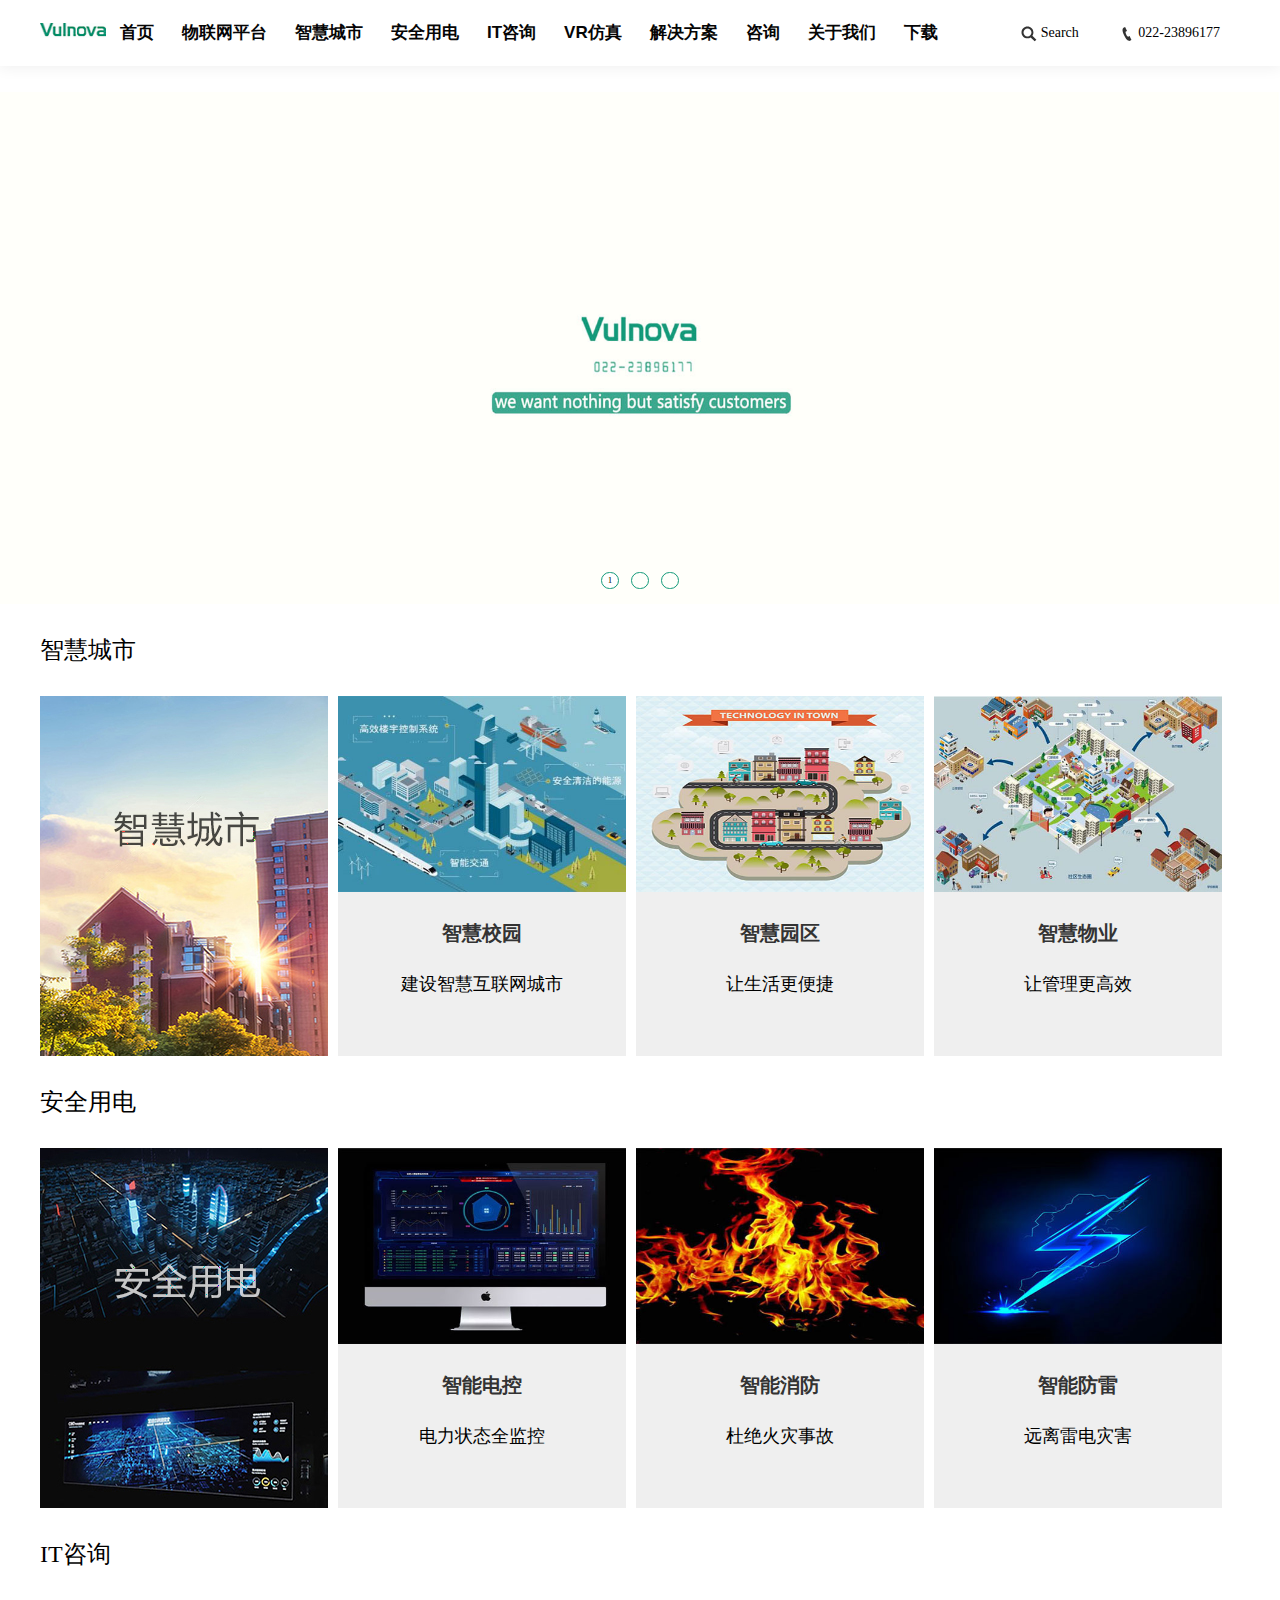
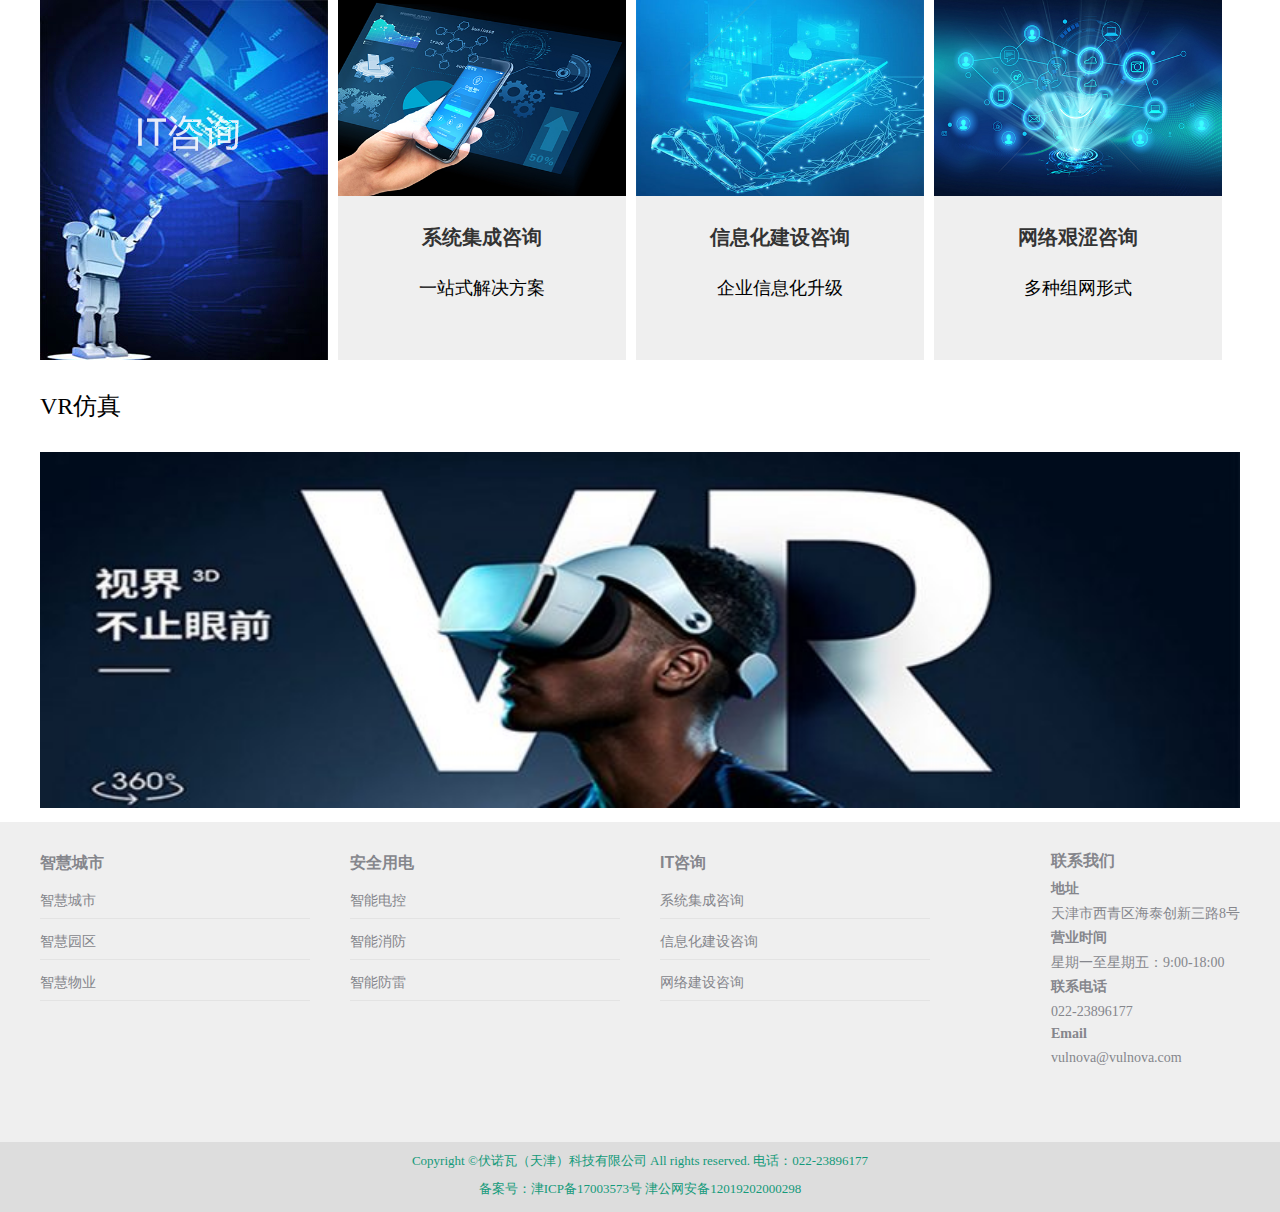
<file: index.html>
<!--
 * @Author: your name
 * @Date: 2020-04-24 15:02:17
 * @LastEditTime: 2020-04-27 15:13:42
 * @LastEditors: Please set LastEditors
 * @Description: In User Settings Edit
 * @FilePath: \vueCodee:\vulnova\index.html
 -->
<!DOCTYPE html>
<html lang="en">
<head>
    <meta charset="UTF-8">
    <meta name="viewport" content="width=device-width, initial-scale=1.0">
    <title>vulnova</title>
    <link rel="stylesheet" href="css/common.css">
    <link rel="stylesheet" href="css/index.css">
    <link rel="stylesheet" href="css/banner.css">
    <script src="js/jquery-1.12.2.js"></script>
    <script src="js/banner.js"></script>
    <script src="js/index.js"></script>
    <script>
        $(function () {
            //滚动条事件
            $(window).scroll(function () {
                console.log($(document).scrollTop());
               //判断向上卷曲出去的距离是否大于等于 应用类样式top的div的高度
                if($(document).scrollTop()>=66){
                    //获取导航栏的元素 .nav 脱离文档流
                    $(".nav").css("position","fixed").css("top",0);
                    $(".main").css("marginTop",$(".nav").height());
 
                }else{
                    $(".nav").css("position","static");
                    $(".main").css("marginTop",0);
                }
            });
        });
     </script>
</head>
<body>
    <!-- 头部 -->
    <div class="nav">
        <nav>
            <div class="header_logo">
                <a href="index.html">
                    <img src="img/logo.jpg" alt="" width="66px" height="15px" sizes="65px">
                </a>
            </div>
            <div class="head_list">
                <ul class="header_nav">
                    <li class="header_list">
                        <a href="index.html">首页</a>
                    </li>
                    <li class="header_list">
                        <a href="login.html">物联网平台</a>
                    </li>
                    <li class="header_list">
                        <a>智慧城市</a>
                        <ul class="city_list">
                            <li><a href="city.html">智慧城市</a></li>
                            <li><a href="school.html">智慧校区</a></li>
                            <li><a href="property.html">智慧物业</a></li>
                        </ul>
                    </li>
                    <li class="header_list">
                        <a>安全用电</a>
                        <ul class="city_list">
                            <li><a href="electronic_control.html">智能电控</a></li>
                            <li><a href="fire_control.html">智能消防</a></li>
                            <li><a href="lightning_protection.html">智能防雷</a></li>
                        </ul>
                    </li>
                    <li class="header_list">
                        <a>IT咨询</a>
                        <ul class="city_list">
                            <li><a href="it_consultation.html">系统集成咨询</a></li>
                            <li><a href="it_consultation.html">信息化建设咨询</a></li>
                            <li><a href="it_consultation.html">网络艰涩咨询</a></li>
                        </ul>
                    </li>
                    <li class="header_list">
                        <a href="index.html">VR仿真</a>
                    </li>
                    <li class="header_list">
                        <a>解决方案</a>
                        <ul class="city_list">
                            <li><a href="information_technology.html">信息化基础建设</a></li>
                            <li><a href="data_construction.html">数据中心建设</a></li>
                        </ul>
                    </li>
                    <li class="header_list">
                        <a href="index.html">咨询</a>
                    </li>
                    <li class="header_list">
                        <a>关于我们</a>
                        <ul class="city_list">
                            <li><a href="introduction.html">公司简介</a></li>
                            <li><a href="com_address.html">联系我们</a></li>
                            <li><a href="recruit.html">招贤纳士</a></li>
                        </ul>
                    </li>
                    <li class="header_list">
                        <a href="index.html">下载</a>
                    </li>
                </ul>
            </div>
            <div class="phone">
                <img src="img/phone.svg" alt="">
                        <span>022-23896177</span>
            </div>
            <div class="search">
                <img src="img/search.svg" alt="">
                <span>Search</span>
            </div>
            
            
        </nav>
    </div>
   
    <div class="main">
         <!-- 轮播图 -->
        <div class="frame">
            <div class="banners">
    
                <!--受保护块，不建议修改》》》-->
                <div class="click_left"><img class="get_height" onclick="banner_left_right('left')" src="img/banner_left.png"></div>
                <div class="click_right"><img onclick="banner_left_right('right')" src="img/banner_right.png"></div>
                <div class="number">
                    <div class="numbers"></div>
                    <div style="clear: both;"></div>
                </div>
                <!--《《《受保护块，不建议修改-->
    
                <!--onlick事件调用函数link(参数1，参数2)>>>参数1:跳转链接; 参数2:跳转方式（true:在新的窗口打开链接,false:在当前窗口打开链接）-->
                <div class="banner_img">
    
                    <!--在此位置内添加img标签即可>>>-->
                    <img class="banner_img1" src="img/1-1.jpg">
                    <img class="banner_img2" src="img/2-1.jpg">
                    <img class="banner_img3" src="img/3-2.jpg">
                    <!--<<<在此位置内添加img标签即可-->
                    
                </div>
    
                <!--此段代码不可移动位置-->
                <script type="text/javascript">
                    loads();
                </script>
                <!--此段代码不可移动位置-->
    
            </div>
        </div>
        <!-- 智慧城市 -->
        <div class="products">
            <div class="recom-hd">
				<h4>智慧城市</h4>
            </div>
            <div class="recom-bd">
                <div class="recom-list">
                    <img src="img/city.jpg" alt="" >
                </div>
                <div class="recom-list">
                    <img src="img/cs.jpg" alt="" width="288" height="196">
                    <h3><a href="#">智慧校园</a></h3>
                    <span>建设智慧互联网城市</span>
                </div>
                <div class="recom-list">
                    <img src="img/yq.jpg" alt="" width="288" height="196">
                    <h3><a href="#">智慧园区</a></h3>
                    <span>让生活更便捷</span>
                </div>
                <div class="recom-list">
                    <img src="img/wy.jpg" alt="" width="288" height="196">
                    <h3><a href="#">智慧物业</a></h3>
                    <span>让管理更高效</span>
                </div>
            </div>
            
        </div>
        <!-- 安全用电 -->
        <div class="products">
            <div class="recom-hd">
				<h4>安全用电</h4>
            </div>
            <div class="recom-bd">
                <div class="recom-list">
                    <img src="img/aq.jpg" alt="" >
                </div>
                <div class="recom-list">
                    <img src="img/dk.jpg" alt="" width="288" height="196">
                    <h3><a href="#">智能电控</a></h3>
                    <span>电力状态全监控</span>
                </div>
                <div class="recom-list">
                    <img src="img/xf.jpg" alt="" width="288" height="196">
                    <h3><a href="#">智能消防</a></h3>
                    <span>杜绝火灾事故</span>
                </div>
                <div class="recom-list">
                    <img src="img/fl.jpg" alt="" width="288" height="196">
                    <h3><a href="#">智能防雷</a></h3>
                    <span>远离雷电灾害</span>
                </div>
            </div>
            
        </div>
        <!-- IT咨询 -->
        <div class="products">
            <div class="recom-hd">
				<h4>IT咨询</h4>
            </div>
            <div class="recom-bd">
                <div class="recom-list">
                    <img src="img/it.jpg" alt="" >
                </div>
                <div class="recom-list">
                    <img src="img/jc.jpg" alt="" width="288" height="196">
                    <h3><a href="#">系统集成咨询</a></h3>
                    <span>一站式解决方案</span>
                </div>
                <div class="recom-list">
                    <img src="img/101.jpg" alt="" width="288" height="196">
                    <h3><a href="#">信息化建设咨询</a></h3>
                    <span>企业信息化升级</span>
                </div>
                <div class="recom-list">
                    <img src="img/102.jpg" alt="" width="288" height="196">
                    <h3><a href="#">网络艰涩咨询</a></h3>
                    <span>多种组网形式</span>
                </div>
            </div>
            
        </div>
        <!-- VR仿真 -->
        <div class="products">
            <div class="recom-hd">
				<h4>VR仿真</h4>
            </div>
            <div class="recom-bd">
                <img src="img/VR1-768x228.jpg" alt="" width="1200" >
            </div>
            
        </div>
        <footer>
            <div class="footer-in">
				<div class="footer-l">
					<dl>
						<dt>智慧城市</dt>
						<dd><a href="#">智慧城市</a></dd>
						<dd><a href="#">智慧园区</a></dd>
						<dd><a href="#">智慧物业</a></dd>
					</dl>
					<dl>
						<dt>安全用电</dt>
						<dd><a href="#">智能电控</a></dd>
						<dd><a href="#">智能消防</a></dd>
						<dd><a href="#">智能防雷</a></dd>
					</dl>
					<dl>
						<dt>IT咨询</dt>
						<dd><a href="#">系统集成咨询</a></dd>
						<dd><a href="#">信息化建设咨询</a></dd>
						<dd><a href="#">网络建设咨询</a></dd>
                    </dl>
                </div>
                <div class="footer-r">
                    <h4>联系我们</h4>
                    <p>地址</p>
                    <span>天津市西青区海泰创新三路8号</span>
                    <p>营业时间</p>
                    <span>星期一至星期五：9:00-18:00</span>
                    <p>联系电话</p>
                    <span>022-23896177</span>
                    <p>Email</p>
                    <span>vulnova@vulnova.com</span>
                </div>
            </div>
            <div class="footer-on">
                <p>Copyright ©伏诺瓦（天津）科技有限公司 All rights reserved. 电话：022-23896177</p>
                <p>备案号：津ICP备17003573号 津公网安备12019202000298</p>
            </div>
		</footer>
        </footer>
    </div>
    
    
</body>
</html>
</file>
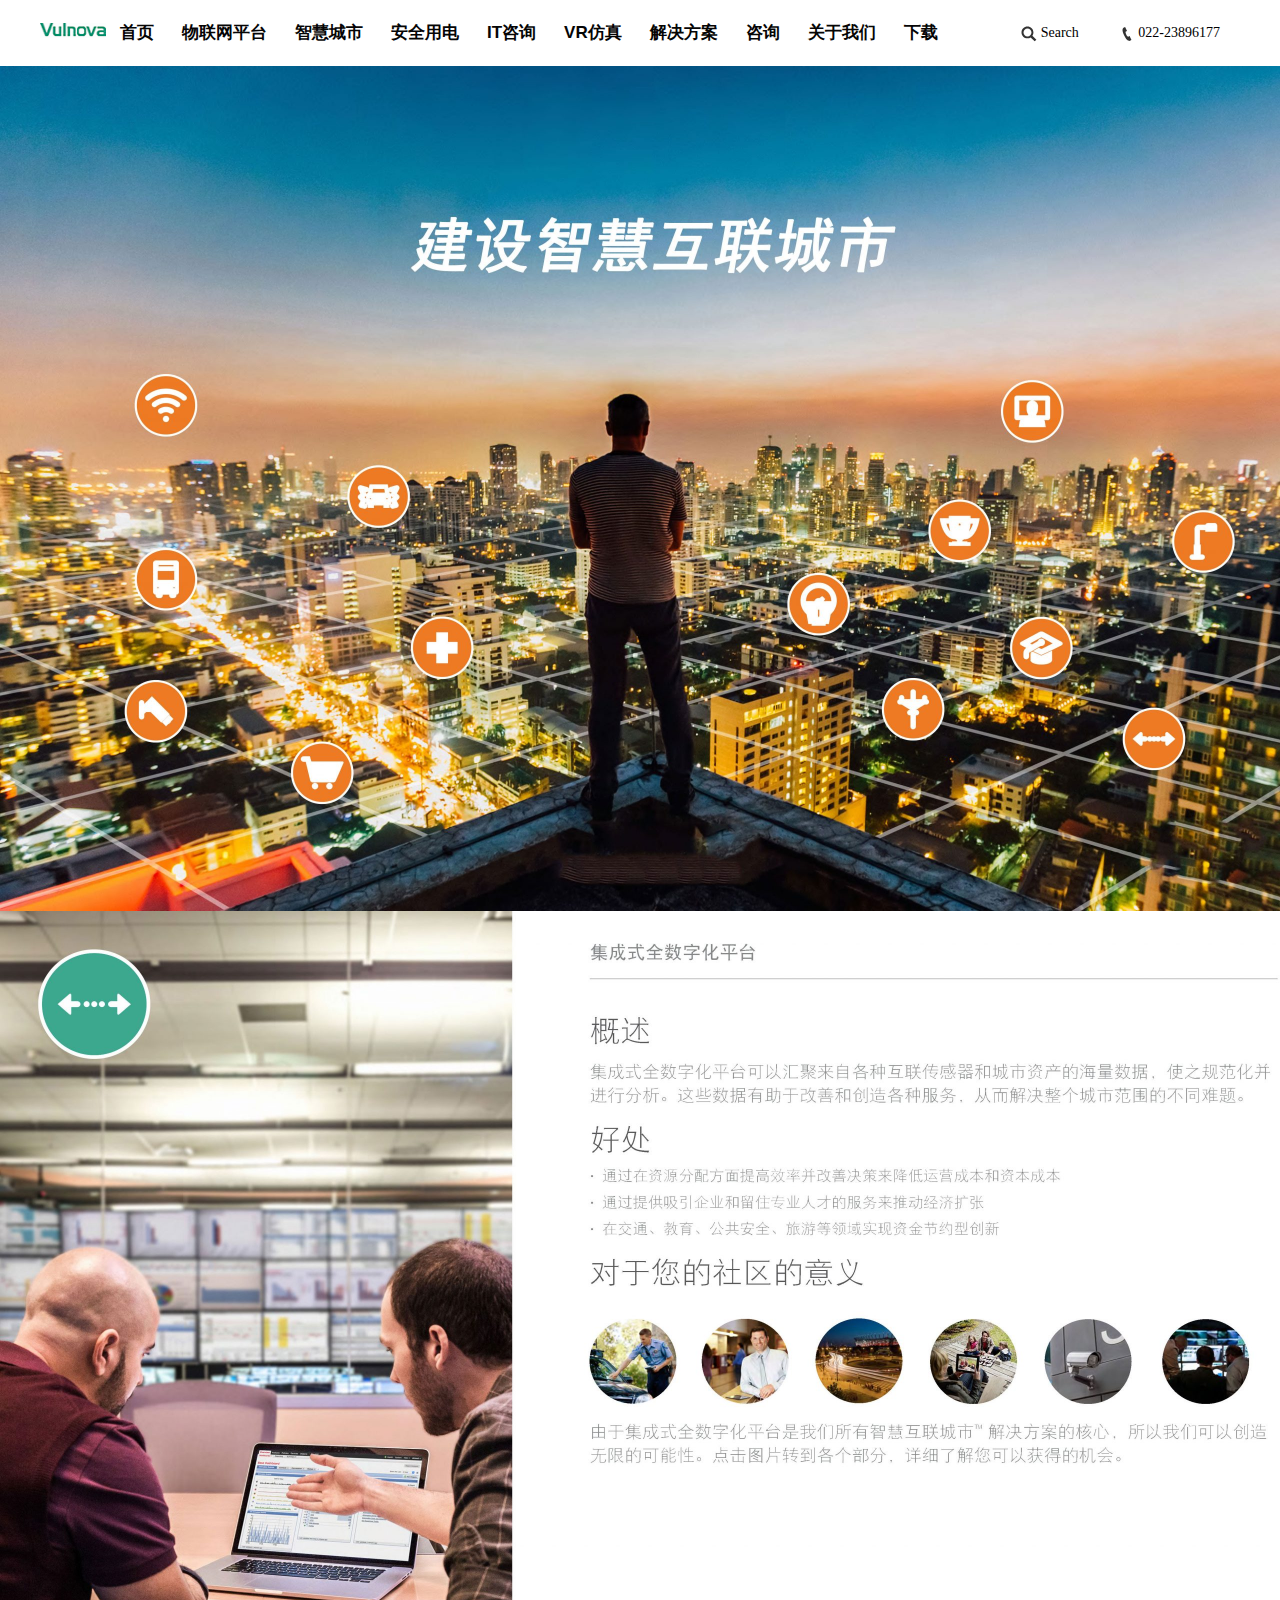
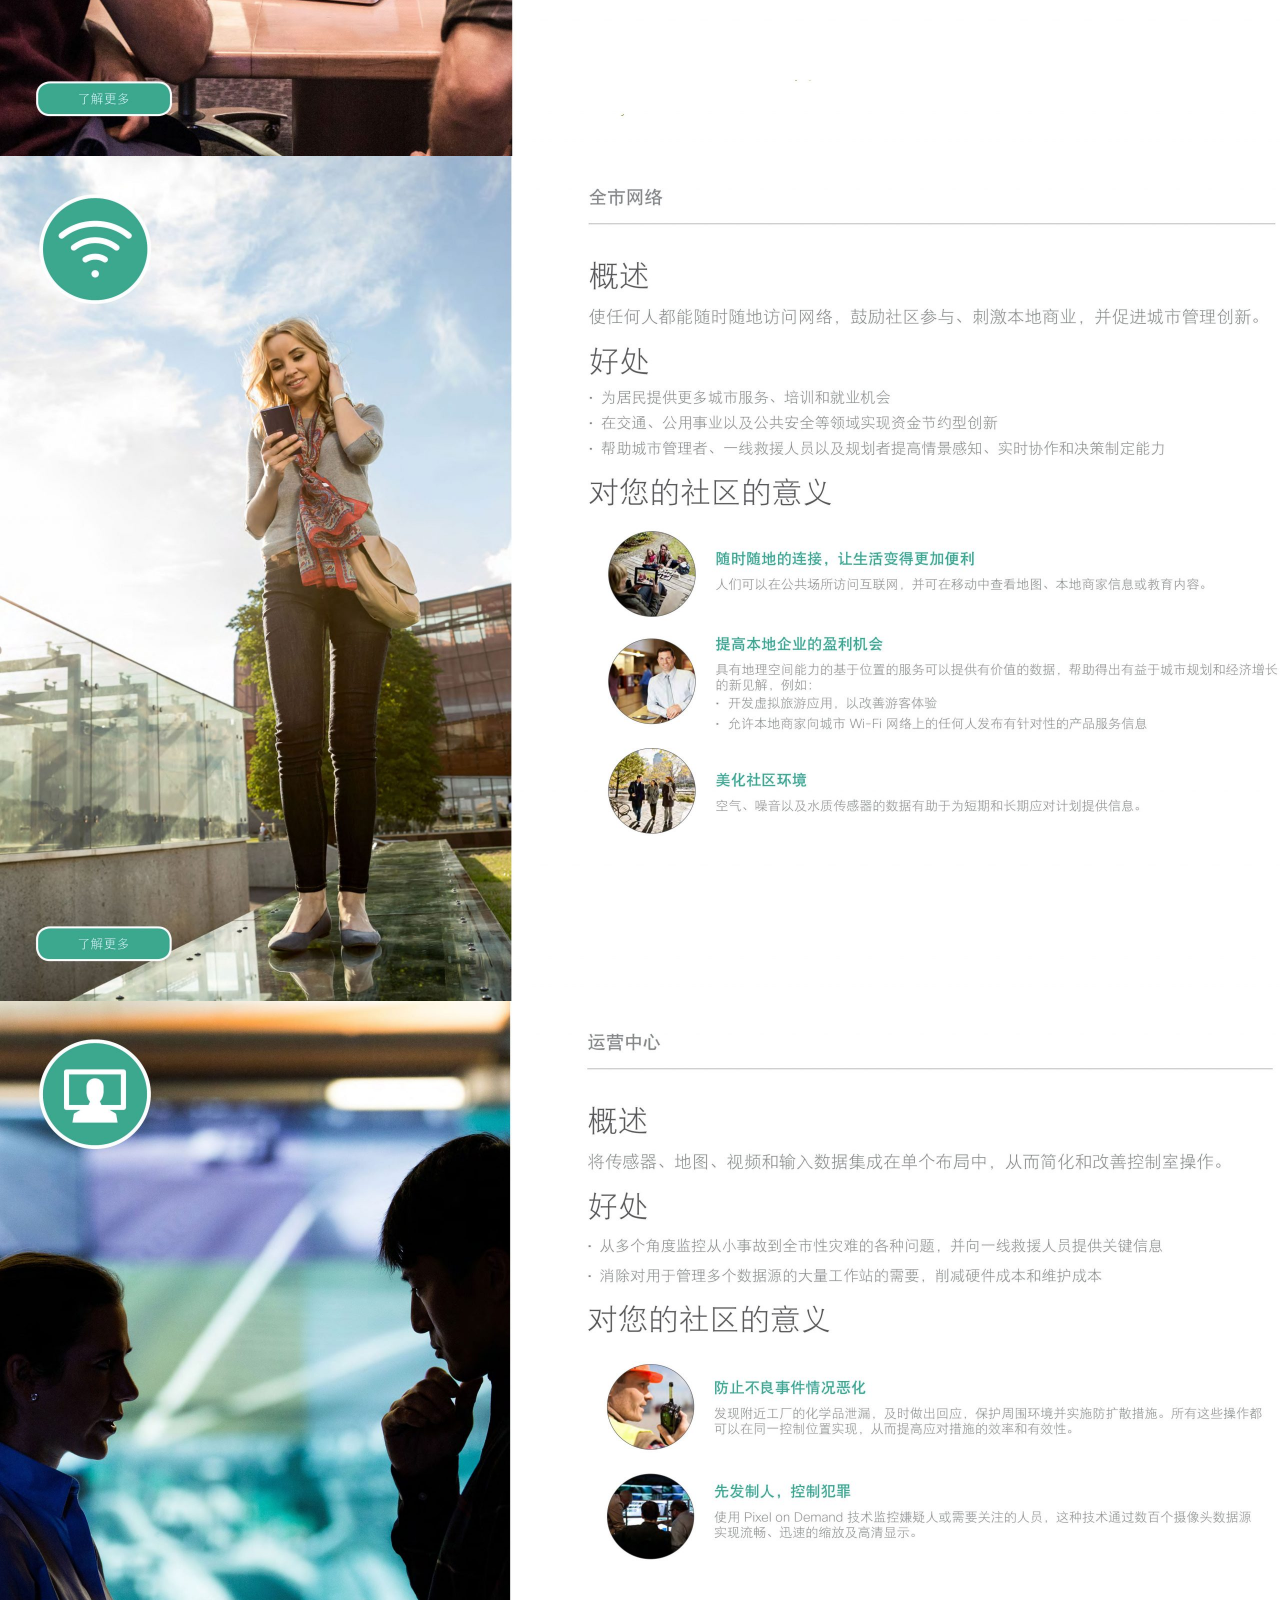
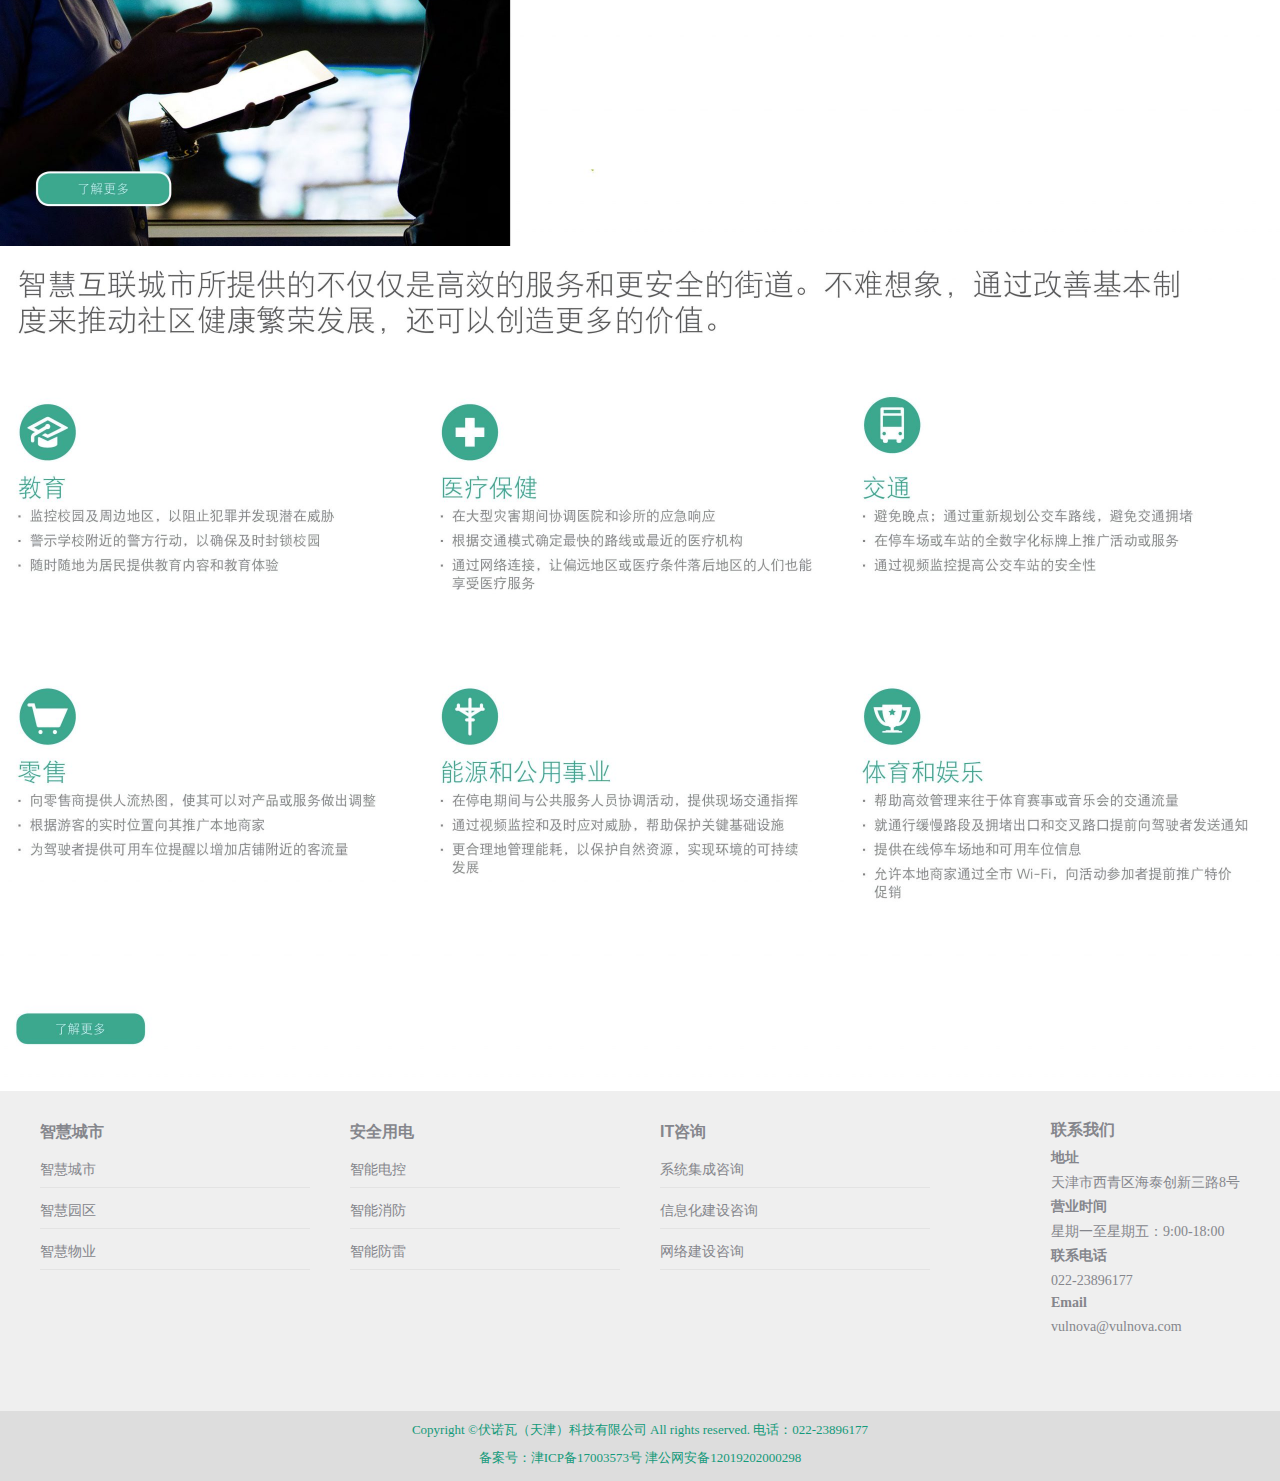
<file: city.html>
<!--
 * @Author: your name
 * @Date: 2020-04-27 10:21:10
 * @LastEditTime: 2020-04-27 15:15:49
 * @LastEditors: Please set LastEditors
 * @Description: In User Settings Edit
 * @FilePath: \vueCodee:\vulnova\city.html
 -->
 <!DOCTYPE html>
<html lang="en">
<head>
    <meta charset="UTF-8">
    <meta name="viewport" content="width=device-width, initial-scale=1.0">
    <title>vulnova</title>
    <link rel="stylesheet" href="css/common.css">
    <link rel="stylesheet" href="css/index.css">
    <link rel="stylesheet" href="css/banner.css">
    <script src="js/jquery-1.12.2.js"></script>
    <script src="js/banner.js"></script>
    <script src="js/index.js"></script>
    <script>
        $(function () {
            //滚动条事件
            $(window).scroll(function () {
                console.log($(document).scrollTop());
               //判断向上卷曲出去的距离是否大于等于 应用类样式top的div的高度
                if($(document).scrollTop()>=66){
                    //获取导航栏的元素 .nav 脱离文档流
                    $(".nav").css("position","fixed").css("top",0);
                    $(".main").css("marginTop",$(".nav").height());
 
                }else{
                    $(".nav").css("position","static");
                    $(".main").css("marginTop",0);
                }
            });
        });
     </script>
</head>
<body>
    <!-- 头部 -->
    <div class="nav">
        <nav>
            <div class="header_logo">
                <a href="index.html">
                    <img src="img/logo.jpg" alt="" width="66px" height="15px" sizes="65px">
                </a>
            </div>
            <div class="head_list">
                <ul class="header_nav">
                    <li class="header_list">
                        <a href="index.html">首页</a>
                    </li>
                    <li class="header_list">
                        <a href="login.html">物联网平台</a>
                    </li>
                    <li class="header_list">
                        <a>智慧城市</a>
                        <ul class="city_list">
                            <li><a href="city.html">智慧城市</a></li>
                            <li><a href="school.html">智慧校区</a></li>
                            <li><a href="property.html">智慧物业</a></li>
                        </ul>
                    </li>
                    <li class="header_list">
                        <a>安全用电</a>
                        <ul class="city_list">
                            <li><a href="electronic_control.html">智能电控</a></li>
                            <li><a href="fire_control.html">智能消防</a></li>
                            <li><a href="lightning_protection.html">智能防雷</a></li>
                        </ul>
                    </li>
                    <li class="header_list">
                        <a>IT咨询</a>
                        <ul class="city_list">
                            <li><a href="it_consultation.html">系统集成咨询</a></li>
                            <li><a href="it_consultation.html">信息化建设咨询</a></li>
                            <li><a href="it_consultation.html">网络艰涩咨询</a></li>
                        </ul>
                    </li>
                    <li class="header_list">
                        <a href="index.html">VR仿真</a>
                    </li>
                    <li class="header_list">
                        <a>解决方案</a>
                        <ul class="city_list">
                            <li><a href="information_technology.html">信息化基础建设</a></li>
                            <li><a href="data_construction.html">数据中心建设</a></li>
                        </ul>
                    </li>
                    <li class="header_list">
                        <a href="index.html">咨询</a>
                    </li>
                    <li class="header_list">
                        <a>关于我们</a>
                        <ul class="city_list">
                            <li><a href="introduction.html">公司简介</a></li>
                            <li><a href="com_address.html">联系我们</a></li>
                            <li><a href="recruit.html">招贤纳士</a></li>
                        </ul>
                    </li>
                    <li class="header_list">
                        <a href="index.html">下载</a>
                    </li>
                </ul>
            </div>
            <div class="phone">
                <img src="img/phone.svg" alt="">
                        <span>022-23896177</span>
            </div>
            <div class="search">
                <img src="img/search.svg" alt="">
                <span>Search</span>
            </div>
            
            
        </nav>
    </div>
   
    <div class="main">
        <div  style="font-size:0;">
            <img src="img/1-scaled.jpg" alt="" width="100%">
        </div>
        <div  style="font-size:0;">
            <img src="img/2-scaled.jpg" alt="" width="100%">
        </div>
        <div  style="font-size:0;">
            <img src="img/3-scaled.jpg" alt="" width="100%">
        </div>
        <div  style="font-size:0;">
            <img src="img/4-scaled.jpg" alt="" width="100%">
        </div>
        <div  style="font-size:0;">
            <img src="img/5-scaled.jpg" alt="" width="100%">
        </div>
        <footer>
            <div class="footer-in">
				<div class="footer-l">
					<dl>
						<dt>智慧城市</dt>
						<dd><a href="#">智慧城市</a></dd>
						<dd><a href="#">智慧园区</a></dd>
						<dd><a href="#">智慧物业</a></dd>
					</dl>
					<dl>
						<dt>安全用电</dt>
						<dd><a href="#">智能电控</a></dd>
						<dd><a href="#">智能消防</a></dd>
						<dd><a href="#">智能防雷</a></dd>
					</dl>
					<dl>
						<dt>IT咨询</dt>
						<dd><a href="#">系统集成咨询</a></dd>
						<dd><a href="#">信息化建设咨询</a></dd>
						<dd><a href="#">网络建设咨询</a></dd>
                    </dl>
                </div>
                <div class="footer-r">
                    <h4>联系我们</h4>
                    <p>地址</p>
                    <span>天津市西青区海泰创新三路8号</span>
                    <p>营业时间</p>
                    <span>星期一至星期五：9:00-18:00</span>
                    <p>联系电话</p>
                    <span>022-23896177</span>
                    <p>Email</p>
                    <span>vulnova@vulnova.com</span>
                </div>
            </div>
            <div class="footer-on">
                <p>Copyright ©伏诺瓦（天津）科技有限公司 All rights reserved. 电话：022-23896177</p>
                <p>备案号：津ICP备17003573号 津公网安备12019202000298</p>
            </div>
		</footer>
        </footer>
    </div>
    
    
</body>
</html>
</file>
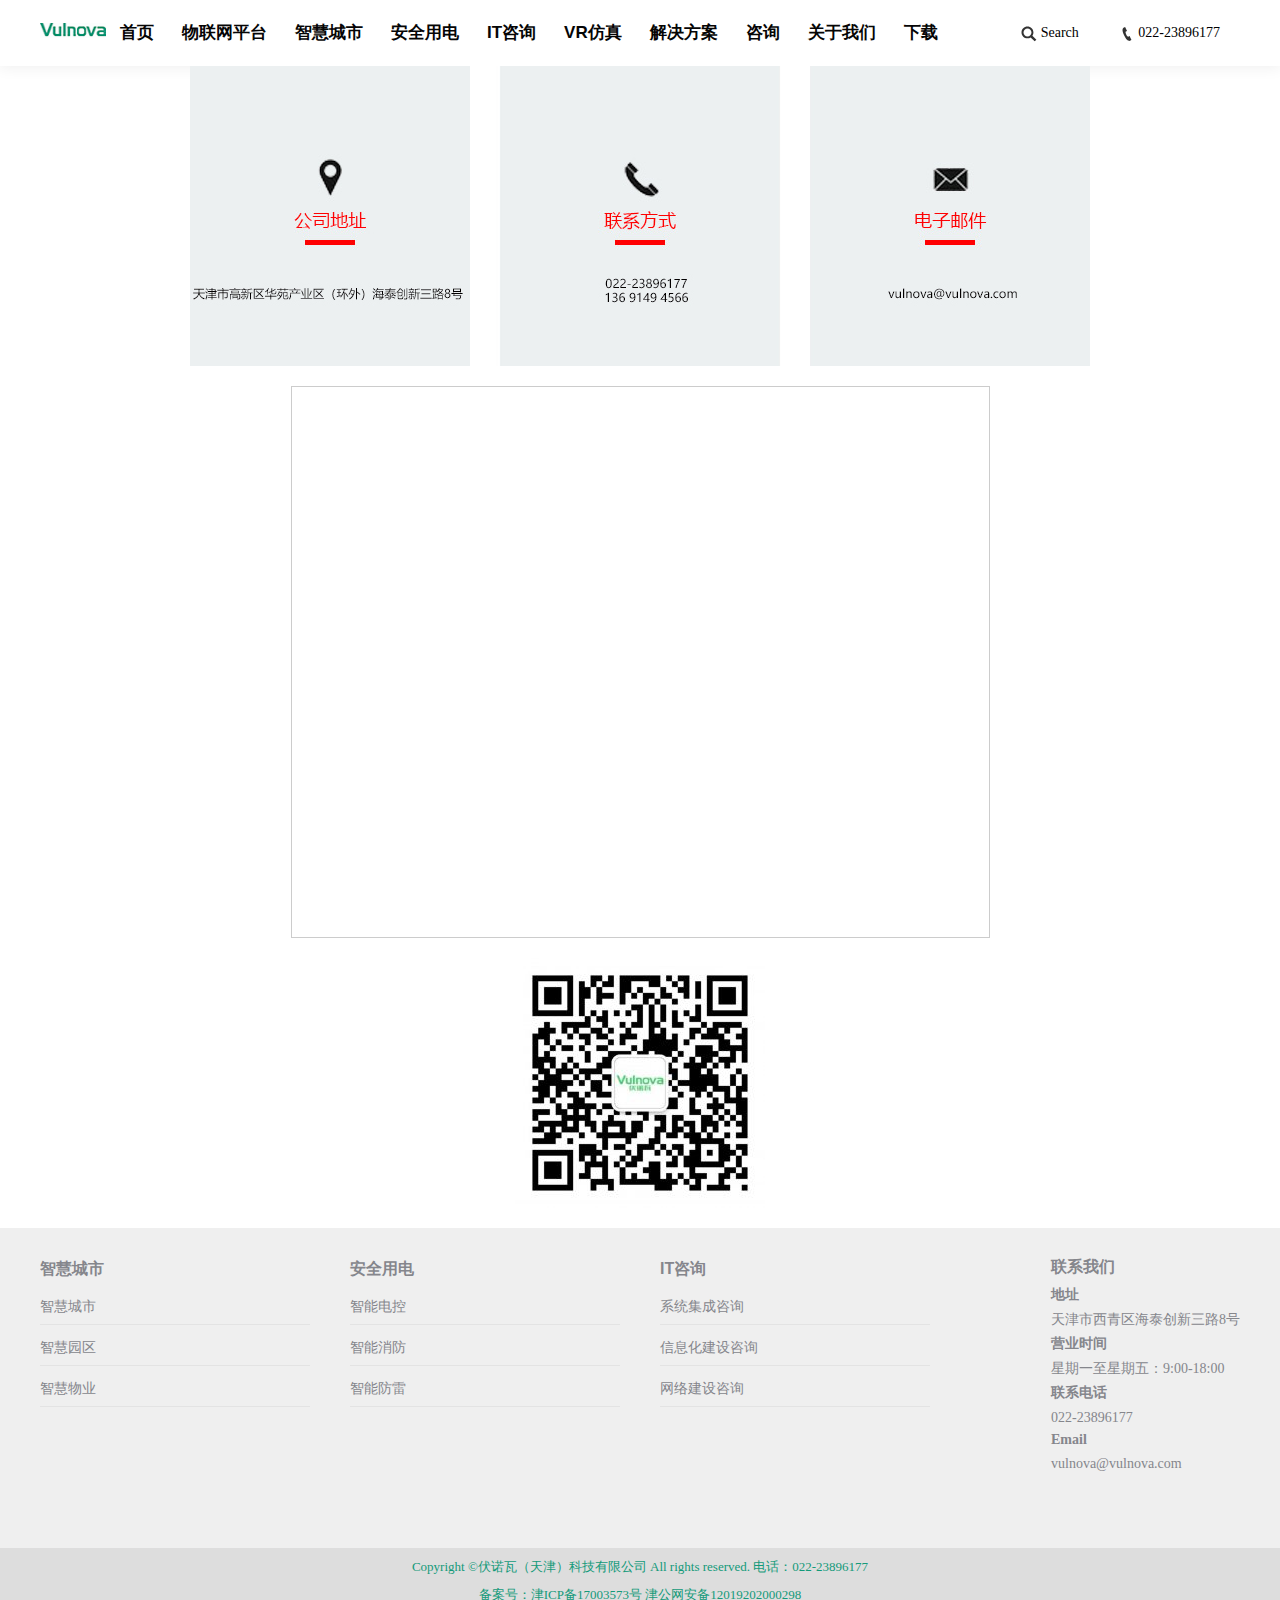
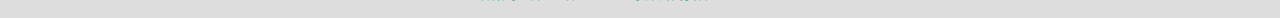
<file: com_address.html>
<!--
 * @Author: your name
 * @Date: 2020-04-27 14:41:29
 * @LastEditTime: 2020-04-27 15:15:57
 * @LastEditors: Please set LastEditors
 * @Description: In User Settings Edit
 * @FilePath: \vueCodee:\vulnova\com_address.html
 -->
 <!DOCTYPE html>
<html lang="en">
<head>
    <meta charset="UTF-8">
    <meta name="viewport" content="width=device-width, initial-scale=1.0">
    <title>vulnova</title>
    <link rel="stylesheet" href="css/common.css">
    <link rel="stylesheet" href="css/index.css">
    <link rel="stylesheet" href="css/banner.css">
    <style type="text/css">
        html,body{margin:0;padding:0;}
        .iw_poi_title {color:#CC5522;font-size:14px;font-weight:bold;overflow:hidden;padding-right:13px;white-space:nowrap}
        .iw_poi_content {font:12px arial,sans-serif;overflow:visible;padding-top:4px;white-space:-moz-pre-wrap;word-wrap:break-word}
    </style>
    <script type="text/javascript" src="http://api.map.baidu.com/api?key=&v=1.1&services=true"></script>
    <script src="js/jquery-1.12.2.js"></script>
    <script src="js/banner.js"></script>
    <script src="js/index.js"></script>
    <script>
        $(function () {
            //滚动条事件
            $(window).scroll(function () {
                console.log($(document).scrollTop());
               //判断向上卷曲出去的距离是否大于等于 应用类样式top的div的高度
                if($(document).scrollTop()>=66){
                    //获取导航栏的元素 .nav 脱离文档流
                    $(".nav").css("position","fixed").css("top",0);
                    $(".main").css("marginTop",$(".nav").height());
 
                }else{
                    $(".nav").css("position","static");
                    $(".main").css("marginTop",0);
                }
            });
        });
     </script>
</head>
<body>
    <!-- 头部 -->
    <div class="nav">
        <nav>
            <div class="header_logo">
                <a href="index.html">
                    <img src="img/logo.jpg" alt="" width="66px" height="15px" sizes="65px">
                </a>
            </div>
            <div class="head_list">
                <ul class="header_nav">
                    <li class="header_list">
                        <a href="index.html">首页</a>
                    </li>
                    <li class="header_list">
                        <a href="login.html">物联网平台</a>
                    </li>
                    <li class="header_list">
                        <a>智慧城市</a>
                        <ul class="city_list">
                            <li><a href="city.html">智慧城市</a></li>
                            <li><a href="school.html">智慧校区</a></li>
                            <li><a href="property.html">智慧物业</a></li>
                        </ul>
                    </li>
                    <li class="header_list">
                        <a>安全用电</a>
                        <ul class="city_list">
                            <li><a href="electronic_control.html">智能电控</a></li>
                            <li><a href="fire_control.html">智能消防</a></li>
                            <li><a href="lightning_protection.html">智能防雷</a></li>
                        </ul>
                    </li>
                    <li class="header_list">
                        <a>IT咨询</a>
                        <ul class="city_list">
                            <li><a href="it_consultation.html">系统集成咨询</a></li>
                            <li><a href="it_consultation.html">信息化建设咨询</a></li>
                            <li><a href="it_consultation.html">网络艰涩咨询</a></li>
                        </ul>
                    </li>
                    <li class="header_list">
                        <a href="index.html">VR仿真</a>
                    </li>
                    <li class="header_list">
                        <a>解决方案</a>
                        <ul class="city_list">
                            <li><a href="information_technology.html">信息化基础建设</a></li>
                            <li><a href="data_construction.html">数据中心建设</a></li>
                        </ul>
                    </li>
                    <li class="header_list">
                        <a href="index.html">咨询</a>
                    </li>
                    <li class="header_list">
                        <a>关于我们</a>
                        <ul class="city_list">
                            <li><a href="introduction.html">公司简介</a></li>
                            <li><a href="com_address.html">联系我们</a></li>
                            <li><a href="recruit.html">招贤纳士</a></li>
                        </ul>
                    </li>
                    <li class="header_list">
                        <a href="index.html">下载</a>
                    </li>
                </ul>
            </div>
            <div class="phone">
                <img src="img/phone.svg" alt="">
                        <span>022-23896177</span>
            </div>
            <div class="search">
                <img src="img/search.svg" alt="">
                <span>Search</span>
            </div>
            
            
        </nav>
    </div>
   
    <div class="main">
        <div  style="font-size:0;margin: 0 auto;width: 900px;">
            <img src="img/222.jpg" alt="" width="100%">
        </div>
        <div style="width:697px;height:550px;border:#ccc solid 1px;margin: 20px auto;" id="dituContent"></div>
        <div  style="font-size:0;margin: 20px auto;width: 250px;">
            <img src="img/ewm.jpg" alt="" >
        </div>
        <footer>
            <div class="footer-in">
				<div class="footer-l">
					<dl>
						<dt>智慧城市</dt>
						<dd><a href="#">智慧城市</a></dd>
						<dd><a href="#">智慧园区</a></dd>
						<dd><a href="#">智慧物业</a></dd>
					</dl>
					<dl>
						<dt>安全用电</dt>
						<dd><a href="#">智能电控</a></dd>
						<dd><a href="#">智能消防</a></dd>
						<dd><a href="#">智能防雷</a></dd>
					</dl>
					<dl>
						<dt>IT咨询</dt>
						<dd><a href="#">系统集成咨询</a></dd>
						<dd><a href="#">信息化建设咨询</a></dd>
						<dd><a href="#">网络建设咨询</a></dd>
                    </dl>
                </div>
                <div class="footer-r">
                    <h4>联系我们</h4>
                    <p>地址</p>
                    <span>天津市西青区海泰创新三路8号</span>
                    <p>营业时间</p>
                    <span>星期一至星期五：9:00-18:00</span>
                    <p>联系电话</p>
                    <span>022-23896177</span>
                    <p>Email</p>
                    <span>vulnova@vulnova.com</span>
                </div>
            </div>
            <div class="footer-on">
                <p>Copyright ©伏诺瓦（天津）科技有限公司 All rights reserved. 电话：022-23896177</p>
                <p>备案号：津ICP备17003573号 津公网安备12019202000298</p>
            </div>
		</footer>
        </footer>
    </div>
    <script type="text/javascript">
        //创建和初始化地图函数：
        function initMap(){
            createMap();//创建地图
            setMapEvent();//设置地图事件
            addMapControl();//向地图添加控件
        }
        
        //创建地图函数：
        function createMap(){
            var map = new BMap.Map("dituContent");//在百度地图容器中创建一个地图
            var point = new BMap.Point(117.080574,39.082845);//定义一个中心点坐标
            map.centerAndZoom(point,18);//设定地图的中心点和坐标并将地图显示在地图容器中
            window.map = map;//将map变量存储在全局
        }
        
        //地图事件设置函数：
        function setMapEvent(){
            map.enableDragging();//启用地图拖拽事件，默认启用(可不写)
            map.enableScrollWheelZoom();//启用地图滚轮放大缩小
            map.enableDoubleClickZoom();//启用鼠标双击放大，默认启用(可不写)
            map.enableKeyboard();//启用键盘上下左右键移动地图
        }
        
        //地图控件添加函数：
        function addMapControl(){
            //向地图中添加缩放控件
        var ctrl_nav = new BMap.NavigationControl({anchor:BMAP_ANCHOR_TOP_LEFT,type:BMAP_NAVIGATION_CONTROL_LARGE});
        map.addControl(ctrl_nav);
            //向地图中添加缩略图控件
        var ctrl_ove = new BMap.OverviewMapControl({anchor:BMAP_ANCHOR_BOTTOM_RIGHT,isOpen:1});
        map.addControl(ctrl_ove);
            //向地图中添加比例尺控件
        var ctrl_sca = new BMap.ScaleControl({anchor:BMAP_ANCHOR_BOTTOM_LEFT});
        map.addControl(ctrl_sca);
        }
        
        
        initMap();//创建和初始化地图
    </script>
    
</body>
</html>
</file>
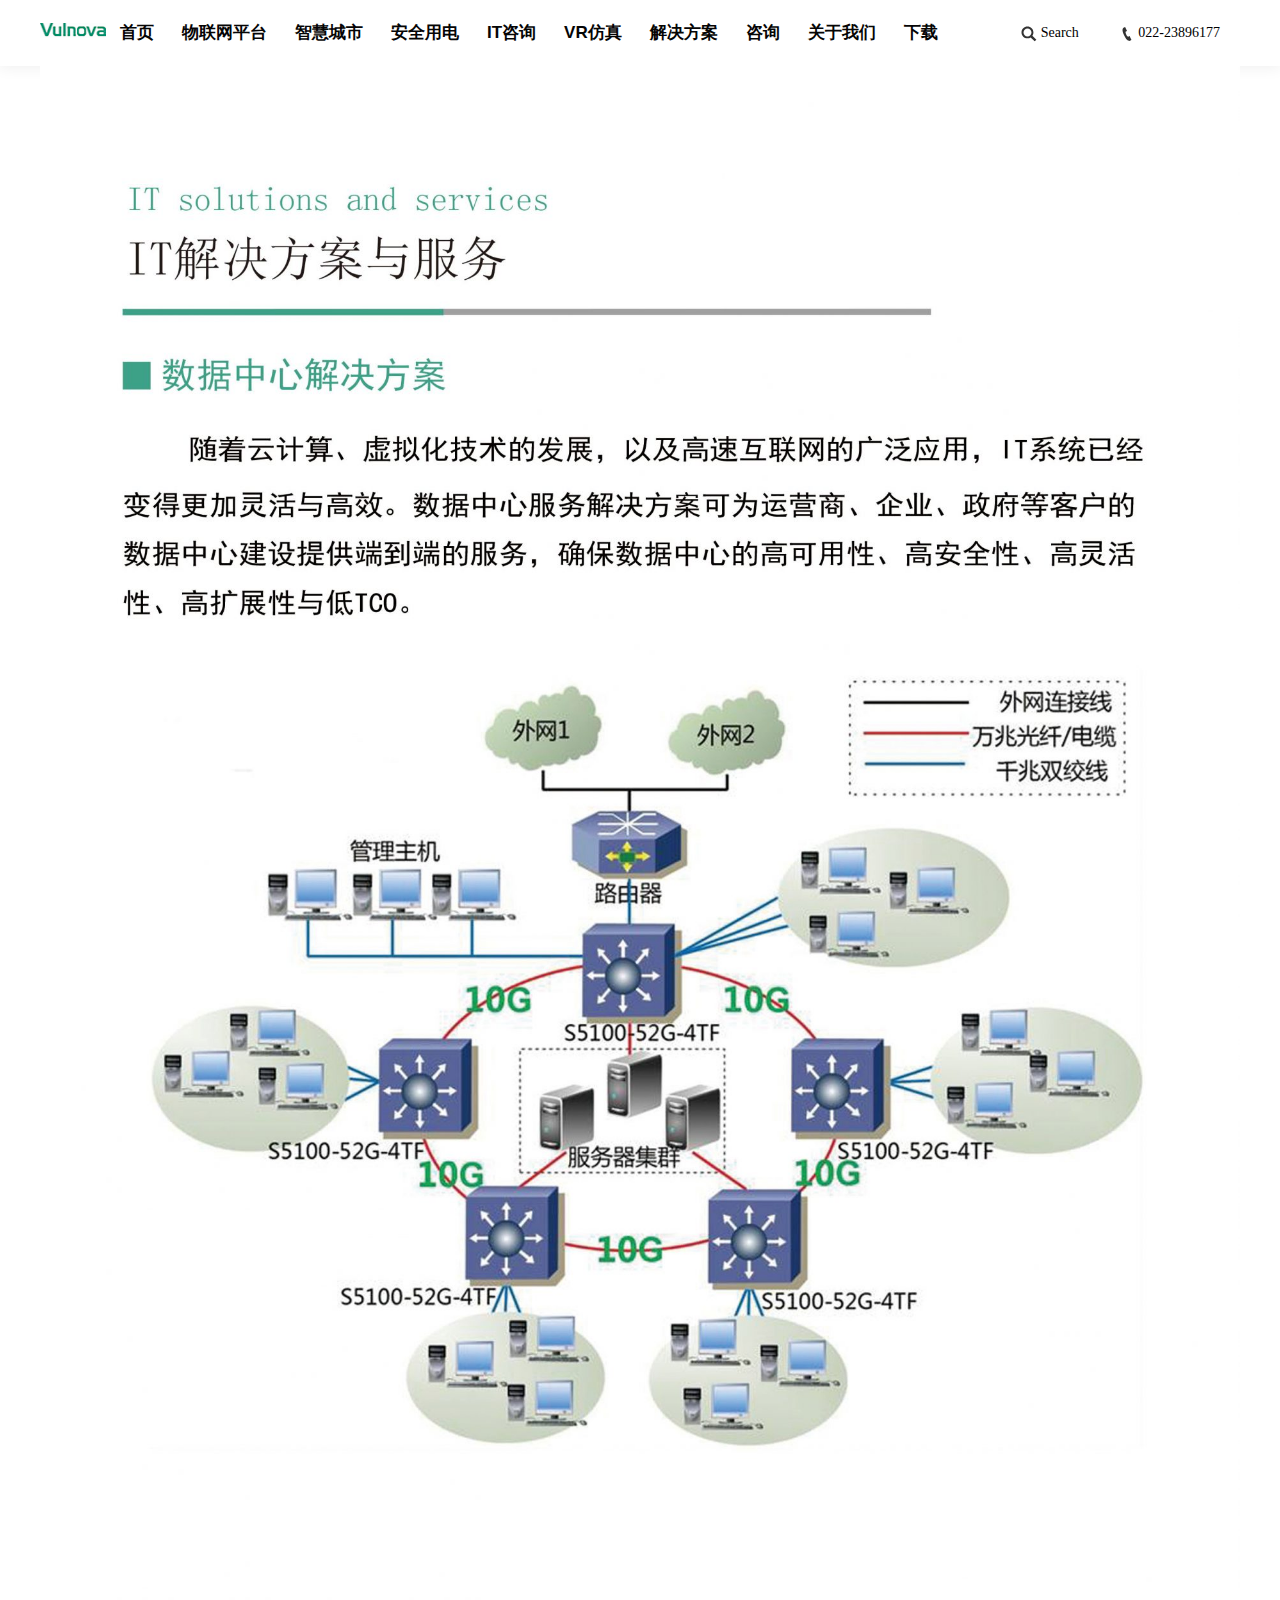
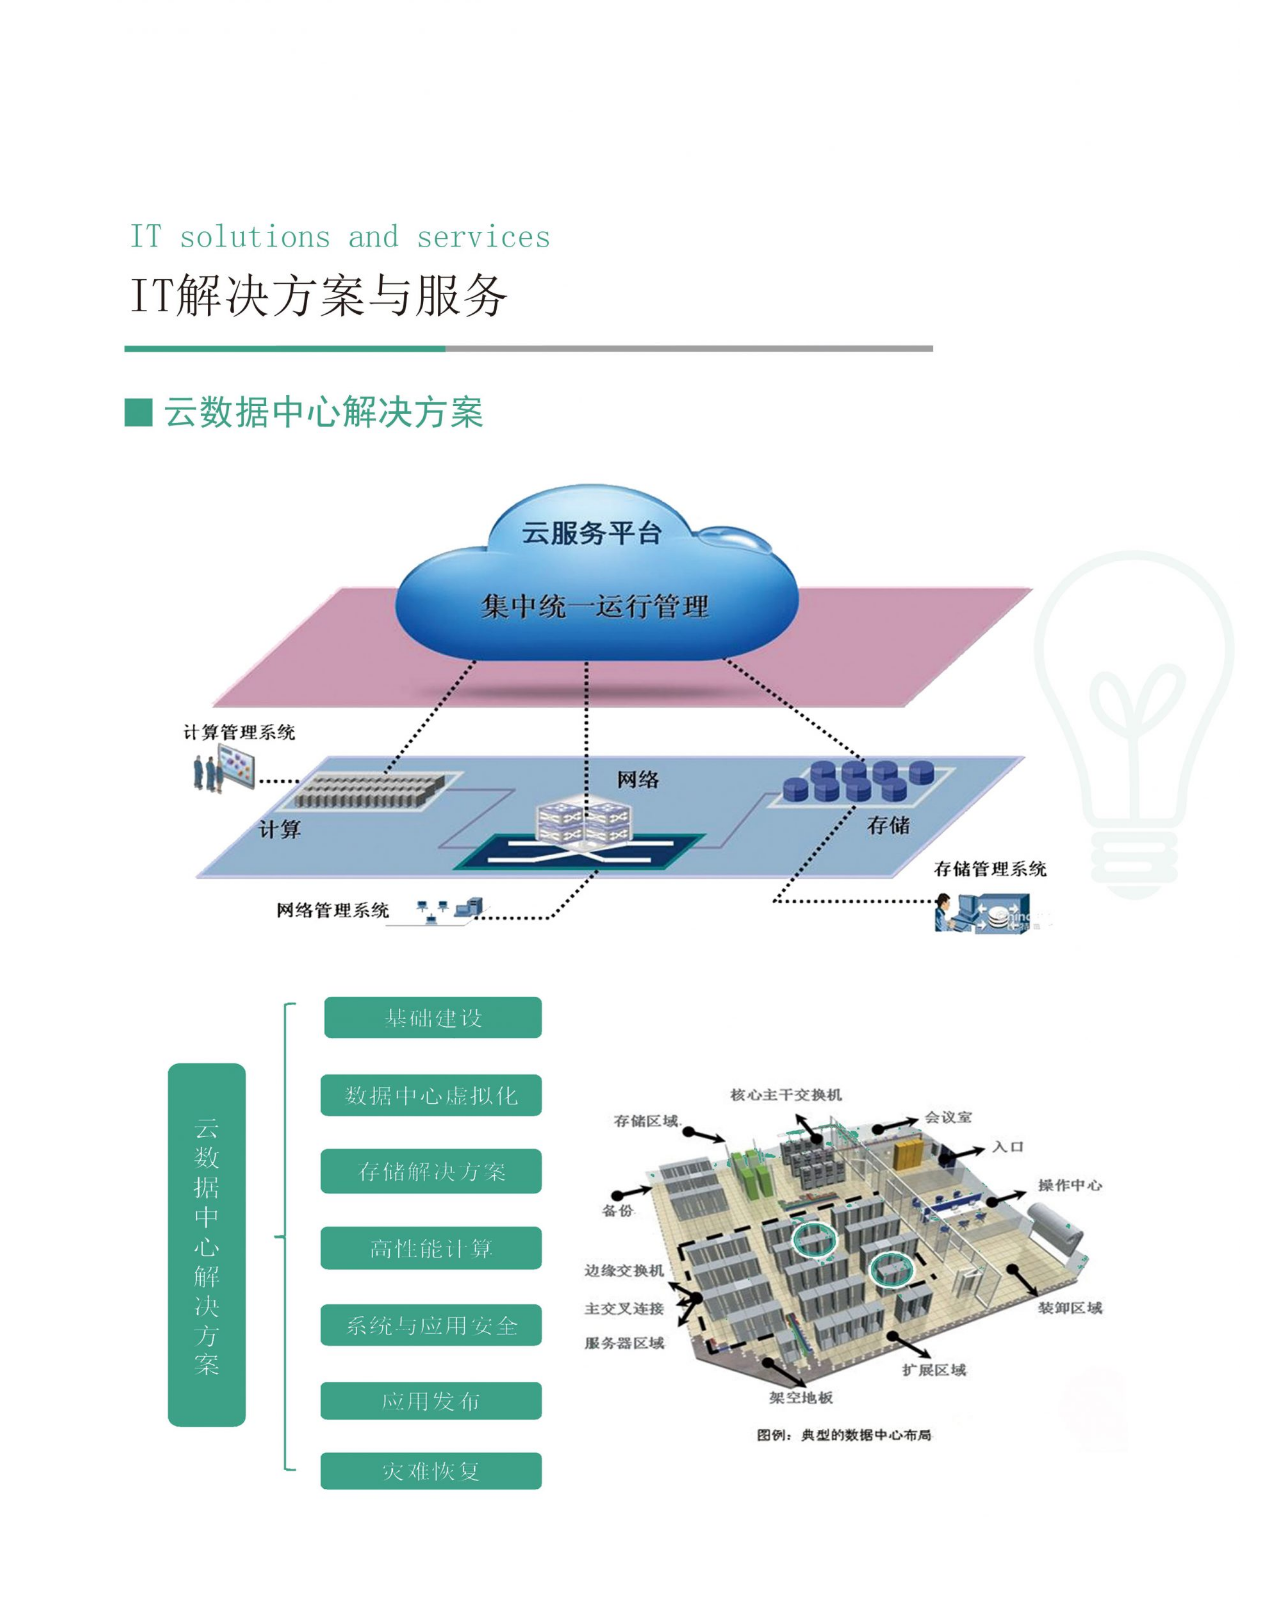
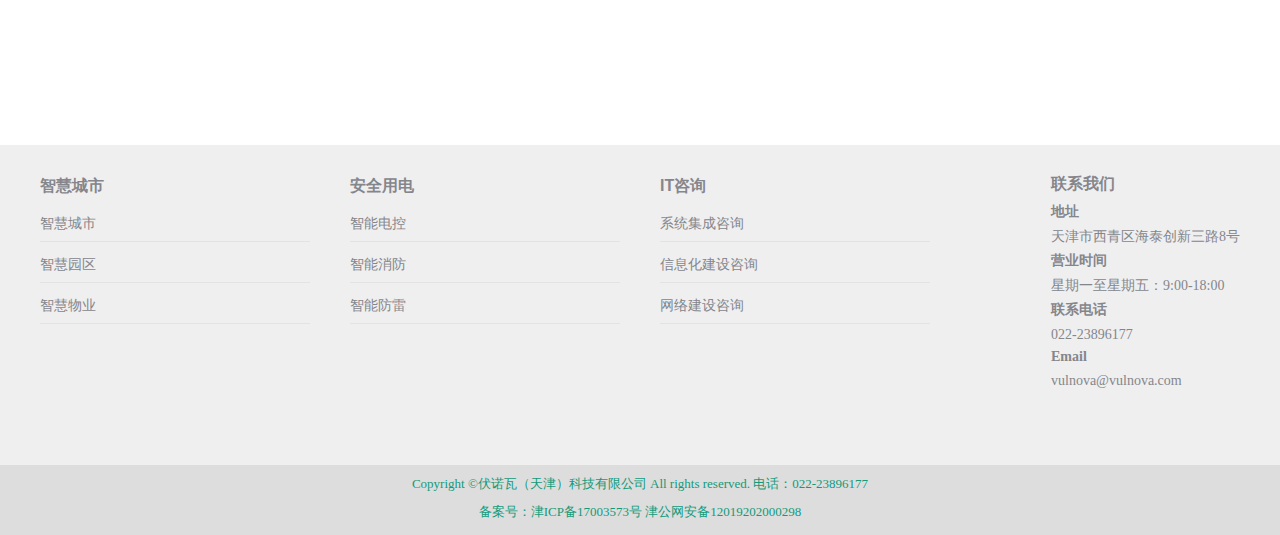
<file: data_construction.html>
<!--
 * @Author: your name
 * @Date: 2020-04-27 14:27:33
 * @LastEditTime: 2020-04-27 15:10:19
 * @LastEditors: Please set LastEditors
 * @Description: In User Settings Edit
 * @FilePath: \vueCodee:\vulnova\data_construction.html
 -->
 <!DOCTYPE html>
<html lang="en">
<head>
    <meta charset="UTF-8">
    <meta name="viewport" content="width=device-width, initial-scale=1.0">
    <title>vulnova</title>
    <link rel="stylesheet" href="css/common.css">
    <link rel="stylesheet" href="css/index.css">
    <link rel="stylesheet" href="css/banner.css">
    <script src="js/jquery-1.12.2.js"></script>
    <script src="js/banner.js"></script>
    <script src="js/index.js"></script>
    <script>
        $(function () {
            //滚动条事件
            $(window).scroll(function () {
                console.log($(document).scrollTop());
               //判断向上卷曲出去的距离是否大于等于 应用类样式top的div的高度
                if($(document).scrollTop()>=66){
                    //获取导航栏的元素 .nav 脱离文档流
                    $(".nav").css("position","fixed").css("top",0);
                    $(".main").css("marginTop",$(".nav").height());
 
                }else{
                    $(".nav").css("position","static");
                    $(".main").css("marginTop",0);
                }
            });
        });
     </script>
</head>
<body>
    <!-- 头部 -->
    <div class="nav">
        <nav>
            <div class="header_logo">
                <a href="index.html">
                    <img src="img/logo.jpg" alt="" width="66px" height="15px" sizes="65px">
                </a>
            </div>
            <div class="head_list">
                <ul class="header_nav">
                    <li class="header_list">
                        <a href="index.html">首页</a>
                    </li>
                    <li class="header_list">
                        <a href="login.html">物联网平台</a>
                    </li>
                    <li class="header_list">
                        <a>智慧城市</a>
                        <ul class="city_list">
                            <li><a href="city.html">智慧城市</a></li>
                            <li><a href="school.html">智慧校区</a></li>
                            <li><a href="property.html">智慧物业</a></li>
                        </ul>
                    </li>
                    <li class="header_list">
                        <a>安全用电</a>
                        <ul class="city_list">
                            <li><a href="electronic_control.html">智能电控</a></li>
                            <li><a href="fire_control.html">智能消防</a></li>
                            <li><a href="lightning_protection.html">智能防雷</a></li>
                        </ul>
                    </li>
                    <li class="header_list">
                        <a>IT咨询</a>
                        <ul class="city_list">
                            <li><a href="it_consultation.html">系统集成咨询</a></li>
                            <li><a href="it_consultation.html">信息化建设咨询</a></li>
                            <li><a href="it_consultation.html">网络艰涩咨询</a></li>
                        </ul>
                    </li>
                    <li class="header_list">
                        <a href="index.html">VR仿真</a>
                    </li>
                    <li class="header_list">
                        <a>解决方案</a>
                        <ul class="city_list">
                            <li><a href="information_technology.html">信息化基础建设</a></li>
                            <li><a href="data_construction.html">数据中心建设</a></li>
                        </ul>
                    </li>
                    <li class="header_list">
                        <a href="index.html">咨询</a>
                    </li>
                    <li class="header_list">
                        <a>关于我们</a>
                        <ul class="city_list">
                            <li><a href="introduction.html">公司简介</a></li>
                            <li><a href="com_address.html">联系我们</a></li>
                            <li><a href="recruit.html">招贤纳士</a></li>
                        </ul>
                    </li>
                    <li class="header_list">
                        <a href="index.html">下载</a>
                    </li>
                </ul>
            </div>
            <div class="phone">
                <img src="img/phone.svg" alt="">
                        <span>022-23896177</span>
            </div>
            <div class="search">
                <img src="img/search.svg" alt="">
                <span>Search</span>
            </div>
            
            
        </nav>
    </div>
    <div class="main">
        <div  style="font-size:0;margin: 0 auto;width: 1200px;">
            <img src="img/05-1-scaled.jpg" alt="" width="100%">
        </div>
        <div  style="font-size:0;margin: 0 auto;width: 1200px;">
            <img src="img/06-1-scaled.jpg" alt="" width="100%">
        </div>

        <footer>
            <div class="footer-in">
				<div class="footer-l">
					<dl>
						<dt>智慧城市</dt>
						<dd><a href="#">智慧城市</a></dd>
						<dd><a href="#">智慧园区</a></dd>
						<dd><a href="#">智慧物业</a></dd>
					</dl>
					<dl>
						<dt>安全用电</dt>
						<dd><a href="#">智能电控</a></dd>
						<dd><a href="#">智能消防</a></dd>
						<dd><a href="#">智能防雷</a></dd>
					</dl>
					<dl>
						<dt>IT咨询</dt>
						<dd><a href="#">系统集成咨询</a></dd>
						<dd><a href="#">信息化建设咨询</a></dd>
						<dd><a href="#">网络建设咨询</a></dd>
                    </dl>
                </div>
                <div class="footer-r">
                    <h4>联系我们</h4>
                    <p>地址</p>
                    <span>天津市西青区海泰创新三路8号</span>
                    <p>营业时间</p>
                    <span>星期一至星期五：9:00-18:00</span>
                    <p>联系电话</p>
                    <span>022-23896177</span>
                    <p>Email</p>
                    <span>vulnova@vulnova.com</span>
                </div>
            </div>
            <div class="footer-on">
                <p>Copyright ©伏诺瓦（天津）科技有限公司 All rights reserved. 电话：022-23896177</p>
                <p>备案号：津ICP备17003573号 津公网安备12019202000298</p>
            </div>
		</footer>
        </footer>
    </div>
    
    
</body>
</html>
</file>
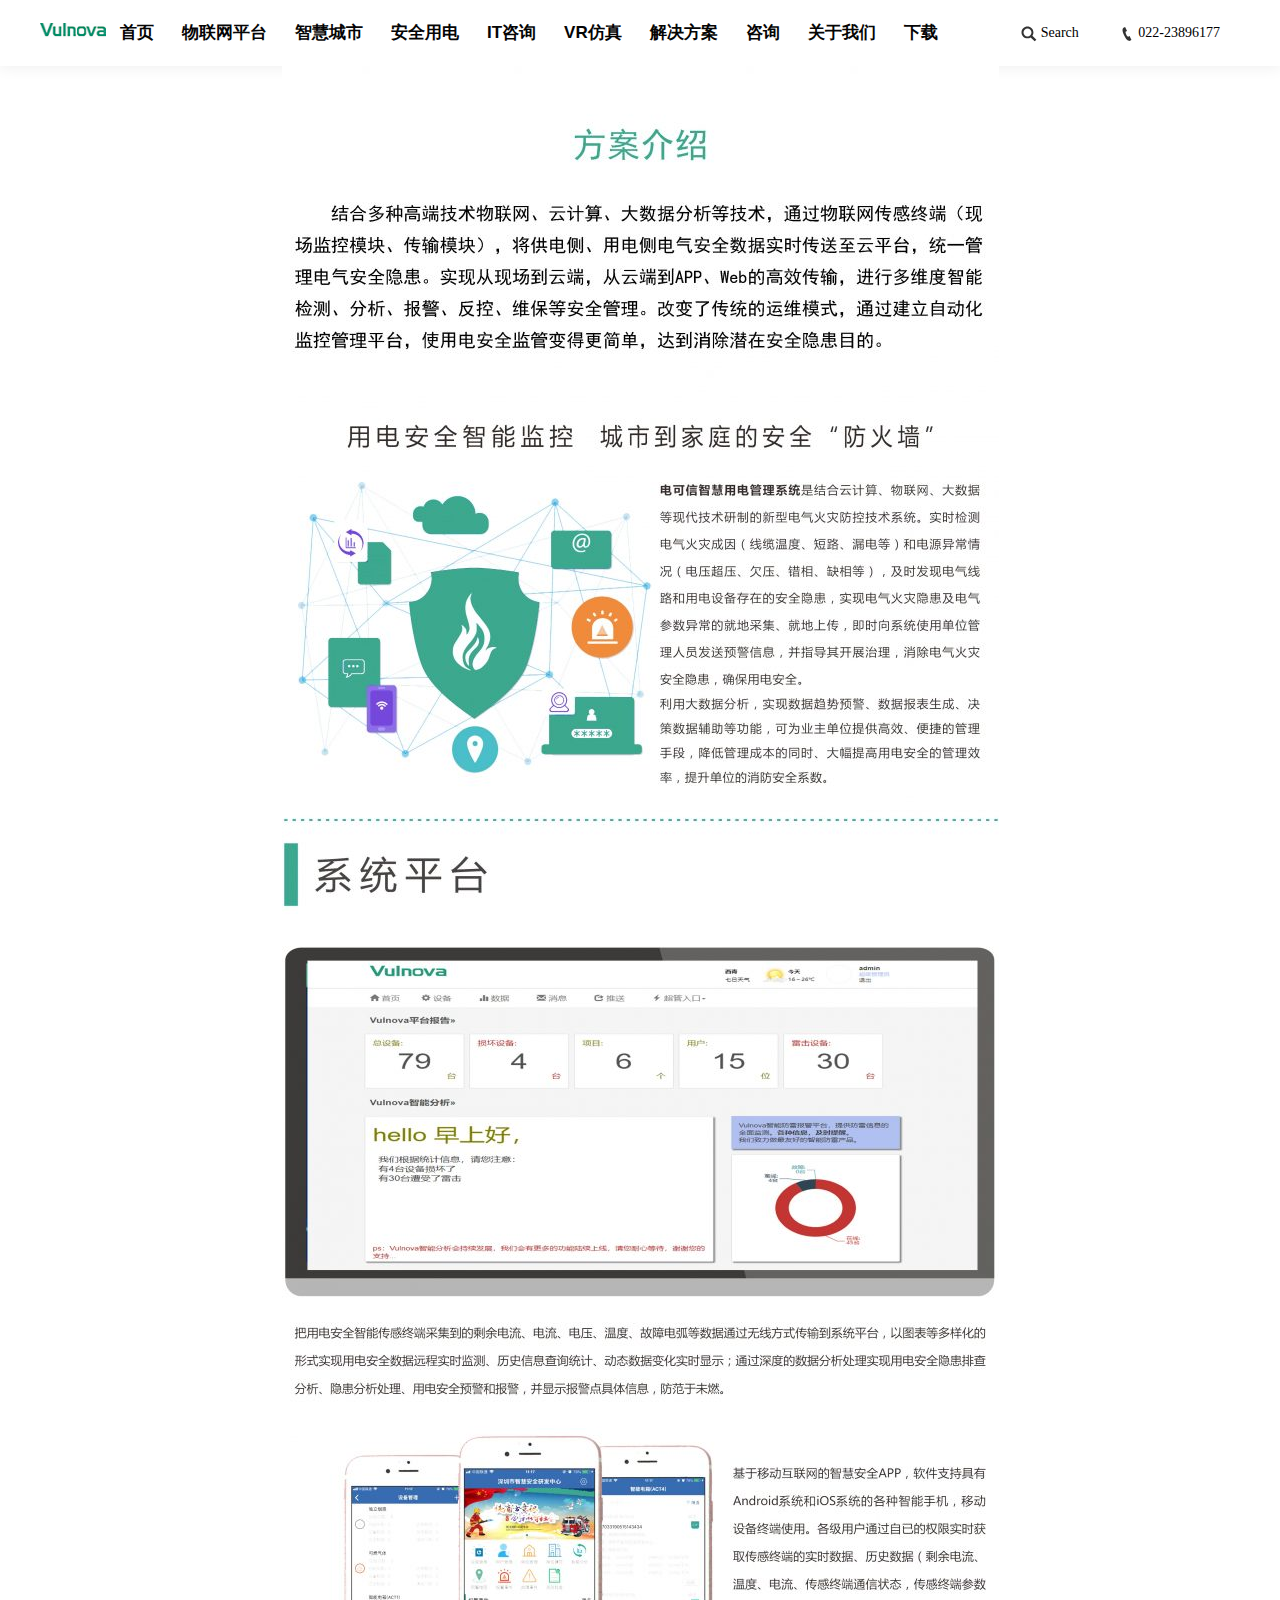
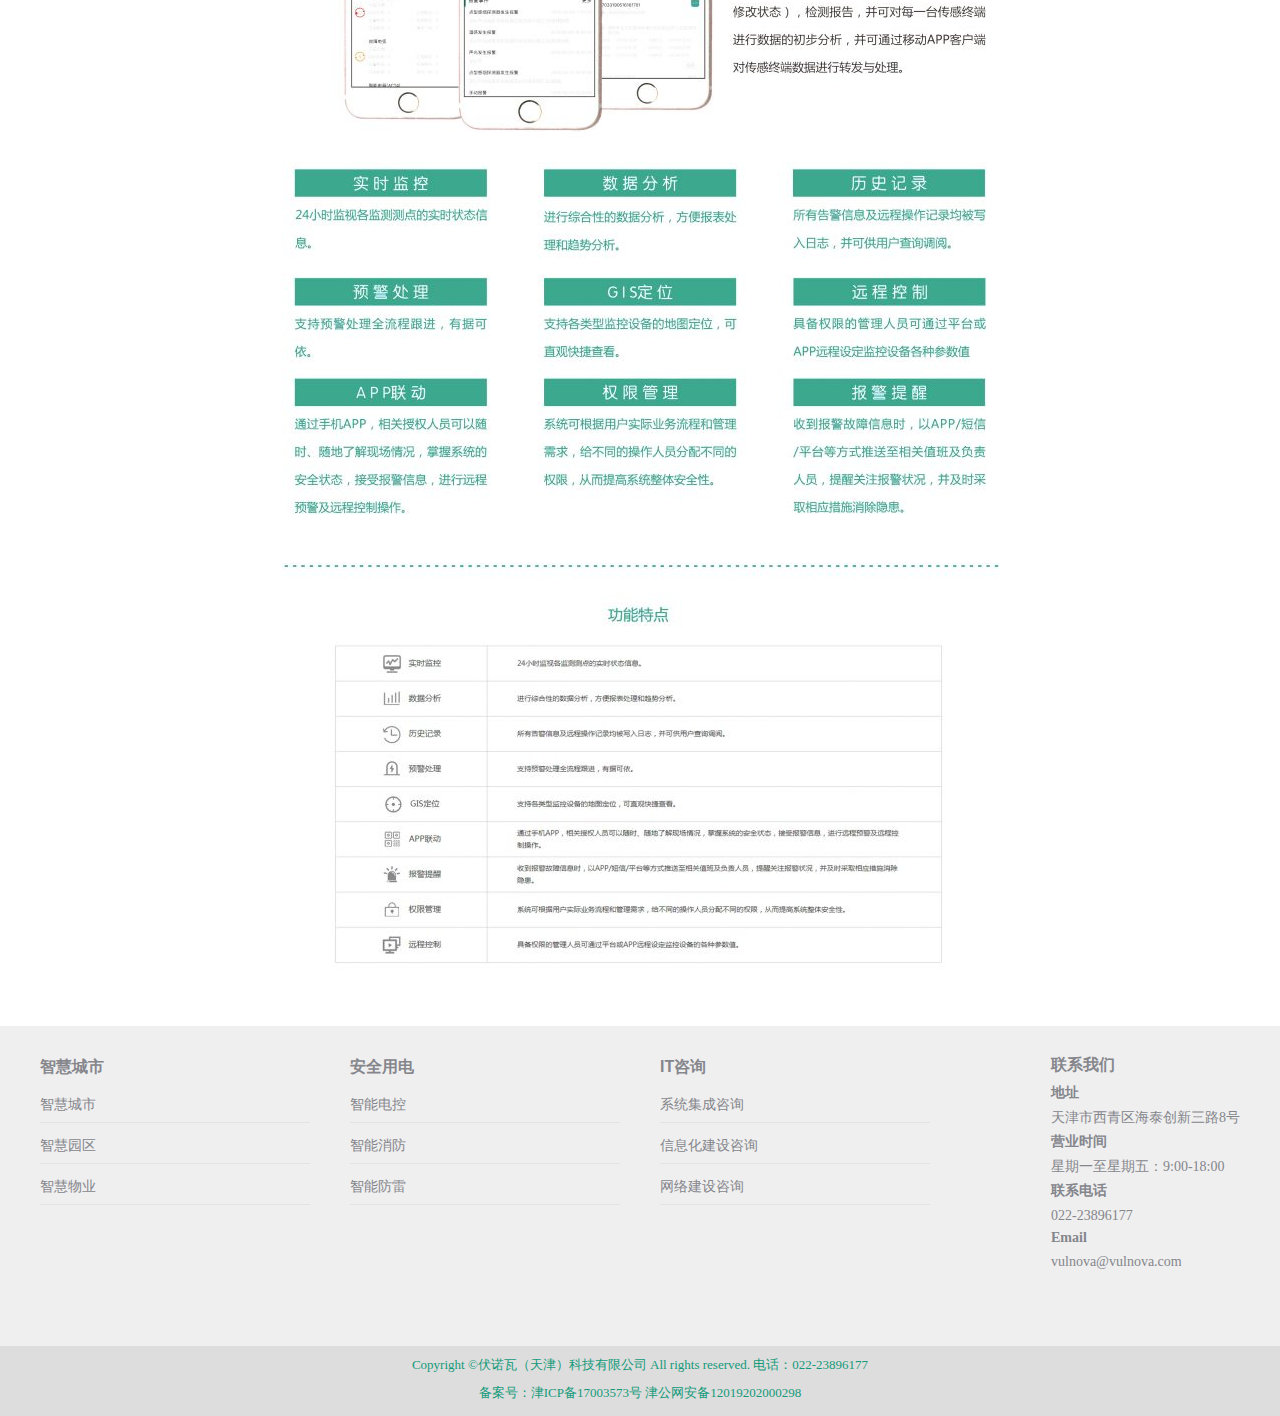
<file: electronic_control.html>
<!--
 * @Author: your name
 * @Date: 2020-04-27 11:55:56
 * @LastEditTime: 2020-04-27 15:16:11
 * @LastEditors: Please set LastEditors
 * @Description: In User Settings Edit
 * @FilePath: \vueCodee:\vulnova\electronic_control.html
 -->
 <!DOCTYPE html>
<html lang="en">
<head>
    <meta charset="UTF-8">
    <meta name="viewport" content="width=device-width, initial-scale=1.0">
    <title>vulnova</title>
    <link rel="stylesheet" href="css/common.css">
    <link rel="stylesheet" href="css/index.css">
    <link rel="stylesheet" href="css/banner.css">
    <script src="js/jquery-1.12.2.js"></script>
    <script src="js/banner.js"></script>
    <script src="js/index.js"></script>
    <script>
        $(function () {
            //滚动条事件
            $(window).scroll(function () {
                console.log($(document).scrollTop());
               //判断向上卷曲出去的距离是否大于等于 应用类样式top的div的高度
                if($(document).scrollTop()>=66){
                    //获取导航栏的元素 .nav 脱离文档流
                    $(".nav").css("position","fixed").css("top",0);
                    $(".main").css("marginTop",$(".nav").height());
 
                }else{
                    $(".nav").css("position","static");
                    $(".main").css("marginTop",0);
                }
            });
        });
     </script>
</head>
<body>
    <!-- 头部 -->
    <div class="nav">
        <nav>
            <div class="header_logo">
                <a href="index.html">
                    <img src="img/logo.jpg" alt="" width="66px" height="15px" sizes="65px">
                </a>
            </div>
            <div class="head_list">
                <ul class="header_nav">
                    <li class="header_list">
                        <a href="index.html">首页</a>
                    </li>
                    <li class="header_list">
                        <a href="login.html">物联网平台</a>
                    </li>
                    <li class="header_list">
                        <a>智慧城市</a>
                        <ul class="city_list">
                            <li><a href="city.html">智慧城市</a></li>
                            <li><a href="school.html">智慧校区</a></li>
                            <li><a href="property.html">智慧物业</a></li>
                        </ul>
                    </li>
                    <li class="header_list">
                        <a>安全用电</a>
                        <ul class="city_list">
                            <li><a href="electronic_control.html">智能电控</a></li>
                            <li><a href="fire_control.html">智能消防</a></li>
                            <li><a href="lightning_protection.html">智能防雷</a></li>
                        </ul>
                    </li>
                    <li class="header_list">
                        <a>IT咨询</a>
                        <ul class="city_list">
                            <li><a href="it_consultation.html">系统集成咨询</a></li>
                            <li><a href="it_consultation.html">信息化建设咨询</a></li>
                            <li><a href="it_consultation.html">网络艰涩咨询</a></li>
                        </ul>
                    </li>
                    <li class="header_list">
                        <a href="index.html">VR仿真</a>
                    </li>
                    <li class="header_list">
                        <a>解决方案</a>
                        <ul class="city_list">
                            <li><a href="information_technology.html">信息化基础建设</a></li>
                            <li><a href="data_construction.html">数据中心建设</a></li>
                        </ul>
                    </li>
                    <li class="header_list">
                        <a href="index.html">咨询</a>
                    </li>
                    <li class="header_list">
                        <a>关于我们</a>
                        <ul class="city_list">
                            <li><a href="introduction.html">公司简介</a></li>
                            <li><a href="com_address.html">联系我们</a></li>
                            <li><a href="recruit.html">招贤纳士</a></li>
                        </ul>
                    </li>
                    <li class="header_list">
                        <a href="index.html">下载</a>
                    </li>
                </ul>
            </div>
            <div class="phone">
                <img src="img/phone.svg" alt="">
                        <span>022-23896177</span>
            </div>
            <div class="search">
                <img src="img/search.svg" alt="">
                <span>Search</span>
            </div>
            
            
        </nav>
    </div>
   
    <div class="main">
        <div  style="font-size:0;margin: 0 auto;width: 717px;">
            <img src="img/15-scaled.jpg" alt="">
        </div>
        <footer>
            <div class="footer-in">
				<div class="footer-l">
					<dl>
						<dt>智慧城市</dt>
						<dd><a href="#">智慧城市</a></dd>
						<dd><a href="#">智慧园区</a></dd>
						<dd><a href="#">智慧物业</a></dd>
					</dl>
					<dl>
						<dt>安全用电</dt>
						<dd><a href="#">智能电控</a></dd>
						<dd><a href="#">智能消防</a></dd>
						<dd><a href="#">智能防雷</a></dd>
					</dl>
					<dl>
						<dt>IT咨询</dt>
						<dd><a href="#">系统集成咨询</a></dd>
						<dd><a href="#">信息化建设咨询</a></dd>
						<dd><a href="#">网络建设咨询</a></dd>
                    </dl>
                </div>
                <div class="footer-r">
                    <h4>联系我们</h4>
                    <p>地址</p>
                    <span>天津市西青区海泰创新三路8号</span>
                    <p>营业时间</p>
                    <span>星期一至星期五：9:00-18:00</span>
                    <p>联系电话</p>
                    <span>022-23896177</span>
                    <p>Email</p>
                    <span>vulnova@vulnova.com</span>
                </div>
            </div>
            <div class="footer-on">
                <p>Copyright ©伏诺瓦（天津）科技有限公司 All rights reserved. 电话：022-23896177</p>
                <p>备案号：津ICP备17003573号 津公网安备12019202000298</p>
            </div>
		</footer>
        </footer>
    </div>
    
    
</body>
</html>
</file>
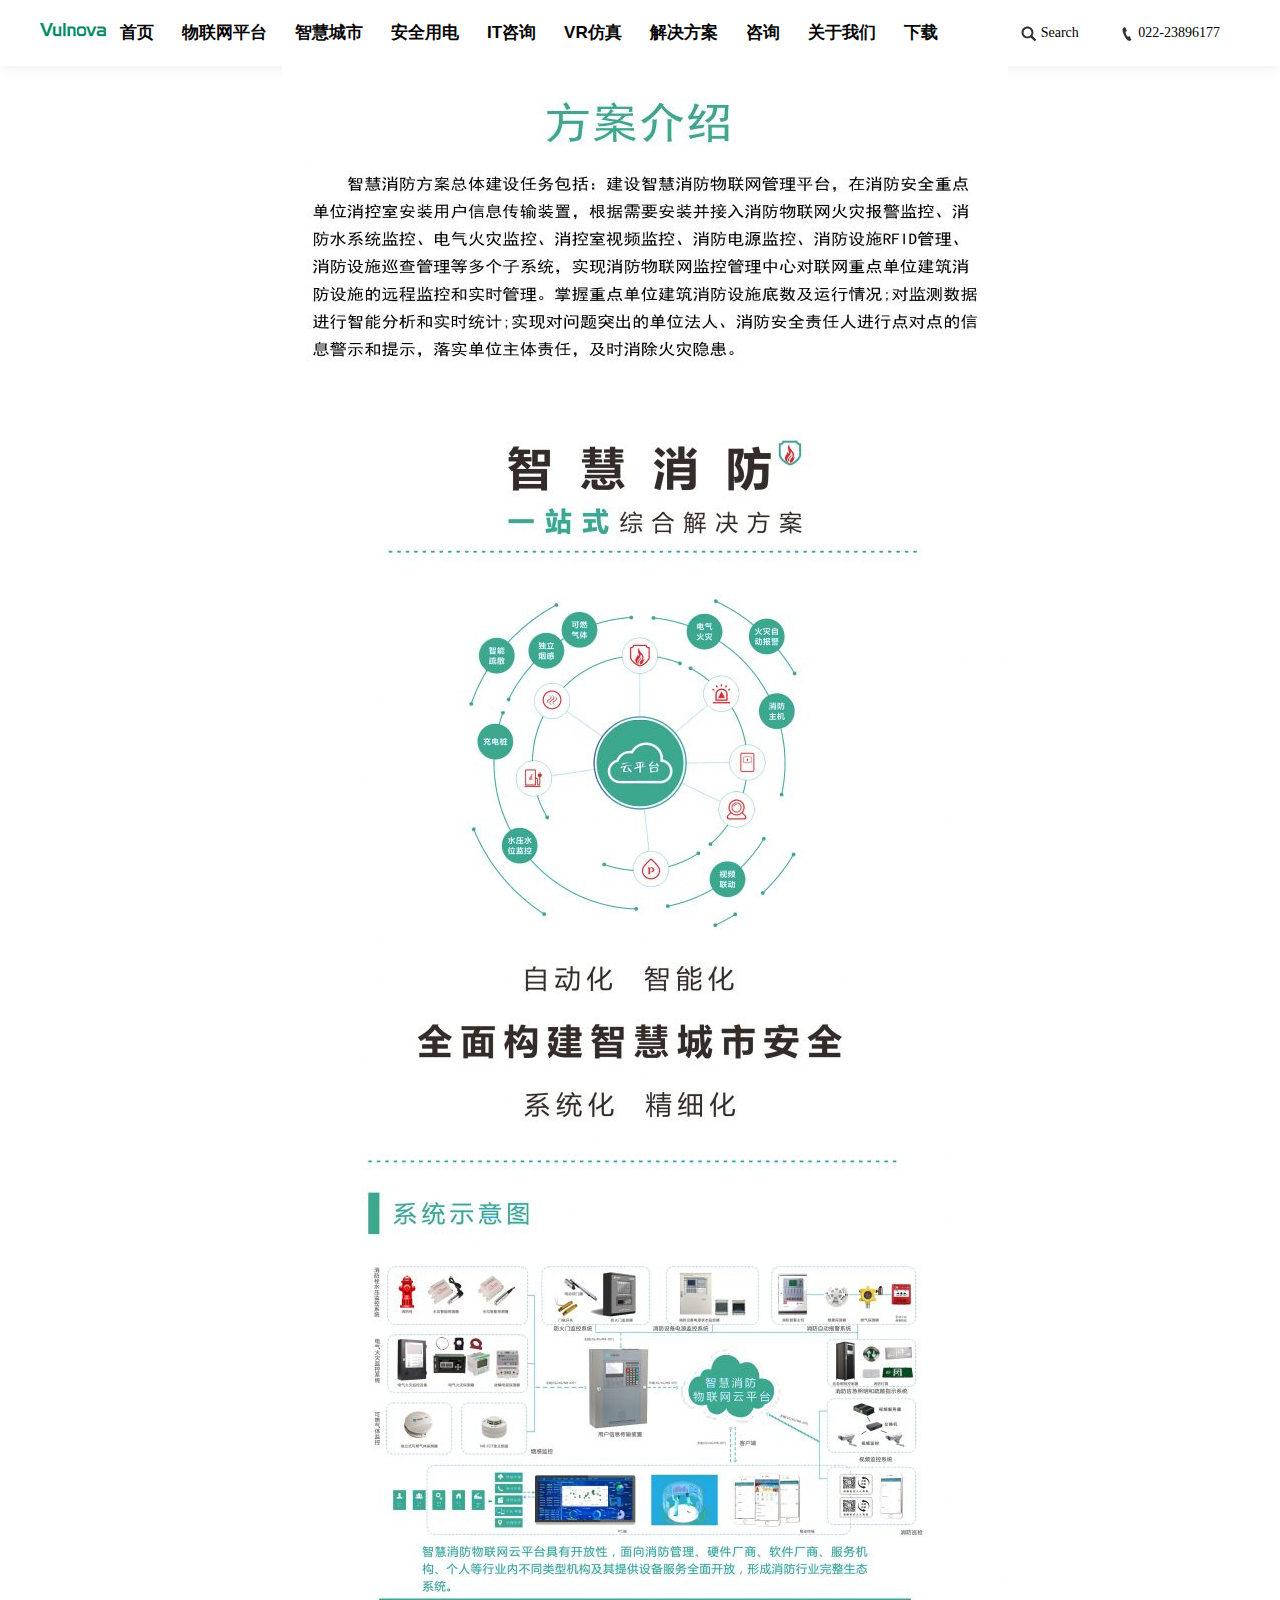
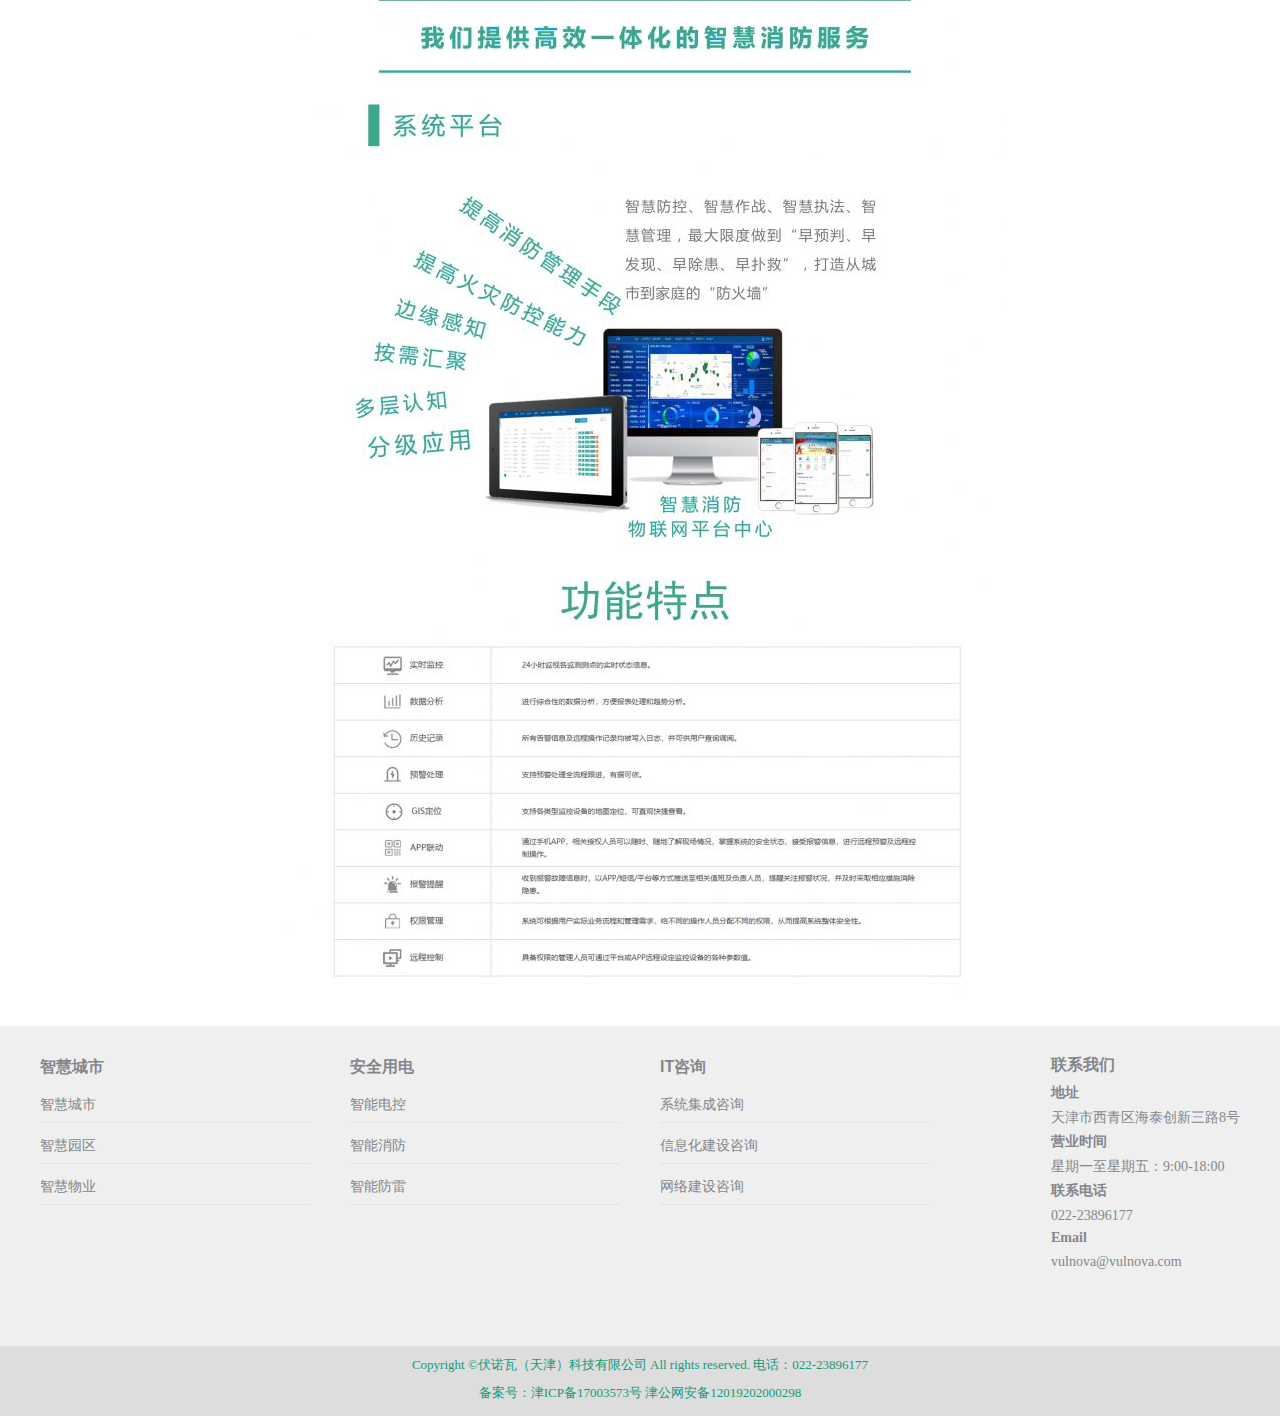
<file: fire_control.html>
<!--
 * @Author: your name
 * @Date: 2020-04-27 14:11:26
 * @LastEditTime: 2020-04-27 15:10:37
 * @LastEditors: Please set LastEditors
 * @Description: In User Settings Edit
 * @FilePath: \vueCodee:\vulnova\fire_control.html
 -->
 <!DOCTYPE html>
<html lang="en">
<head>
    <meta charset="UTF-8">
    <meta name="viewport" content="width=device-width, initial-scale=1.0">
    <title>vulnova</title>
    <link rel="stylesheet" href="css/common.css">
    <link rel="stylesheet" href="css/index.css">
    <link rel="stylesheet" href="css/banner.css">
    <script src="js/jquery-1.12.2.js"></script>
    <script src="js/banner.js"></script>
    <script src="js/index.js"></script>
    <script>
        $(function () {
            //滚动条事件
            $(window).scroll(function () {
                console.log($(document).scrollTop());
               //判断向上卷曲出去的距离是否大于等于 应用类样式top的div的高度
                if($(document).scrollTop()>=66){
                    //获取导航栏的元素 .nav 脱离文档流
                    $(".nav").css("position","fixed").css("top",0);
                    $(".main").css("marginTop",$(".nav").height());
 
                }else{
                    $(".nav").css("position","static");
                    $(".main").css("marginTop",0);
                }
            });
        });
     </script>
</head>
<body>
    <!-- 头部 -->
    <div class="nav">
        <nav>
            <div class="header_logo">
                <a href="index.html">
                    <img src="img/logo.jpg" alt="" width="66px" height="15px" sizes="65px">
                </a>
            </div>
            <div class="head_list">
                <ul class="header_nav">
                    <li class="header_list">
                        <a href="index.html">首页</a>
                    </li>
                    <li class="header_list">
                        <a href="login.html">物联网平台</a>
                    </li>
                    <li class="header_list">
                        <a>智慧城市</a>
                        <ul class="city_list">
                            <li><a href="city.html">智慧城市</a></li>
                            <li><a href="school.html">智慧校区</a></li>
                            <li><a href="property.html">智慧物业</a></li>
                        </ul>
                    </li>
                    <li class="header_list">
                        <a>安全用电</a>
                        <ul class="city_list">
                            <li><a href="electronic_control.html">智能电控</a></li>
                            <li><a href="fire_control.html">智能消防</a></li>
                            <li><a href="lightning_protection.html">智能防雷</a></li>
                        </ul>
                    </li>
                    <li class="header_list">
                        <a>IT咨询</a>
                        <ul class="city_list">
                            <li><a href="it_consultation.html">系统集成咨询</a></li>
                            <li><a href="it_consultation.html">信息化建设咨询</a></li>
                            <li><a href="it_consultation.html">网络艰涩咨询</a></li>
                        </ul>
                    </li>
                    <li class="header_list">
                        <a href="index.html">VR仿真</a>
                    </li>
                    <li class="header_list">
                        <a>解决方案</a>
                        <ul class="city_list">
                            <li><a href="information_technology.html">信息化基础建设</a></li>
                            <li><a href="data_construction.html">数据中心建设</a></li>
                        </ul>
                    </li>
                    <li class="header_list">
                        <a href="index.html">咨询</a>
                    </li>
                    <li class="header_list">
                        <a>关于我们</a>
                        <ul class="city_list">
                            <li><a href="introduction.html">公司简介</a></li>
                            <li><a href="com_address.html">联系我们</a></li>
                            <li><a href="recruit.html">招贤纳士</a></li>
                        </ul>
                    </li>
                    <li class="header_list">
                        <a href="index.html">下载</a>
                    </li>
                </ul>
            </div>
            <div class="phone">
                <img src="img/phone.svg" alt="">
                        <span>022-23896177</span>
            </div>
            <div class="search">
                <img src="img/search.svg" alt="">
                <span>Search</span>
            </div>
            
            
        </nav>
    </div>
   
    <div class="main">
        <div  style="font-size:0;margin: 0 auto;width: 717px;">
            <img src="img/1212-scaled.jpg" alt="">
        </div>
        <footer>
            <div class="footer-in">
				<div class="footer-l">
					<dl>
						<dt>智慧城市</dt>
						<dd><a href="#">智慧城市</a></dd>
						<dd><a href="#">智慧园区</a></dd>
						<dd><a href="#">智慧物业</a></dd>
					</dl>
					<dl>
						<dt>安全用电</dt>
						<dd><a href="#">智能电控</a></dd>
						<dd><a href="#">智能消防</a></dd>
						<dd><a href="#">智能防雷</a></dd>
					</dl>
					<dl>
						<dt>IT咨询</dt>
						<dd><a href="#">系统集成咨询</a></dd>
						<dd><a href="#">信息化建设咨询</a></dd>
						<dd><a href="#">网络建设咨询</a></dd>
                    </dl>
                </div>
                <div class="footer-r">
                    <h4>联系我们</h4>
                    <p>地址</p>
                    <span>天津市西青区海泰创新三路8号</span>
                    <p>营业时间</p>
                    <span>星期一至星期五：9:00-18:00</span>
                    <p>联系电话</p>
                    <span>022-23896177</span>
                    <p>Email</p>
                    <span>vulnova@vulnova.com</span>
                </div>
            </div>
            <div class="footer-on">
                <p>Copyright ©伏诺瓦（天津）科技有限公司 All rights reserved. 电话：022-23896177</p>
                <p>备案号：津ICP备17003573号 津公网安备12019202000298</p>
            </div>
		</footer>
        </footer>
    </div>
    
    
</body>
</html>
</file>
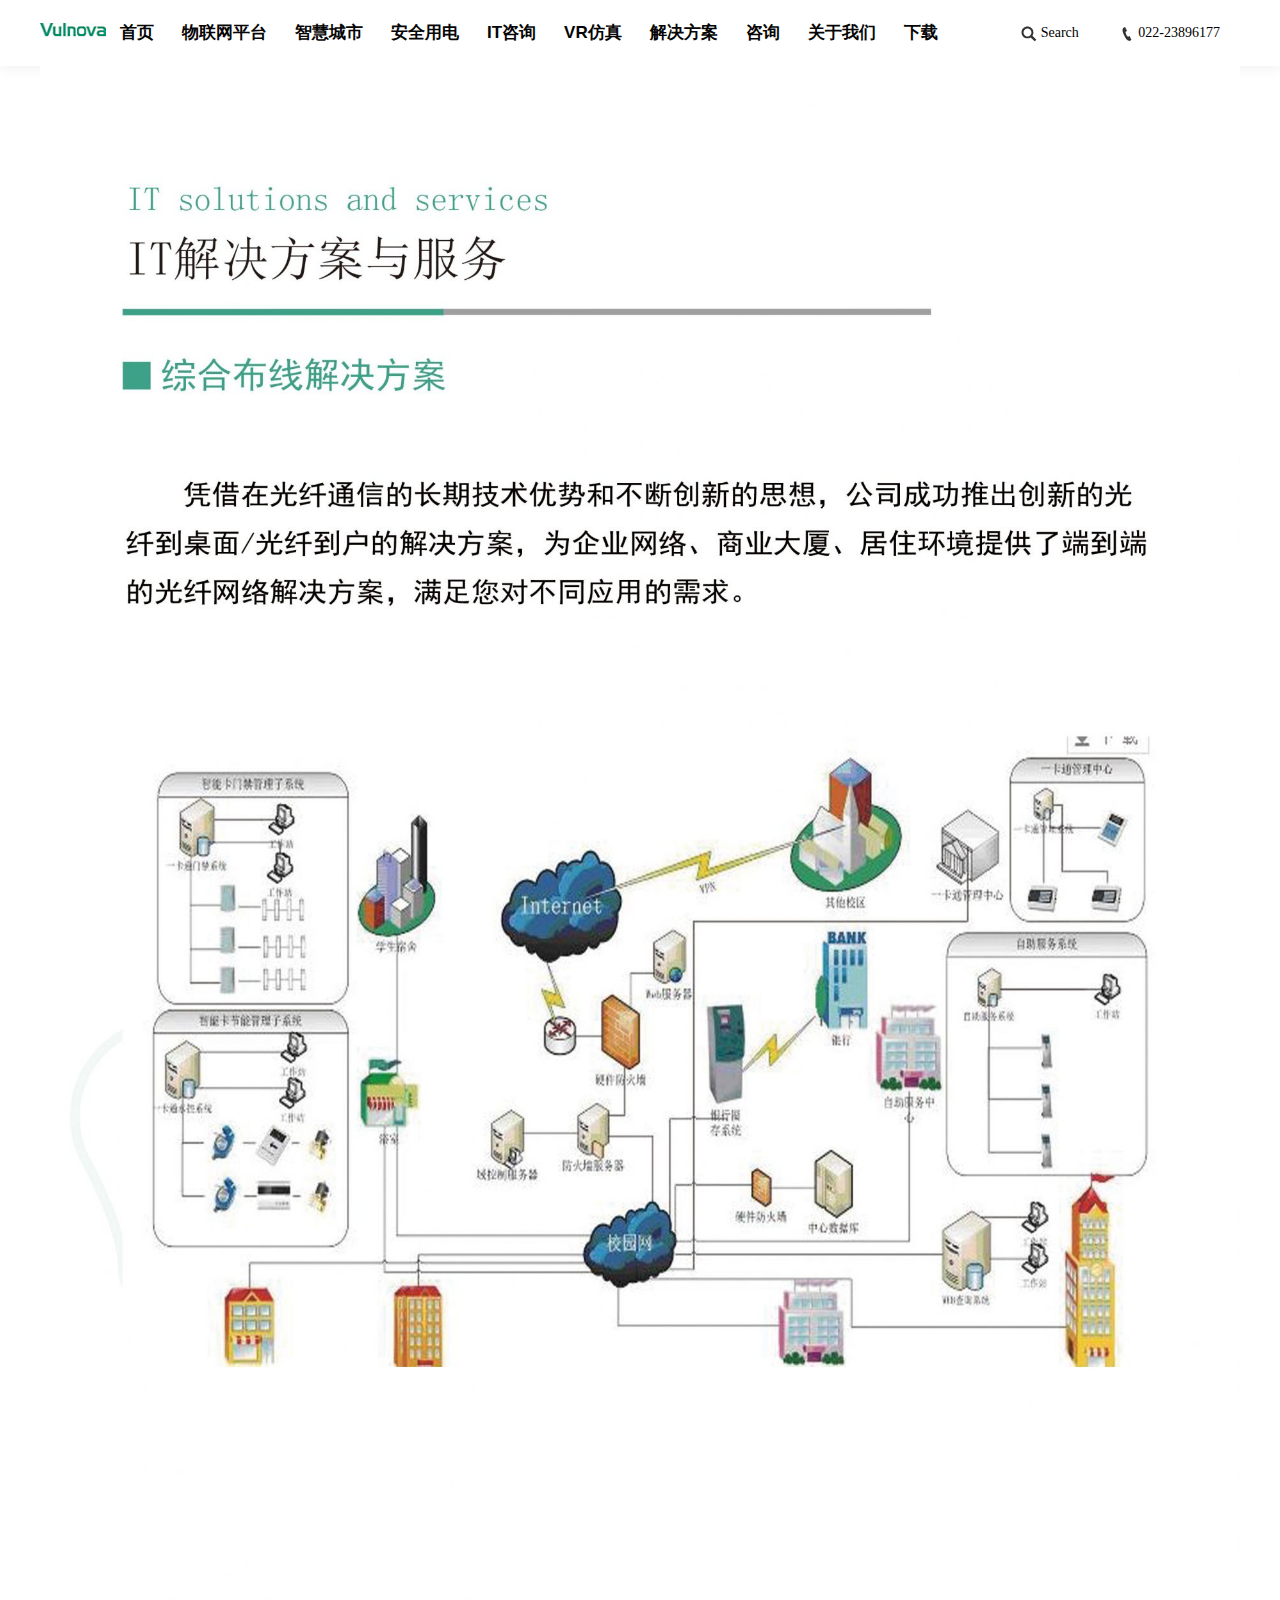
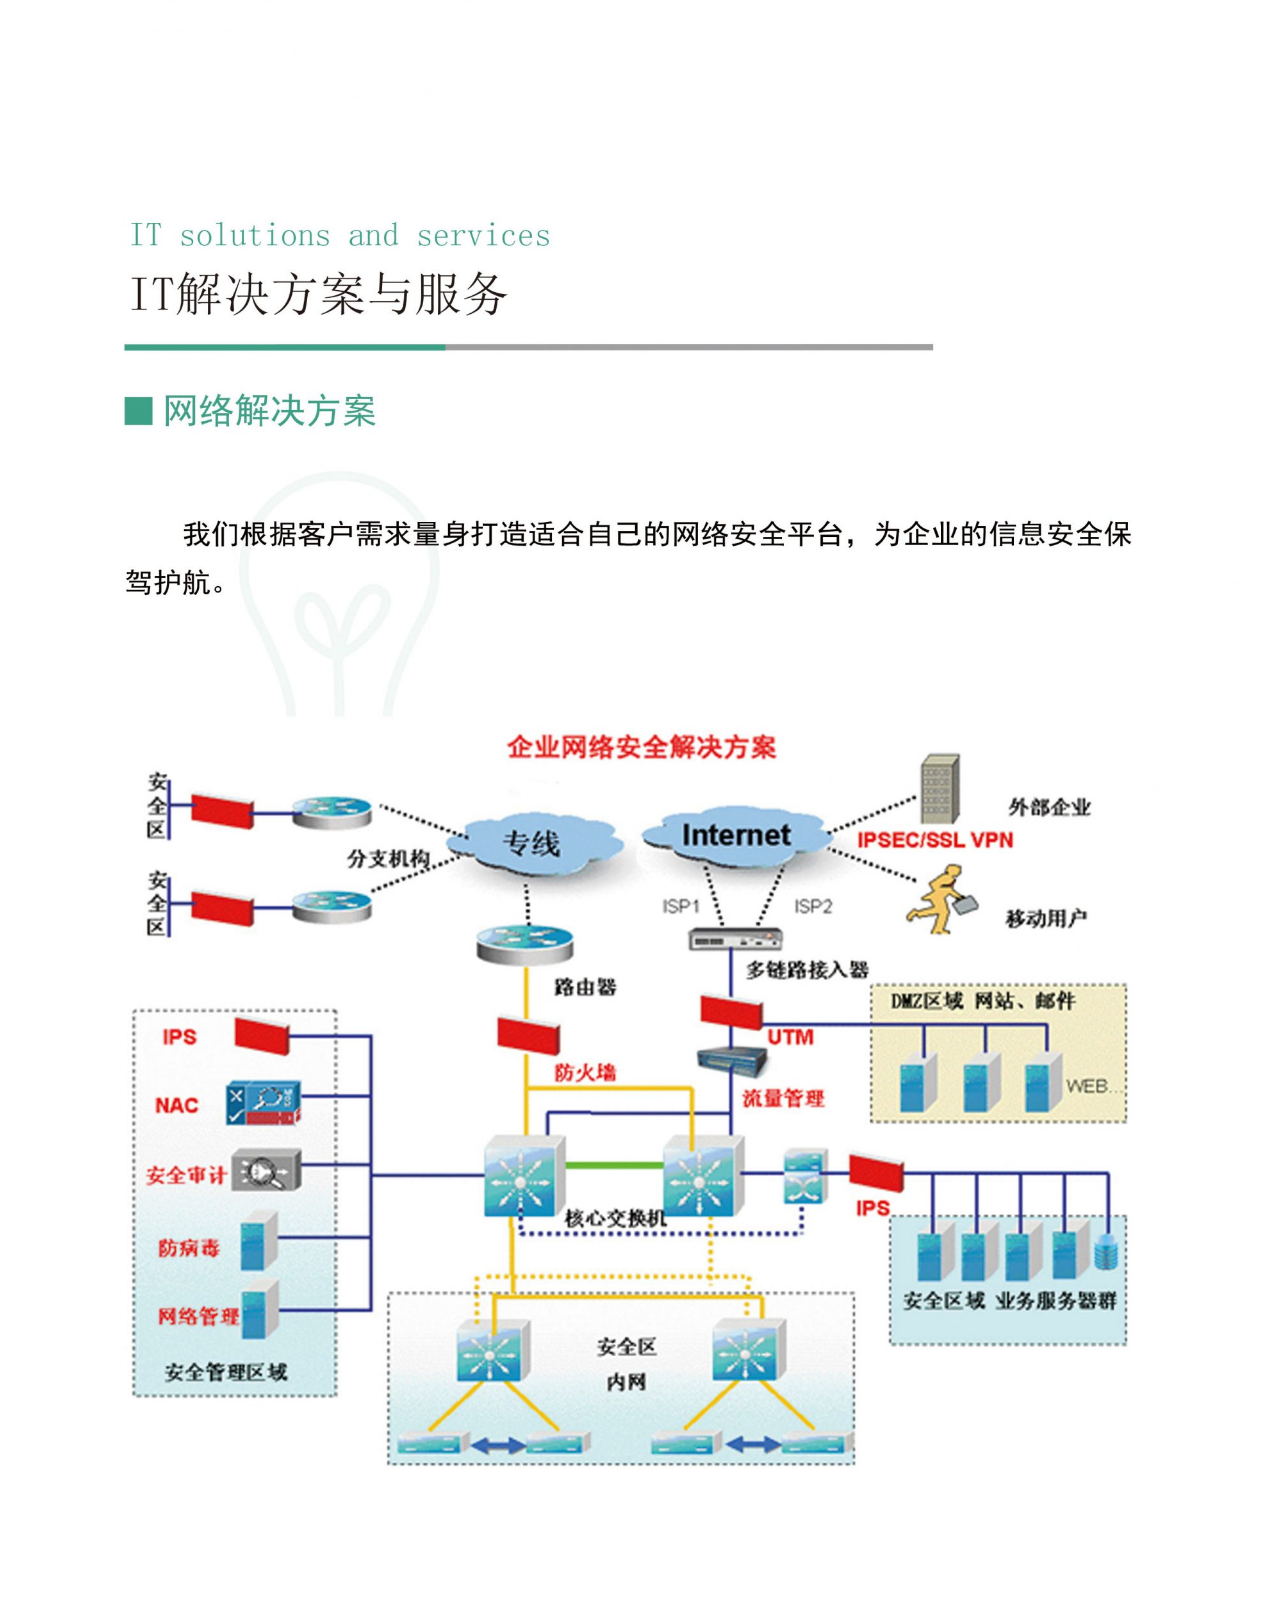
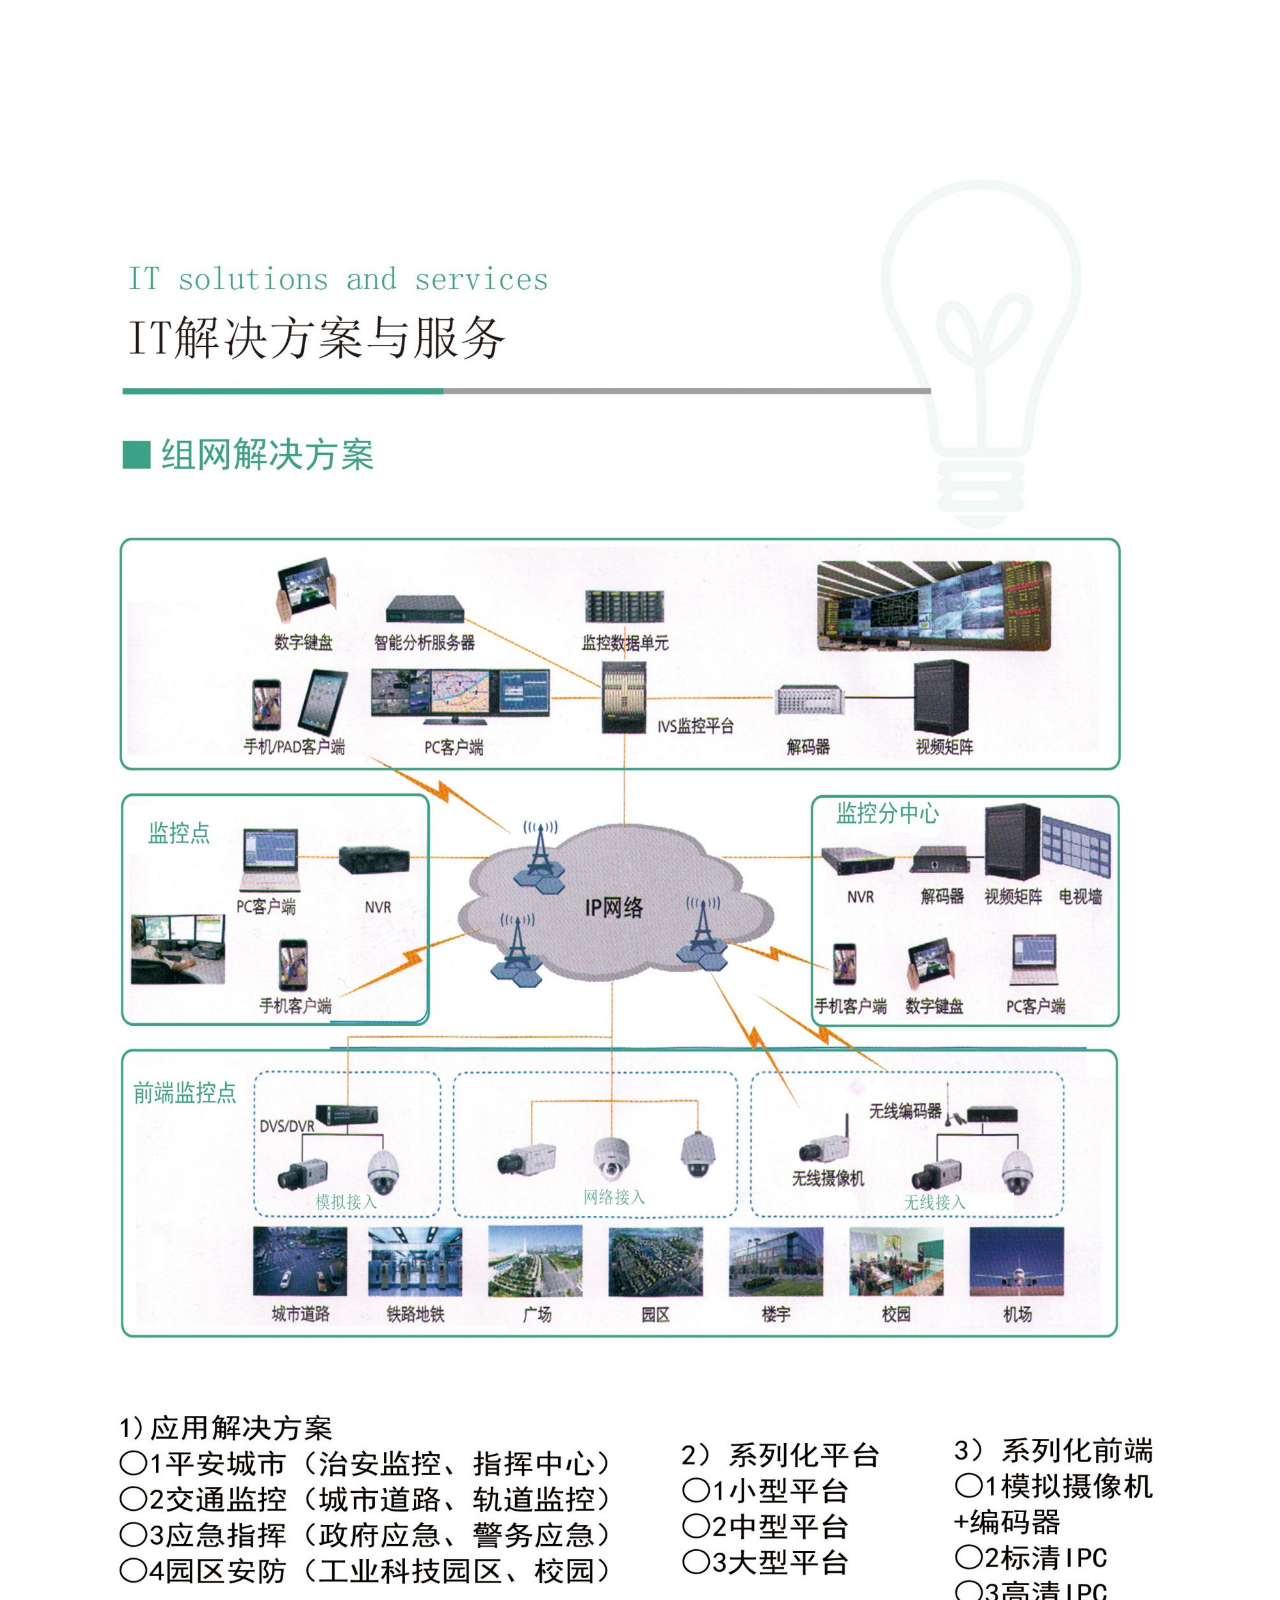
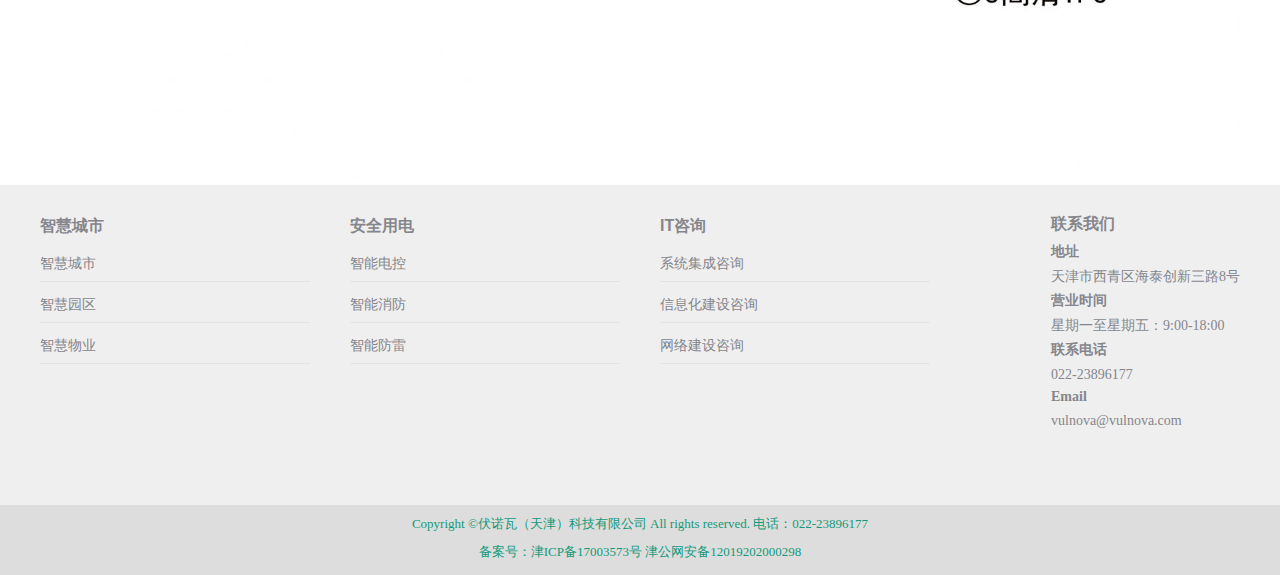
<file: information_technology.html>
<!--
 * @Author: your name
 * @Date: 2020-04-27 14:24:16
 * @LastEditTime: 2020-04-27 15:15:03
 * @LastEditors: Please set LastEditors
 * @Description: In User Settings Edit
 * @FilePath: \vueCodee:\vulnova\information_technology.html
 -->
 <!DOCTYPE html>
<html lang="en">
<head>
    <meta charset="UTF-8">
    <meta name="viewport" content="width=device-width, initial-scale=1.0">
    <title>vulnova</title>
    <link rel="stylesheet" href="css/common.css">
    <link rel="stylesheet" href="css/index.css">
    <link rel="stylesheet" href="css/banner.css">
    <script src="js/jquery-1.12.2.js"></script>
    <script src="js/banner.js"></script>
    <script src="js/index.js"></script>
    <script>
        $(function () {
            //滚动条事件
            $(window).scroll(function () {
                console.log($(document).scrollTop());
               //判断向上卷曲出去的距离是否大于等于 应用类样式top的div的高度
                if($(document).scrollTop()>=66){
                    //获取导航栏的元素 .nav 脱离文档流
                    $(".nav").css("position","fixed").css("top",0);
                    $(".main").css("marginTop",$(".nav").height());
 
                }else{
                    $(".nav").css("position","static");
                    $(".main").css("marginTop",0);
                }
            });
        });
     </script>
</head>
<body>
    <!-- 头部 -->
    <div class="nav">
        <nav>
            <div class="header_logo">
                <a href="index.html">
                    <img src="img/logo.jpg" alt="" width="66px" height="15px" sizes="65px">
                </a>
            </div>
            <div class="head_list">
                <ul class="header_nav">
                    <li class="header_list">
                        <a href="index.html">首页</a>
                    </li>
                    <li class="header_list">
                        <a href="login.html">物联网平台</a>
                    </li>
                    <li class="header_list">
                        <a>智慧城市</a>
                        <ul class="city_list">
                            <li><a href="city.html">智慧城市</a></li>
                            <li><a href="school.html">智慧校区</a></li>
                            <li><a href="property.html">智慧物业</a></li>
                        </ul>
                    </li>
                    <li class="header_list">
                        <a>安全用电</a>
                        <ul class="city_list">
                            <li><a href="electronic_control.html">智能电控</a></li>
                            <li><a href="fire_control.html">智能消防</a></li>
                            <li><a href="lightning_protection.html">智能防雷</a></li>
                        </ul>
                    </li>
                    <li class="header_list">
                        <a>IT咨询</a>
                        <ul class="city_list">
                            <li><a href="it_consultation.html">系统集成咨询</a></li>
                            <li><a href="it_consultation.html">信息化建设咨询</a></li>
                            <li><a href="it_consultation.html">网络艰涩咨询</a></li>
                        </ul>
                    </li>
                    <li class="header_list">
                        <a href="index.html">VR仿真</a>
                    </li>
                    <li class="header_list">
                        <a>解决方案</a>
                        <ul class="city_list">
                            <li><a href="information_technology.html">信息化基础建设</a></li>
                            <li><a href="data_construction.html">数据中心建设</a></li>
                        </ul>
                    </li>
                    <li class="header_list">
                        <a href="index.html">咨询</a>
                    </li>
                    <li class="header_list">
                        <a>关于我们</a>
                        <ul class="city_list">
                            <li><a href="introduction.html">公司简介</a></li>
                            <li><a href="com_address.html">联系我们</a></li>
                            <li><a href="recruit.html">招贤纳士</a></li>
                        </ul>
                    </li>
                    <li class="header_list">
                        <a href="index.html">下载</a>
                    </li>
                </ul>
            </div>
            <div class="phone">
                <img src="img/phone.svg" alt="">
                        <span>022-23896177</span>
            </div>
            <div class="search">
                <img src="img/search.svg" alt="">
                <span>Search</span>
            </div>
            
            
        </nav>
    </div>
   
    <div class="main">
        <div  style="font-size:0;margin: 0 auto;width: 1200px;">
            <img src="img/03-1-scaled.jpg" alt="" width="100%">
        </div>
        <div  style="font-size:0;margin: 0 auto;width: 1200px;">
            <img src="img/04-1-scaled.jpg" alt="" width="100%">
        </div>
        <div  style="font-size:0;margin: 0 auto;width: 1200px;">
            <img src="img/07-scaled.jpg" alt="" width="100%">
        </div>
        <footer>
            <div class="footer-in">
				<div class="footer-l">
					<dl>
						<dt>智慧城市</dt>
						<dd><a href="#">智慧城市</a></dd>
						<dd><a href="#">智慧园区</a></dd>
						<dd><a href="#">智慧物业</a></dd>
					</dl>
					<dl>
						<dt>安全用电</dt>
						<dd><a href="#">智能电控</a></dd>
						<dd><a href="#">智能消防</a></dd>
						<dd><a href="#">智能防雷</a></dd>
					</dl>
					<dl>
						<dt>IT咨询</dt>
						<dd><a href="#">系统集成咨询</a></dd>
						<dd><a href="#">信息化建设咨询</a></dd>
						<dd><a href="#">网络建设咨询</a></dd>
                    </dl>
                </div>
                <div class="footer-r">
                    <h4>联系我们</h4>
                    <p>地址</p>
                    <span>天津市西青区海泰创新三路8号</span>
                    <p>营业时间</p>
                    <span>星期一至星期五：9:00-18:00</span>
                    <p>联系电话</p>
                    <span>022-23896177</span>
                    <p>Email</p>
                    <span>vulnova@vulnova.com</span>
                </div>
            </div>
            <div class="footer-on">
                <p>Copyright ©伏诺瓦（天津）科技有限公司 All rights reserved. 电话：022-23896177</p>
                <p>备案号：津ICP备17003573号 津公网安备12019202000298</p>
            </div>
		</footer>
        </footer>
    </div>
    
    
</body>
</html>
</file>
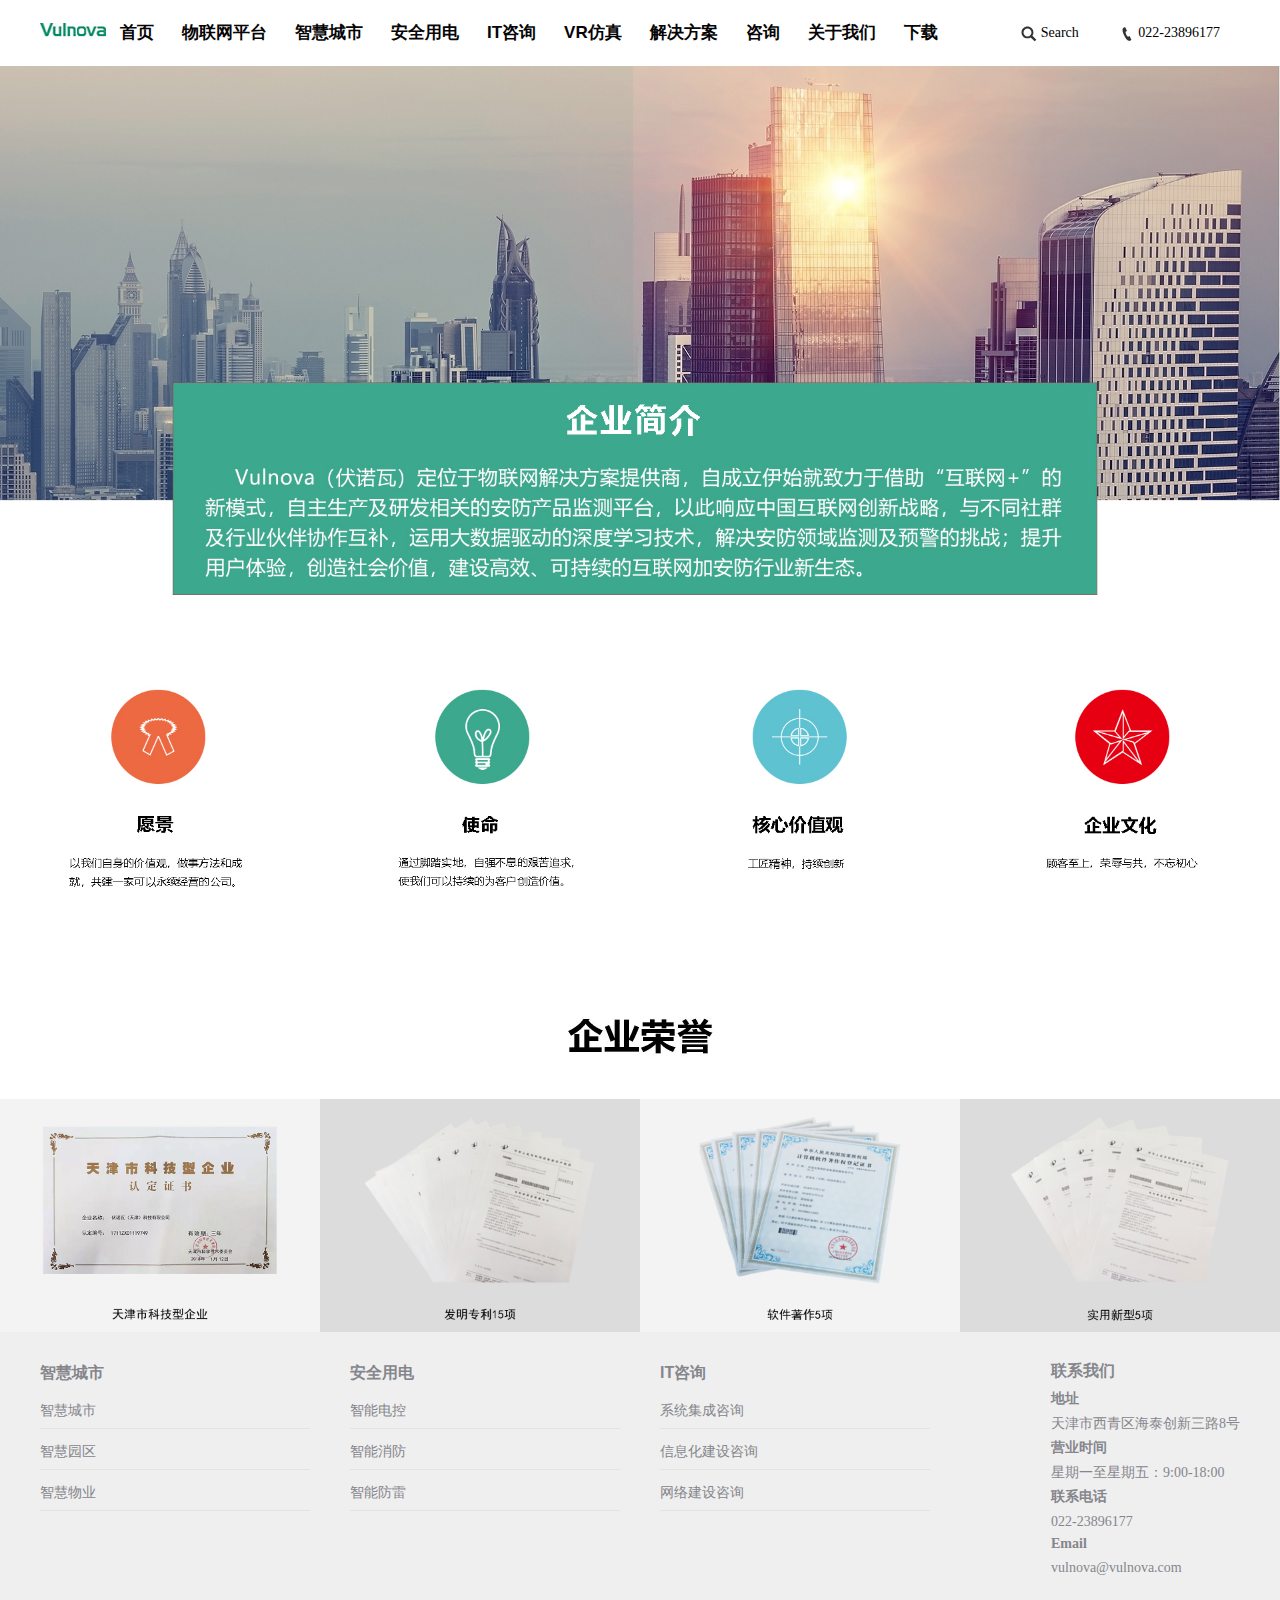
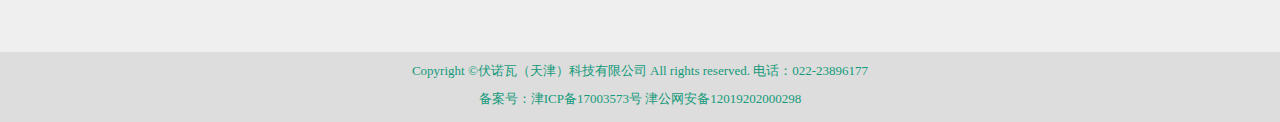
<file: introduction.html>
<!--
 * @Author: your name
 * @Date: 2020-04-27 14:31:36
 * @LastEditTime: 2020-04-27 15:10:53
 * @LastEditors: Please set LastEditors
 * @Description: In User Settings Edit
 * @FilePath: \vueCodee:\vulnova\introduction.html
 -->
 <!DOCTYPE html>
<html lang="en">
<head>
    <meta charset="UTF-8">
    <meta name="viewport" content="width=device-width, initial-scale=1.0">
    <title>vulnova</title>
    <link rel="stylesheet" href="css/common.css">
    <link rel="stylesheet" href="css/index.css">
    <link rel="stylesheet" href="css/banner.css">
    <script src="js/jquery-1.12.2.js"></script>
    <script src="js/banner.js"></script>
    <script src="js/index.js"></script>
    <script>
        $(function () {
            //滚动条事件
            $(window).scroll(function () {
                console.log($(document).scrollTop());
               //判断向上卷曲出去的距离是否大于等于 应用类样式top的div的高度
                if($(document).scrollTop()>=66){
                    //获取导航栏的元素 .nav 脱离文档流
                    $(".nav").css("position","fixed").css("top",0);
                    $(".main").css("marginTop",$(".nav").height());
 
                }else{
                    $(".nav").css("position","static");
                    $(".main").css("marginTop",0);
                }
            });
        });
     </script>
</head>
<body>
    <!-- 头部 -->
    <div class="nav">
        <nav>
            <div class="header_logo">
                <a href="index.html">
                    <img src="img/logo.jpg" alt="" width="66px" height="15px" sizes="65px">
                </a>
            </div>
            <div class="head_list">
                <ul class="header_nav">
                    <li class="header_list">
                        <a href="index.html">首页</a>
                    </li>
                    <li class="header_list">
                        <a href="login.html">物联网平台</a>
                    </li>
                    <li class="header_list">
                        <a>智慧城市</a>
                        <ul class="city_list">
                            <li><a href="city.html">智慧城市</a></li>
                            <li><a href="school.html">智慧校区</a></li>
                            <li><a href="property.html">智慧物业</a></li>
                        </ul>
                    </li>
                    <li class="header_list">
                        <a>安全用电</a>
                        <ul class="city_list">
                            <li><a href="electronic_control.html">智能电控</a></li>
                            <li><a href="fire_control.html">智能消防</a></li>
                            <li><a href="lightning_protection.html">智能防雷</a></li>
                        </ul>
                    </li>
                    <li class="header_list">
                        <a>IT咨询</a>
                        <ul class="city_list">
                            <li><a href="it_consultation.html">系统集成咨询</a></li>
                            <li><a href="it_consultation.html">信息化建设咨询</a></li>
                            <li><a href="it_consultation.html">网络艰涩咨询</a></li>
                        </ul>
                    </li>
                    <li class="header_list">
                        <a href="index.html">VR仿真</a>
                    </li>
                    <li class="header_list">
                        <a>解决方案</a>
                        <ul class="city_list">
                            <li><a href="information_technology.html">信息化基础建设</a></li>
                            <li><a href="data_construction.html">数据中心建设</a></li>
                        </ul>
                    </li>
                    <li class="header_list">
                        <a href="index.html">咨询</a>
                    </li>
                    <li class="header_list">
                        <a>关于我们</a>
                        <ul class="city_list">
                            <li><a href="introduction.html">公司简介</a></li>
                            <li><a href="com_address.html">联系我们</a></li>
                            <li><a href="recruit.html">招贤纳士</a></li>
                        </ul>
                    </li>
                    <li class="header_list">
                        <a href="index.html">下载</a>
                    </li>
                </ul>
            </div>
            <div class="phone">
                <img src="img/phone.svg" alt="">
                        <span>022-23896177</span>
            </div>
            <div class="search">
                <img src="img/search.svg" alt="">
                <span>Search</span>
            </div>
            
            
        </nav>
    </div>
    <div class="main">
        <div  style="font-size:0;">
            <img src="img/20.jpg" alt="" width="100%">
        </div>
        <div  style="font-size:0;">
            <img src="img/21.jpg" alt="" width="100%">
        </div>
        <div  style="font-size:0;">
            <img src="img/22.jpg" alt="" width="100%">
        </div>
        <div  style="font-size:0;overflow: hidden;">
            <img src="img/23.jpg" alt="" style="width:25%;float: left;">
            <img src="img/24.jpg" alt="" style="width:25%;float: left;">
            <img src="img/25.jpg" alt="" style="width:25%;float: left;">
            <img src="img/26.jpg" alt="" style="width:25%;float: left;">
        </div>
        <footer>
            <div class="footer-in">
				<div class="footer-l">
					<dl>
						<dt>智慧城市</dt>
						<dd><a href="#">智慧城市</a></dd>
						<dd><a href="#">智慧园区</a></dd>
						<dd><a href="#">智慧物业</a></dd>
					</dl>
					<dl>
						<dt>安全用电</dt>
						<dd><a href="#">智能电控</a></dd>
						<dd><a href="#">智能消防</a></dd>
						<dd><a href="#">智能防雷</a></dd>
					</dl>
					<dl>
						<dt>IT咨询</dt>
						<dd><a href="#">系统集成咨询</a></dd>
						<dd><a href="#">信息化建设咨询</a></dd>
						<dd><a href="#">网络建设咨询</a></dd>
                    </dl>
                </div>
                <div class="footer-r">
                    <h4>联系我们</h4>
                    <p>地址</p>
                    <span>天津市西青区海泰创新三路8号</span>
                    <p>营业时间</p>
                    <span>星期一至星期五：9:00-18:00</span>
                    <p>联系电话</p>
                    <span>022-23896177</span>
                    <p>Email</p>
                    <span>vulnova@vulnova.com</span>
                </div>
            </div>
            <div class="footer-on">
                <p>Copyright ©伏诺瓦（天津）科技有限公司 All rights reserved. 电话：022-23896177</p>
                <p>备案号：津ICP备17003573号 津公网安备12019202000298</p>
            </div>
		</footer>
        </footer>
    </div>
    
    
</body>
</html>
</file>
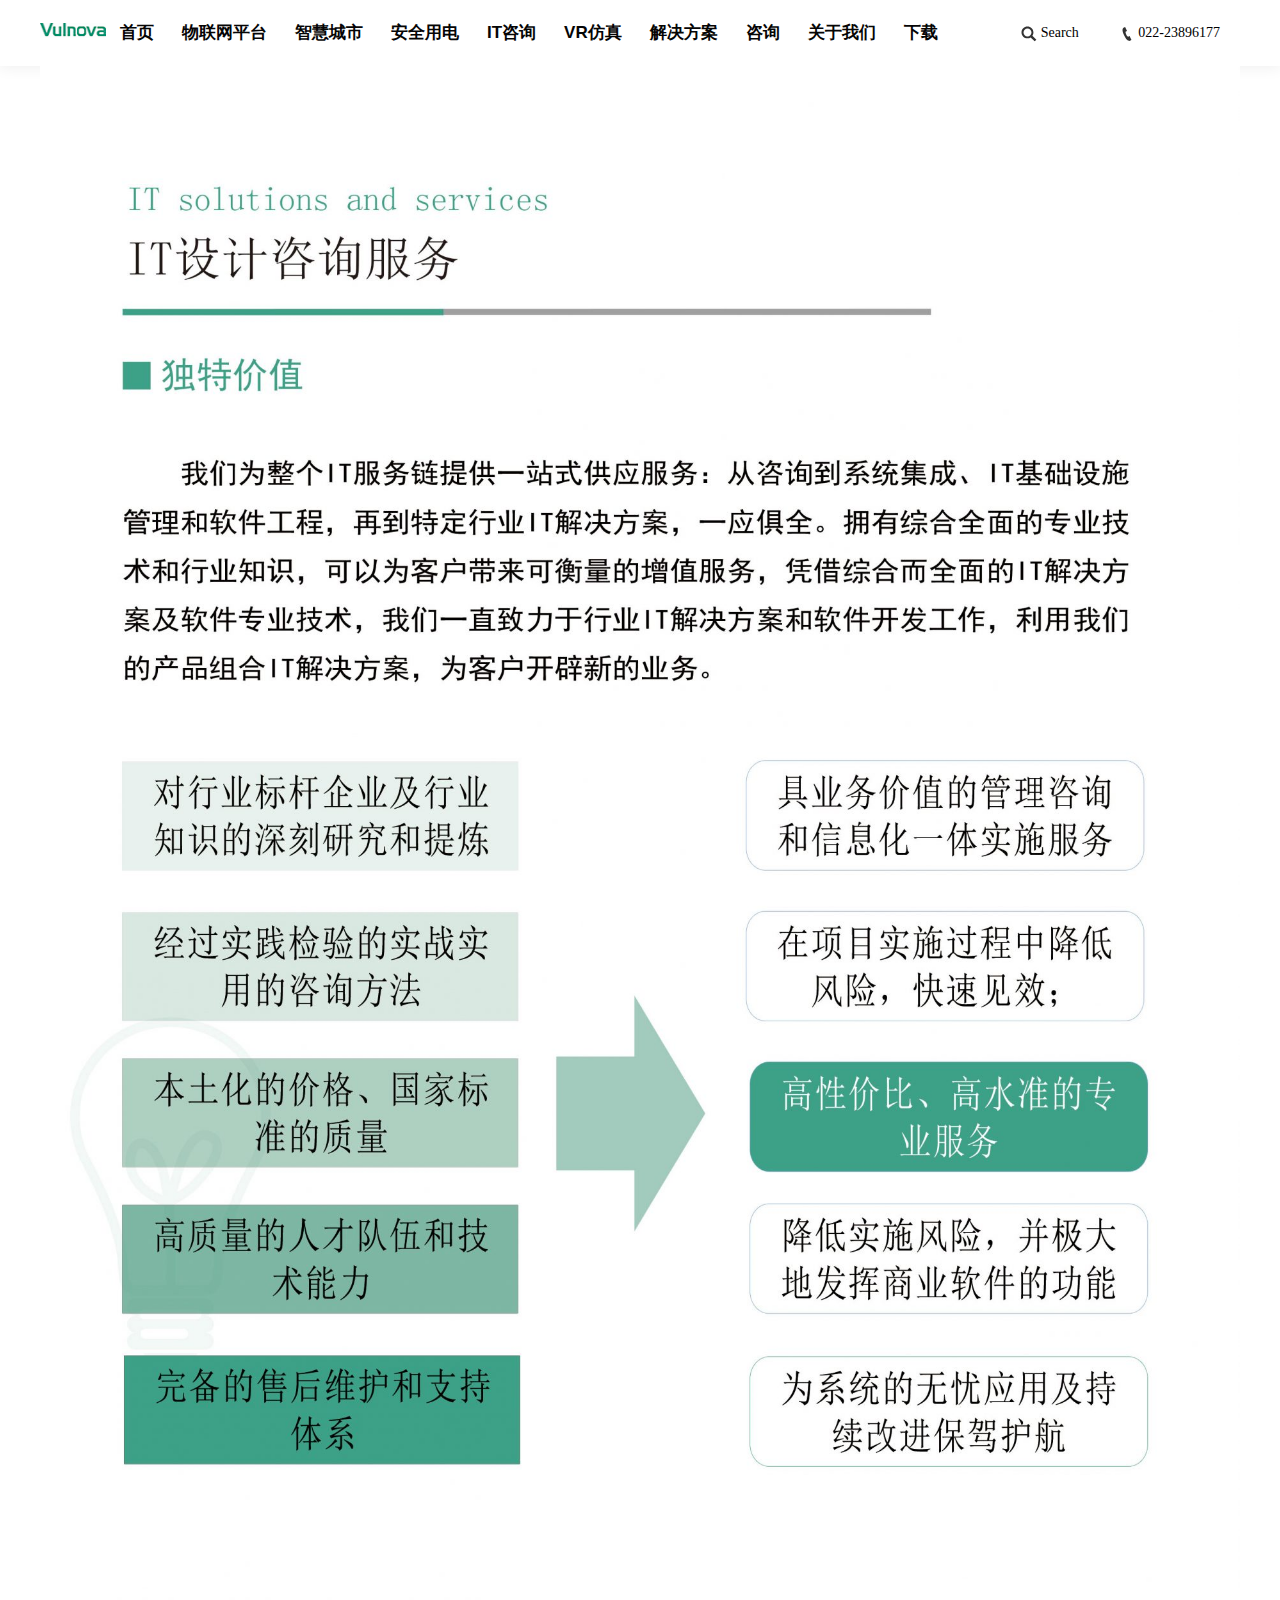
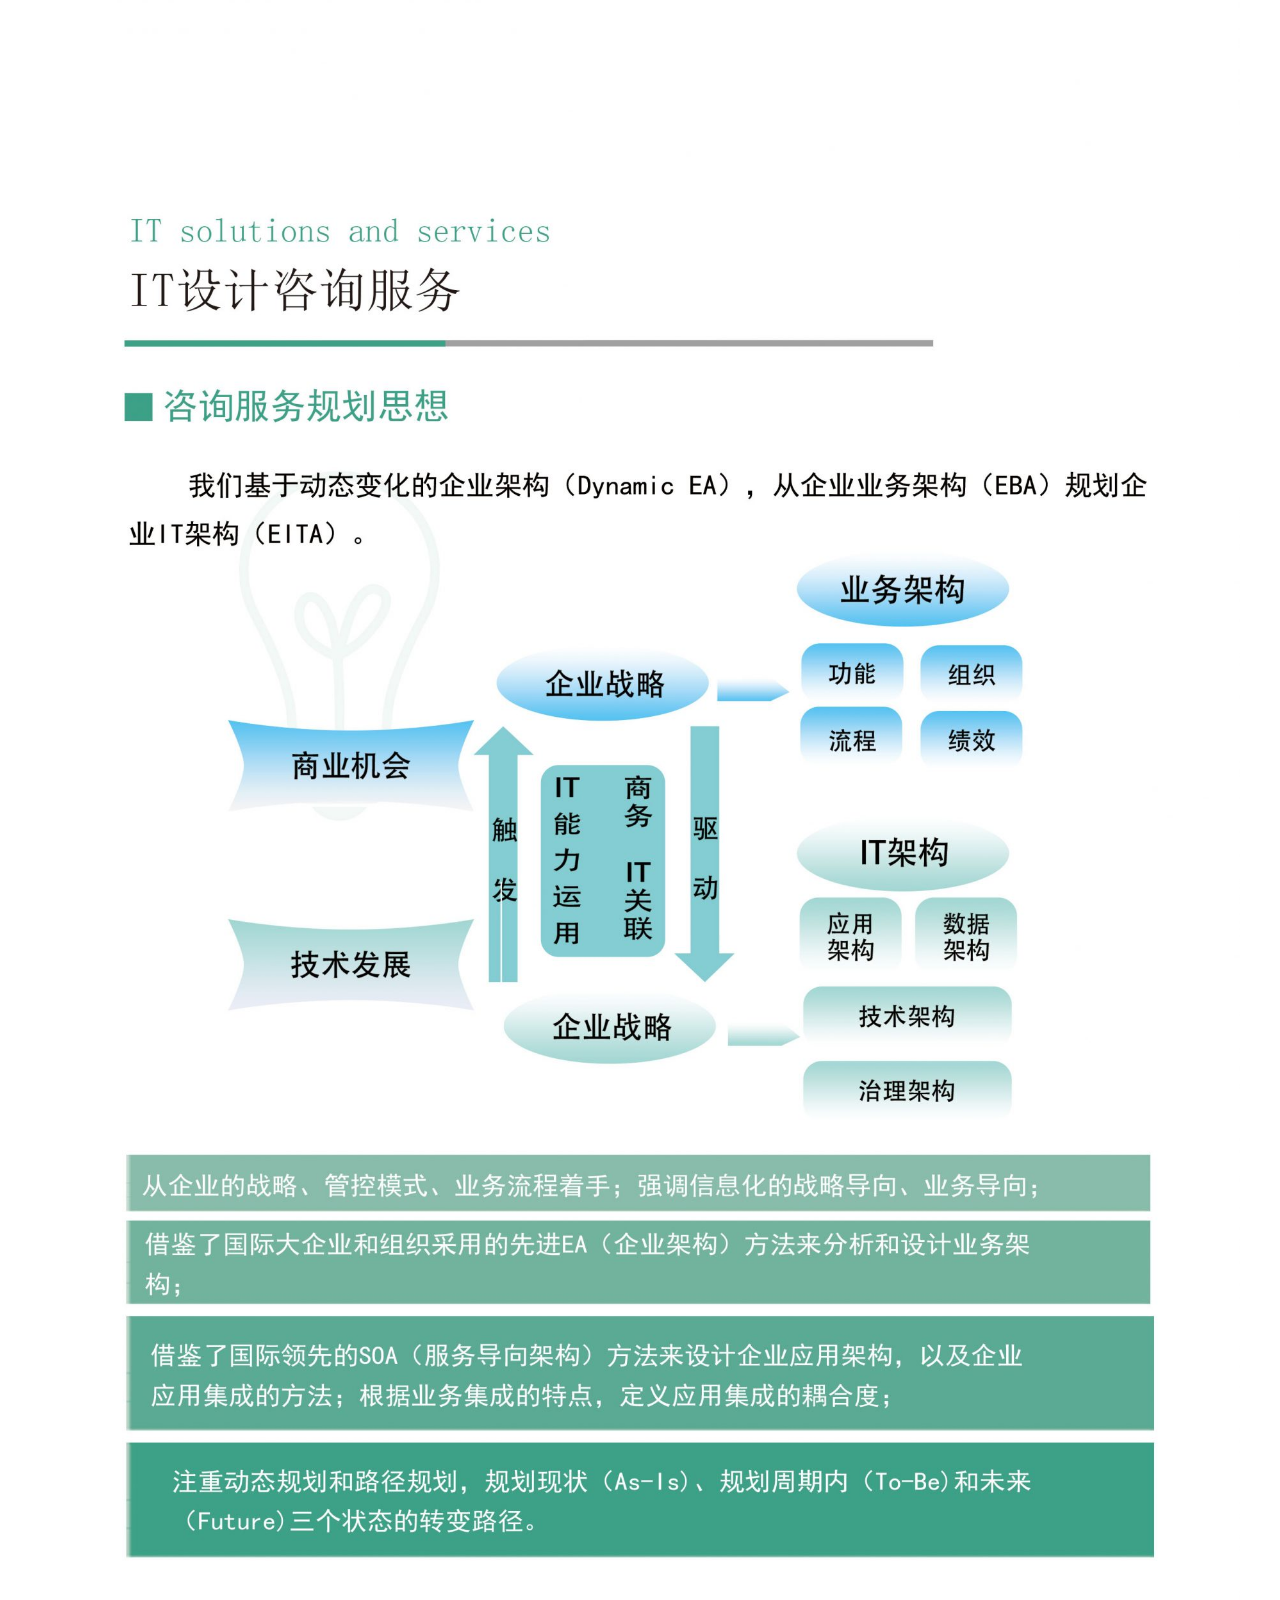
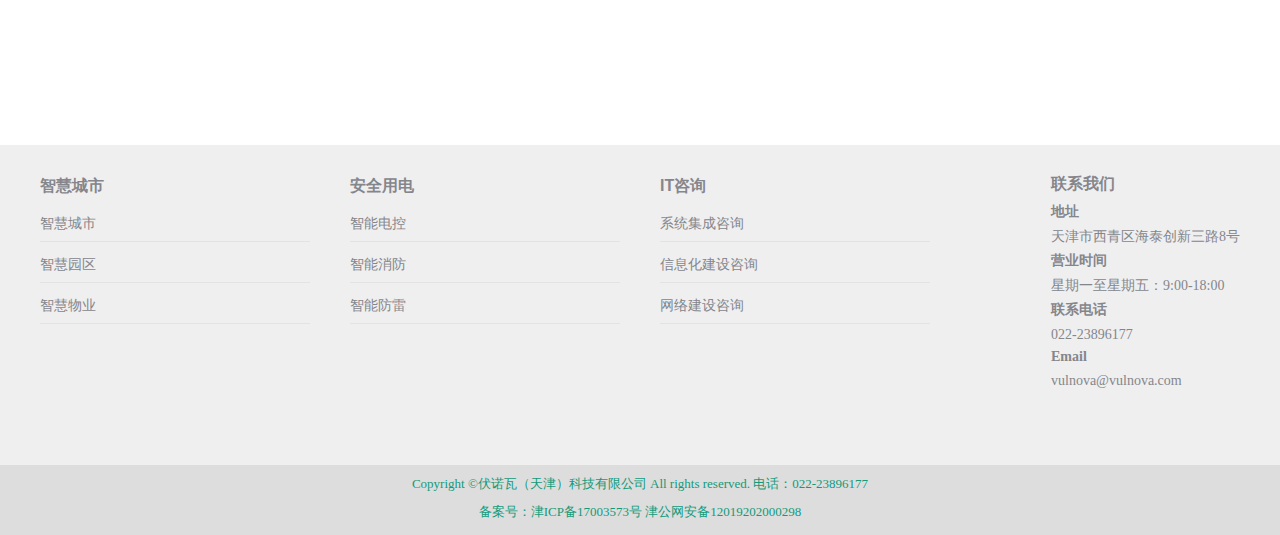
<file: it_consultation.html>
<!--
 * @Author: your name
 * @Date: 2020-04-27 14:13:39
 * @LastEditTime: 2020-04-27 15:15:14
 * @LastEditors: Please set LastEditors
 * @Description: In User Settings Edit
 * @FilePath: \vueCodee:\vulnova\lightning_protection.html
 -->
 <!DOCTYPE html>
<html lang="en">
<head>
    <meta charset="UTF-8">
    <meta name="viewport" content="width=device-width, initial-scale=1.0">
    <title>vulnova</title>
    <link rel="stylesheet" href="css/common.css">
    <link rel="stylesheet" href="css/index.css">
    <link rel="stylesheet" href="css/banner.css">
    <script src="js/jquery-1.12.2.js"></script>
    <script src="js/banner.js"></script>
    <script src="js/index.js"></script>
    <script>
        $(function () {
            //滚动条事件
            $(window).scroll(function () {
                console.log($(document).scrollTop());
               //判断向上卷曲出去的距离是否大于等于 应用类样式top的div的高度
                if($(document).scrollTop()>=66){
                    //获取导航栏的元素 .nav 脱离文档流
                    $(".nav").css("position","fixed").css("top",0);
                    $(".main").css("marginTop",$(".nav").height());
 
                }else{
                    $(".nav").css("position","static");
                    $(".main").css("marginTop",0);
                }
            });
        });
     </script>
</head>
<body>
    <!-- 头部 -->
    <div class="nav">
        <nav>
            <div class="header_logo">
                <a href="index.html">
                    <img src="img/logo.jpg" alt="" width="66px" height="15px" sizes="65px">
                </a>
            </div>
            <div class="head_list">
                <ul class="header_nav">
                    <li class="header_list">
                        <a href="index.html">首页</a>
                    </li>
                    <li class="header_list">
                        <a href="login.html">物联网平台</a>
                    </li>
                    <li class="header_list">
                        <a>智慧城市</a>
                        <ul class="city_list">
                            <li><a href="city.html">智慧城市</a></li>
                            <li><a href="school.html">智慧校区</a></li>
                            <li><a href="property.html">智慧物业</a></li>
                        </ul>
                    </li>
                    <li class="header_list">
                        <a>安全用电</a>
                        <ul class="city_list">
                            <li><a href="electronic_control.html">智能电控</a></li>
                            <li><a href="fire_control.html">智能消防</a></li>
                            <li><a href="lightning_protection.html">智能防雷</a></li>
                        </ul>
                    </li>
                    <li class="header_list">
                        <a>IT咨询</a>
                        <ul class="city_list">
                            <li><a href="it_consultation.html">系统集成咨询</a></li>
                            <li><a href="it_consultation.html">信息化建设咨询</a></li>
                            <li><a href="it_consultation.html">网络艰涩咨询</a></li>
                        </ul>
                    </li>
                    <li class="header_list">
                        <a href="index.html">VR仿真</a>
                    </li>
                    <li class="header_list">
                        <a>解决方案</a>
                        <ul class="city_list">
                            <li><a href="information_technology.html">信息化基础建设</a></li>
                            <li><a href="data_construction.html">数据中心建设</a></li>
                        </ul>
                    </li>
                    <li class="header_list">
                        <a href="index.html">咨询</a>
                    </li>
                    <li class="header_list">
                        <a>关于我们</a>
                        <ul class="city_list">
                            <li><a href="introduction.html">公司简介</a></li>
                            <li><a href="com_address.html">联系我们</a></li>
                            <li><a href="recruit.html">招贤纳士</a></li>
                        </ul>
                    </li>
                    <li class="header_list">
                        <a href="index.html">下载</a>
                    </li>
                </ul>
            </div>
            <div class="phone">
                <img src="img/phone.svg" alt="">
                        <span>022-23896177</span>
            </div>
            <div class="search">
                <img src="img/search.svg" alt="">
                <span>Search</span>
            </div>
            
            
        </nav>
    </div>
   
    <div class="main">
        <div  style="font-size:0;margin: 0 auto;width: 1200px;">
            <img src="img/01-2-scaled.jpg" alt="" width="100%">
        </div>
        <div  style="font-size:0;margin: 0 auto;width: 1200px;">
            <img src="img/02-2-scaled.jpg" alt="" width="100%">
        </div>
        <footer>
            <div class="footer-in">
				<div class="footer-l">
					<dl>
						<dt>智慧城市</dt>
						<dd><a href="#">智慧城市</a></dd>
						<dd><a href="#">智慧园区</a></dd>
						<dd><a href="#">智慧物业</a></dd>
					</dl>
					<dl>
						<dt>安全用电</dt>
						<dd><a href="#">智能电控</a></dd>
						<dd><a href="#">智能消防</a></dd>
						<dd><a href="#">智能防雷</a></dd>
					</dl>
					<dl>
						<dt>IT咨询</dt>
						<dd><a href="#">系统集成咨询</a></dd>
						<dd><a href="#">信息化建设咨询</a></dd>
						<dd><a href="#">网络建设咨询</a></dd>
                    </dl>
                </div>
                <div class="footer-r">
                    <h4>联系我们</h4>
                    <p>地址</p>
                    <span>天津市西青区海泰创新三路8号</span>
                    <p>营业时间</p>
                    <span>星期一至星期五：9:00-18:00</span>
                    <p>联系电话</p>
                    <span>022-23896177</span>
                    <p>Email</p>
                    <span>vulnova@vulnova.com</span>
                </div>
            </div>
            <div class="footer-on">
                <p>Copyright ©伏诺瓦（天津）科技有限公司 All rights reserved. 电话：022-23896177</p>
                <p>备案号：津ICP备17003573号 津公网安备12019202000298</p>
            </div>
		</footer>
        </footer>
    </div>
    
    
</body>
</html>
</file>
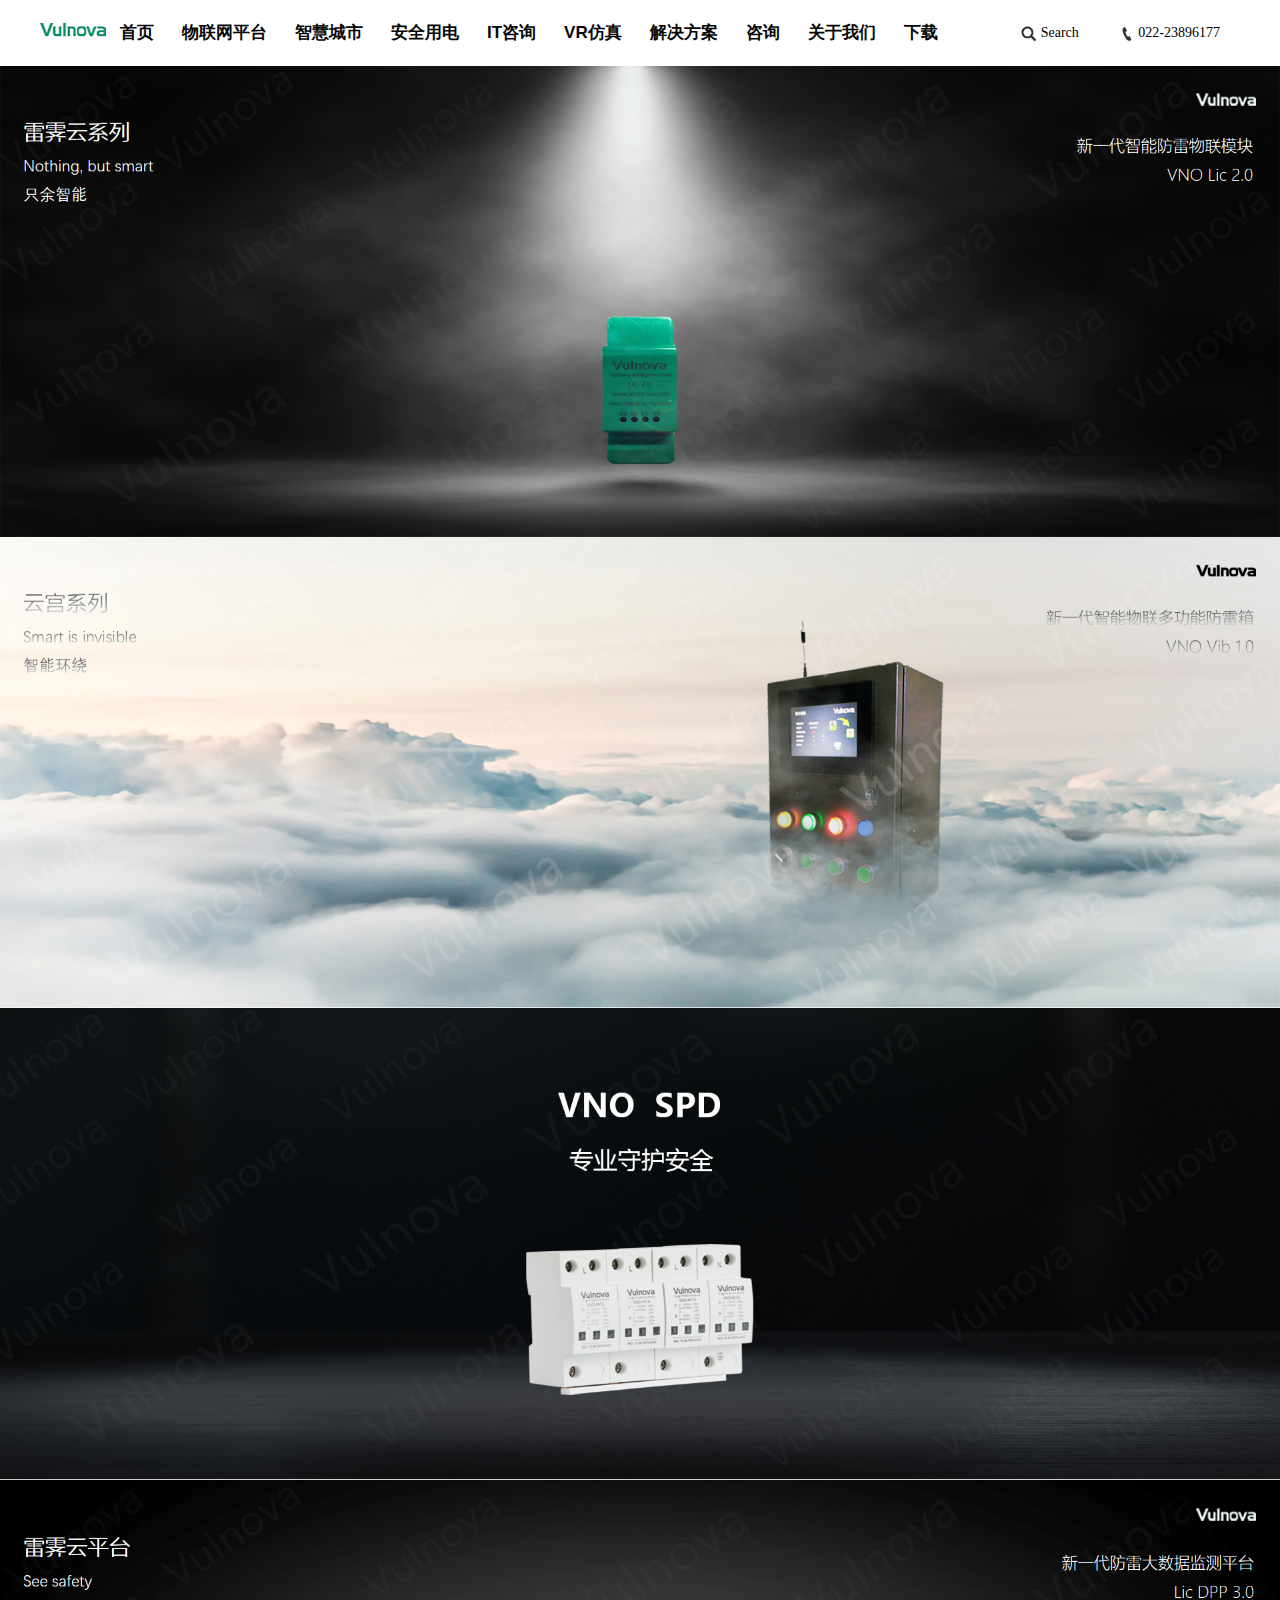
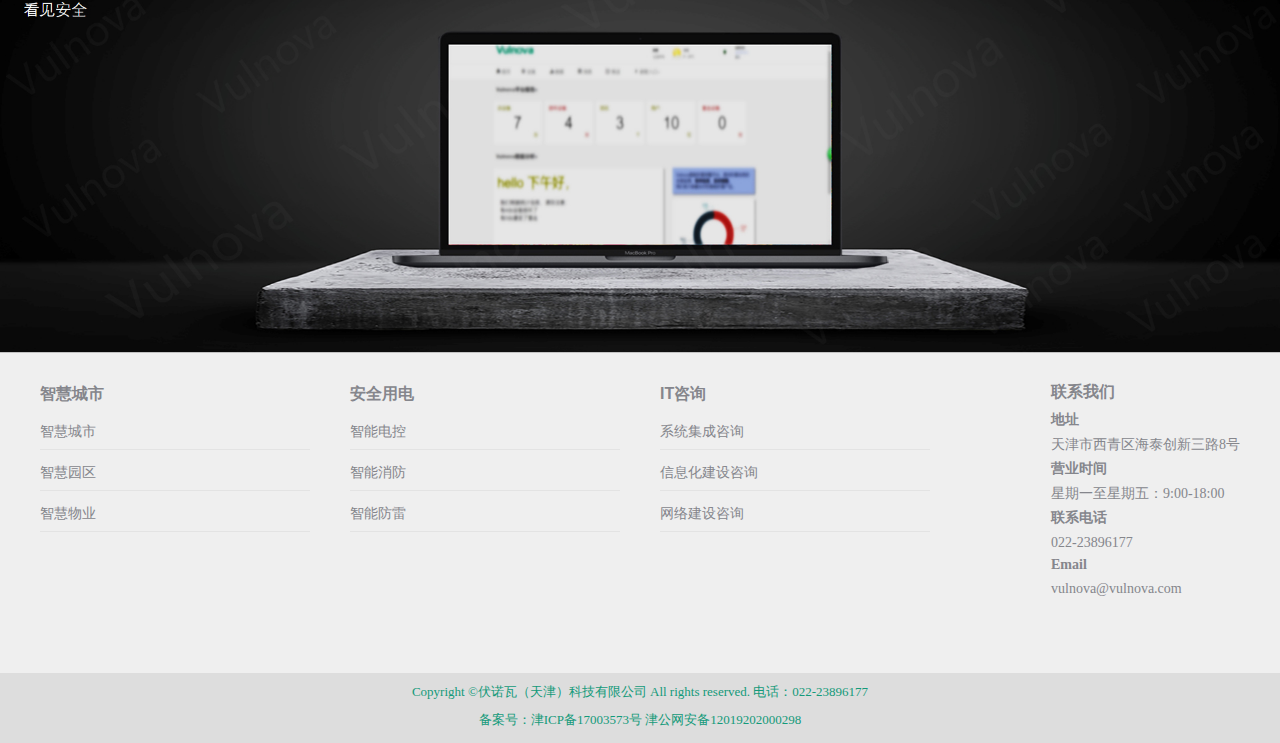
<file: lightning_protection.html>
<!--
 * @Author: your name
 * @Date: 2020-04-27 14:13:39
 * @LastEditTime: 2020-04-27 15:11:10
 * @LastEditors: Please set LastEditors
 * @Description: In User Settings Edit
 * @FilePath: \vueCodee:\vulnova\lightning_protection.html
 -->
 <!DOCTYPE html>
<html lang="en">
<head>
    <meta charset="UTF-8">
    <meta name="viewport" content="width=device-width, initial-scale=1.0">
    <title>vulnova</title>
    <link rel="stylesheet" href="css/common.css">
    <link rel="stylesheet" href="css/index.css">
    <link rel="stylesheet" href="css/banner.css">
    <script src="js/jquery-1.12.2.js"></script>
    <script src="js/banner.js"></script>
    <script src="js/index.js"></script>
    <script>
        $(function () {
            //滚动条事件
            $(window).scroll(function () {
                console.log($(document).scrollTop());
               //判断向上卷曲出去的距离是否大于等于 应用类样式top的div的高度
                if($(document).scrollTop()>=66){
                    //获取导航栏的元素 .nav 脱离文档流
                    $(".nav").css("position","fixed").css("top",0);
                    $(".main").css("marginTop",$(".nav").height());
 
                }else{
                    $(".nav").css("position","static");
                    $(".main").css("marginTop",0);
                }
            });
        });
     </script>
</head>
<body>
    <!-- 头部 -->
    <div class="nav">
        <nav>
            <div class="header_logo">
                <a href="index.html">
                    <img src="img/logo.jpg" alt="" width="66px" height="15px" sizes="65px">
                </a>
            </div>
            <div class="head_list">
                <ul class="header_nav">
                    <li class="header_list">
                        <a href="index.html">首页</a>
                    </li>
                    <li class="header_list">
                        <a href="login.html">物联网平台</a>
                    </li>
                    <li class="header_list">
                        <a>智慧城市</a>
                        <ul class="city_list">
                            <li><a href="city.html">智慧城市</a></li>
                            <li><a href="school.html">智慧校区</a></li>
                            <li><a href="property.html">智慧物业</a></li>
                        </ul>
                    </li>
                    <li class="header_list">
                        <a>安全用电</a>
                        <ul class="city_list">
                            <li><a href="electronic_control.html">智能电控</a></li>
                            <li><a href="fire_control.html">智能消防</a></li>
                            <li><a href="lightning_protection.html">智能防雷</a></li>
                        </ul>
                    </li>
                    <li class="header_list">
                        <a>IT咨询</a>
                        <ul class="city_list">
                            <li><a href="it_consultation.html">系统集成咨询</a></li>
                            <li><a href="it_consultation.html">信息化建设咨询</a></li>
                            <li><a href="it_consultation.html">网络艰涩咨询</a></li>
                        </ul>
                    </li>
                    <li class="header_list">
                        <a href="index.html">VR仿真</a>
                    </li>
                    <li class="header_list">
                        <a>解决方案</a>
                        <ul class="city_list">
                            <li><a href="information_technology.html">信息化基础建设</a></li>
                            <li><a href="data_construction.html">数据中心建设</a></li>
                        </ul>
                    </li>
                    <li class="header_list">
                        <a href="index.html">咨询</a>
                    </li>
                    <li class="header_list">
                        <a>关于我们</a>
                        <ul class="city_list">
                            <li><a href="introduction.html">公司简介</a></li>
                            <li><a href="com_address.html">联系我们</a></li>
                            <li><a href="recruit.html">招贤纳士</a></li>
                        </ul>
                    </li>
                    <li class="header_list">
                        <a href="index.html">下载</a>
                    </li>
                </ul>
            </div>
            <div class="phone">
                <img src="img/phone.svg" alt="">
                        <span>022-23896177</span>
            </div>
            <div class="search">
                <img src="img/search.svg" alt="">
                <span>Search</span>
            </div>
            
            
        </nav>
    </div>
   
    <div class="main">
        <div  style="font-size:0;">
            <img src="img/16.jpg" alt="" width="100%">
        </div>
        <div  style="font-size:0;">
            <img src="img/17.jpg" alt="" width="100%">
        </div>
        <div  style="font-size:0;">
            <img src="img/18.jpg" alt="" width="100%">
        </div>
        <div  style="font-size:0;">
            <img src="img/19.jpg" alt="" width="100%">
        </div>
        <footer>
            <div class="footer-in">
				<div class="footer-l">
					<dl>
						<dt>智慧城市</dt>
						<dd><a href="#">智慧城市</a></dd>
						<dd><a href="#">智慧园区</a></dd>
						<dd><a href="#">智慧物业</a></dd>
					</dl>
					<dl>
						<dt>安全用电</dt>
						<dd><a href="#">智能电控</a></dd>
						<dd><a href="#">智能消防</a></dd>
						<dd><a href="#">智能防雷</a></dd>
					</dl>
					<dl>
						<dt>IT咨询</dt>
						<dd><a href="#">系统集成咨询</a></dd>
						<dd><a href="#">信息化建设咨询</a></dd>
						<dd><a href="#">网络建设咨询</a></dd>
                    </dl>
                </div>
                <div class="footer-r">
                    <h4>联系我们</h4>
                    <p>地址</p>
                    <span>天津市西青区海泰创新三路8号</span>
                    <p>营业时间</p>
                    <span>星期一至星期五：9:00-18:00</span>
                    <p>联系电话</p>
                    <span>022-23896177</span>
                    <p>Email</p>
                    <span>vulnova@vulnova.com</span>
                </div>
            </div>
            <div class="footer-on">
                <p>Copyright ©伏诺瓦（天津）科技有限公司 All rights reserved. 电话：022-23896177</p>
                <p>备案号：津ICP备17003573号 津公网安备12019202000298</p>
            </div>
		</footer>
        </footer>
    </div>
    
    
</body>
</html>
</file>
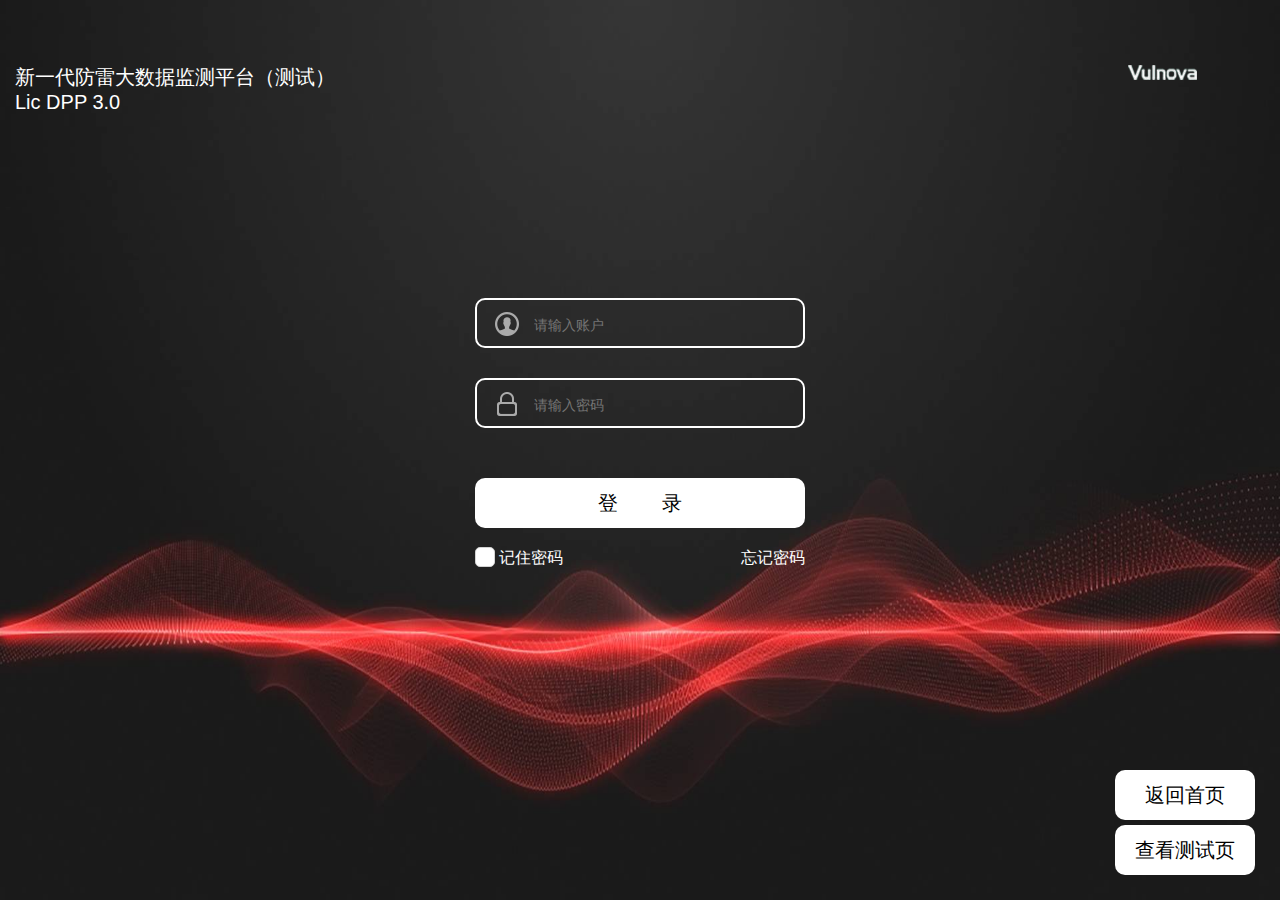
<file: login.html>
<!--
 * @Author: your name
 * @Date: 2020-04-26 17:02:34
 * @LastEditTime: 2020-04-26 17:31:25
 * @LastEditors: Please set LastEditors
 * @Description: In User Settings Edit
 * @FilePath: \vueCodee:\vulnova\login.html
 -->
<html lang="en" class="no-js">

<head>
    <meta charset="UTF-8">
    <meta http-equiv="X-UA-Compatible" content="IE=edge">
    <meta name="viewport" content="width=device-width, initial-scale=1">
    <title>Vulnova 防雷平台--登录 </title>
    <link rel="stylesheet" href="css/login_no.css">
    <link rel="stylesheet" href="css/login_in.css">
    <script src="js/jquery-1.12.2.js"></script>
</head>

<body>

    <div class="container demo-1">
        <div class="content">
            <div id="large-header" class="large-header" style="height: 100%;">

                <div class="subTitle">
                    <div>新一代防雷大数据监测平台（测试）<br>Lic DPP 3.0</div>
                    <div class="login-t"><a href="index.html"><img src="img/vulnova.png"
                                style="width:50%;"></a></div>
                </div>
                <div class="logo_box">
                    <form name="form1" method="post" id="from1">
                        <div class="input_outer">
                            <span class="u_user"></span>
                            <input name="account" id="account" class="text" style="color: #FFFFFF !important"
                                type="text" placeholder="请输入账户" autocomplete="off">
                        </div>
                        <div class="input_outer">
                            <span class="us_uer"></span>
                            <input name="password" id="password" class="text"
                                style="color: #FFFFFF !important; position:absolute; z-index:100;" type="password"
                                placeholder="请输入密码" autocomplete="off">
                        </div>
                        <div class="mb2"><a class="act-but submit" href="javascript:submit();"
                                style="color: black">登&nbsp;&nbsp;&nbsp;&nbsp;&nbsp;&nbsp;&nbsp;&nbsp;录</a></div>

                        <div class="foot-else">
                            <div><input type="checkbox" id="checkbox" name="checkbox" style="display: none;"><label
                                    for="myCheck" id="checkbox_l" style="cursor: pointer;margin-top:-4px;"></label>
                                <span class="word">记住密码</span></div>
                            <div><a style="color:#FFFFFF;cursor: pointer;"><span class="word">忘记密码</span></a>
                            </div>
                        </div>
                    </form>
                </div>
                <div class="subTitle_col">
                    <div></div>
                    <div class="login-t"><a class="act-but submit_col" href="index.html"
                            style="color: black">返回首页</a></div>
                    <div class="login-t"><a class="act-but submit_col" href="http://www.vulnova.com:3000/"
                            style="color: black">查看测试页</a></div>
                </div>

            </div>
        </div>
    </div><!-- /container -->


</body>

</html>
</file>
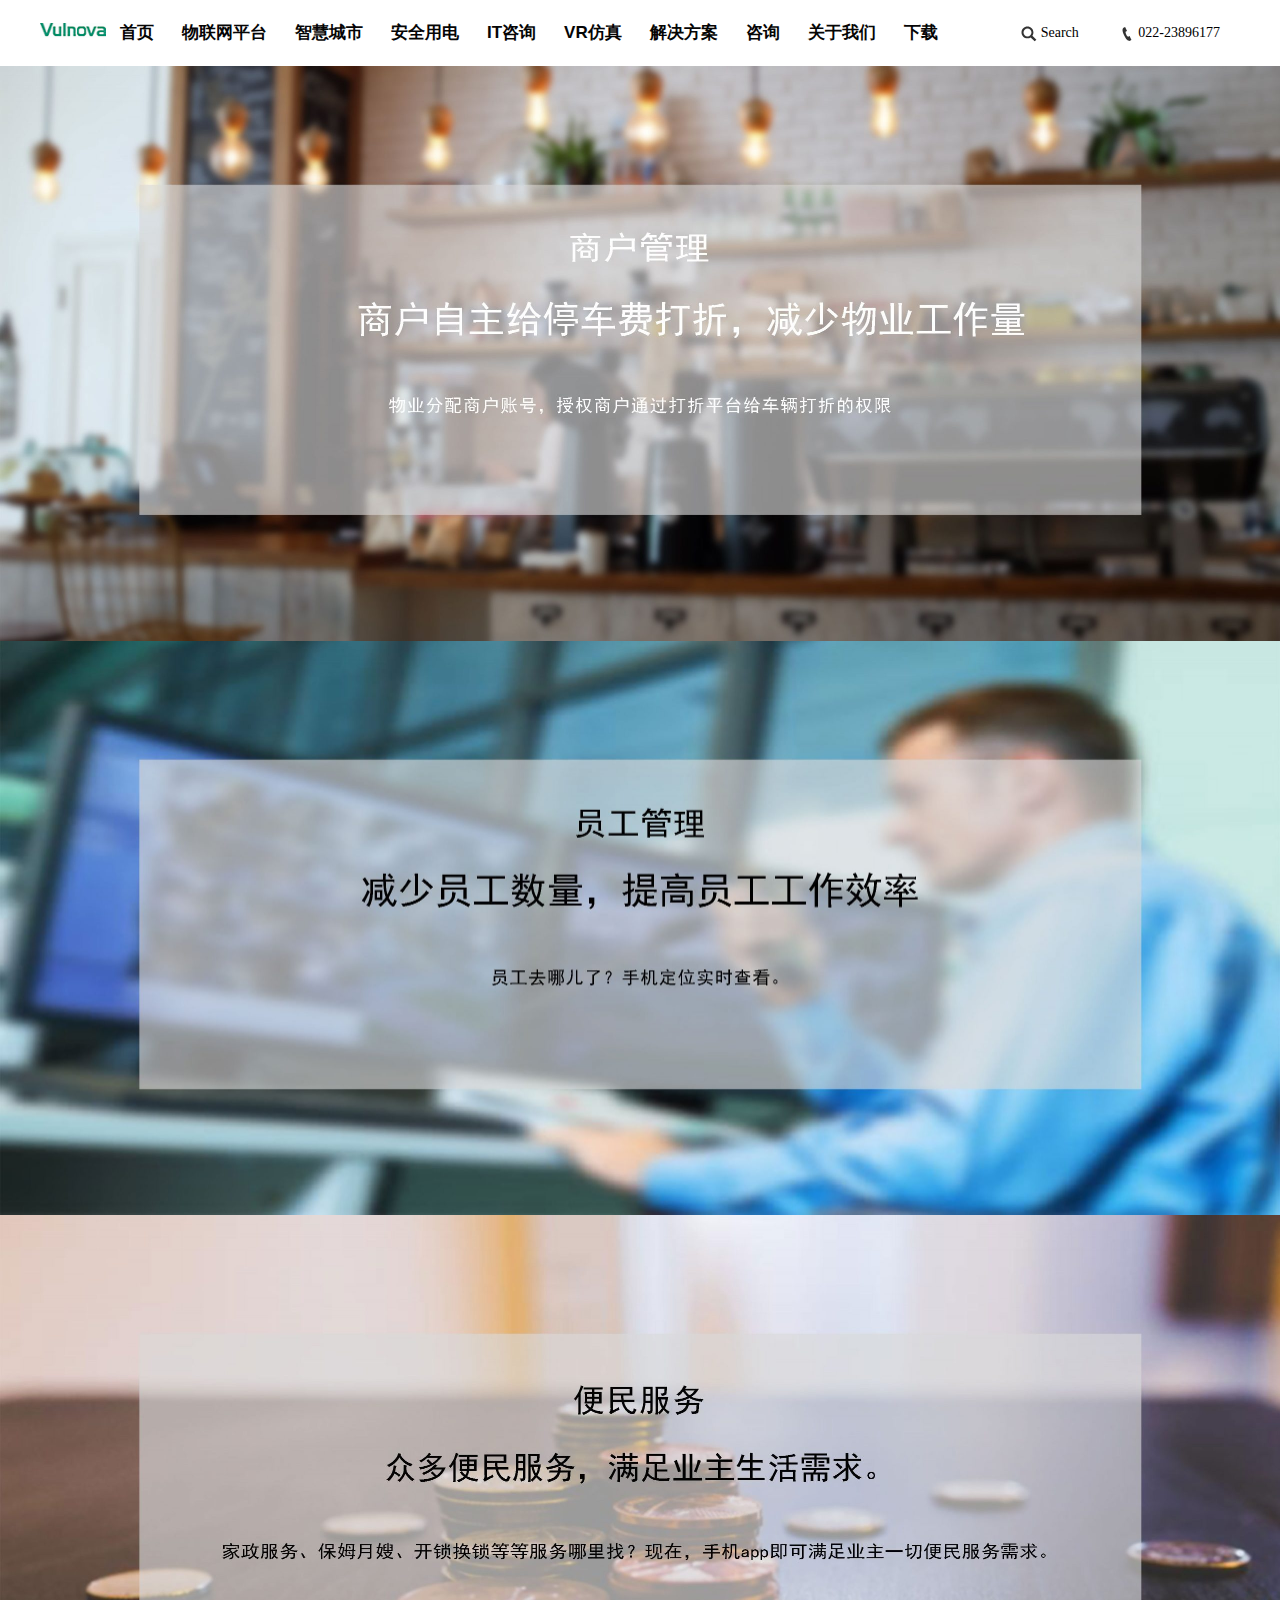
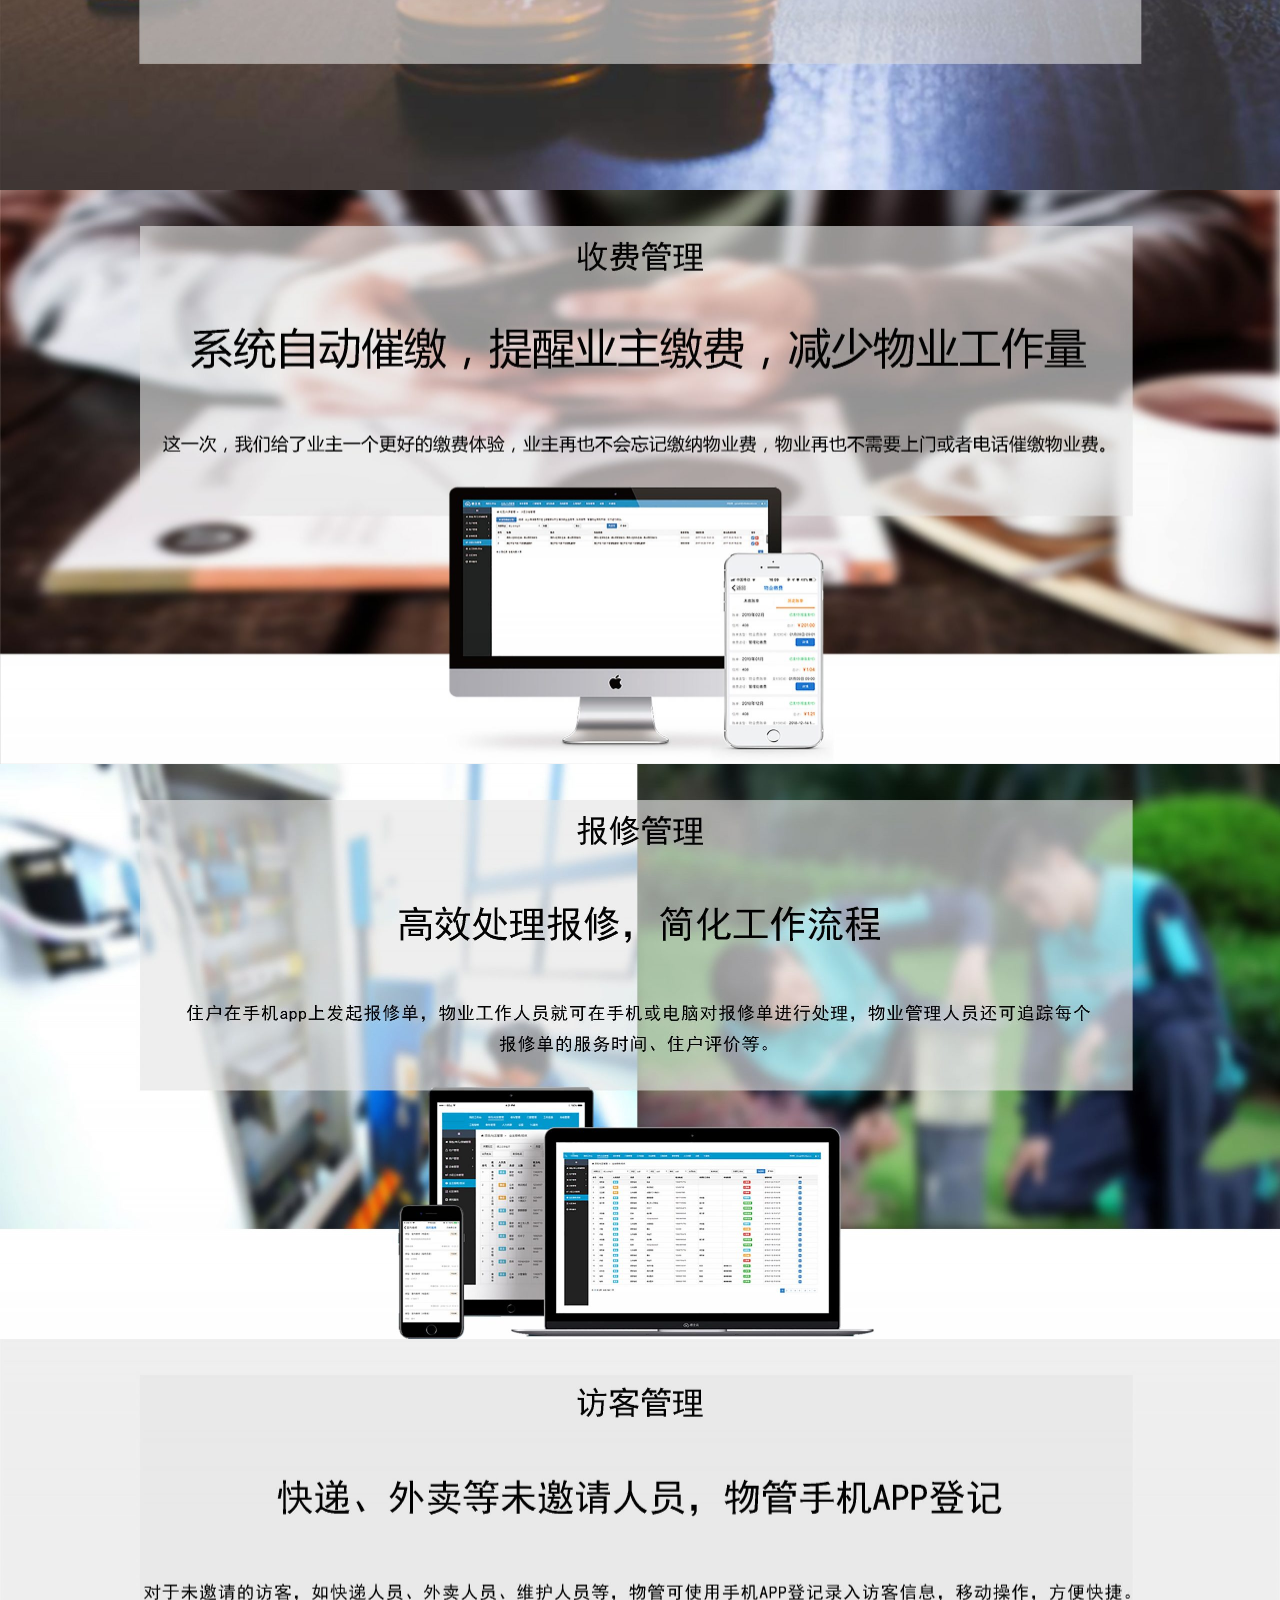
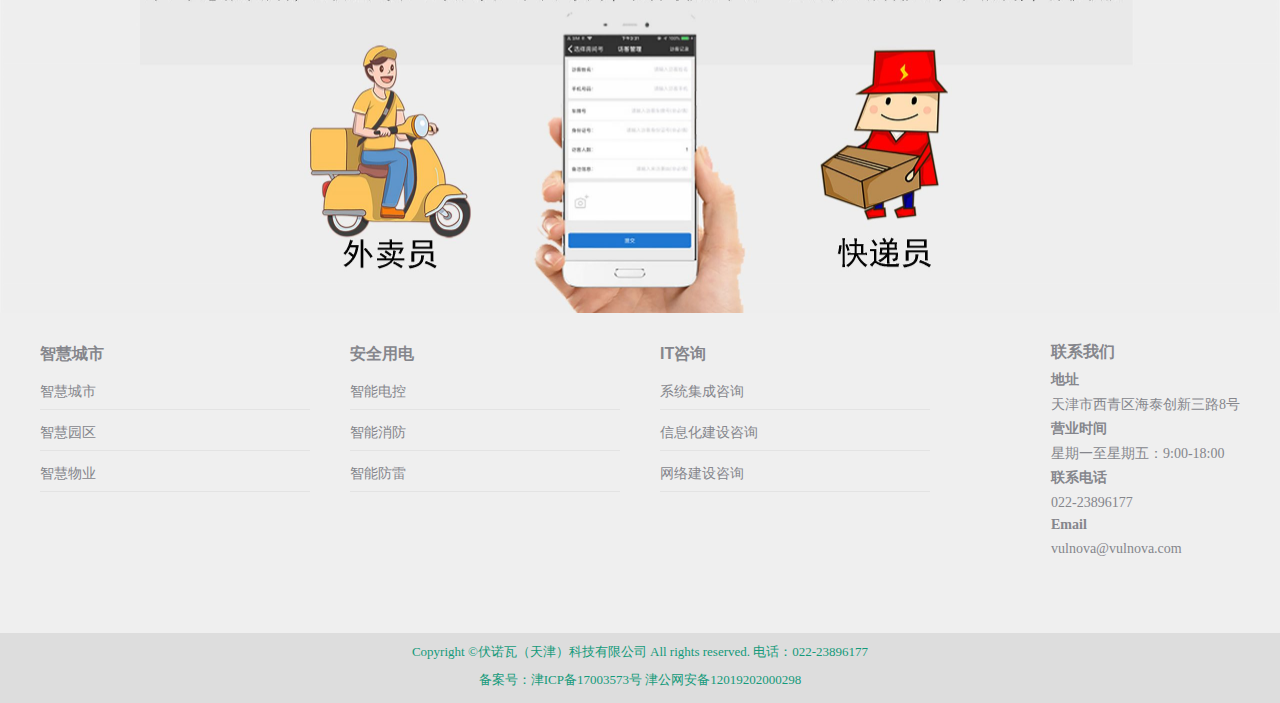
<file: property.html>
<!--
 * @Author: your name
 * @Date: 2020-04-27 10:48:47
 * @LastEditTime: 2020-04-27 15:15:27
 * @LastEditors: Please set LastEditors
 * @Description: In User Settings Edit
 * @FilePath: \vueCodee:\vulnova\property.html
 -->
 <!DOCTYPE html>
 <html lang="en">
 <head>
     <meta charset="UTF-8">
     <meta name="viewport" content="width=device-width, initial-scale=1.0">
     <title>vulnova</title>
     <link rel="stylesheet" href="css/common.css">
     <link rel="stylesheet" href="css/index.css">
     <link rel="stylesheet" href="css/banner.css">
     <script src="js/jquery-1.12.2.js"></script>
     <script src="js/banner.js"></script>
     <script src="js/index.js"></script>
     <script>
         $(function () {
             //滚动条事件
             $(window).scroll(function () {
                 console.log($(document).scrollTop());
                //判断向上卷曲出去的距离是否大于等于 应用类样式top的div的高度
                 if($(document).scrollTop()>=66){
                     //获取导航栏的元素 .nav 脱离文档流
                     $(".nav").css("position","fixed").css("top",0);
                     $(".main").css("marginTop",$(".nav").height());
  
                 }else{
                     $(".nav").css("position","static");
                     $(".main").css("marginTop",0);
                 }
             });
         });
      </script>
 </head>
 <body>
     <!-- 头部 -->
     <div class="nav">
        <nav>
            <div class="header_logo">
                <a href="index.html">
                    <img src="img/logo.jpg" alt="" width="66px" height="15px" sizes="65px">
                </a>
            </div>
            <div class="head_list">
                <ul class="header_nav">
                    <li class="header_list">
                        <a href="index.html">首页</a>
                    </li>
                    <li class="header_list">
                        <a href="login.html">物联网平台</a>
                    </li>
                    <li class="header_list">
                        <a>智慧城市</a>
                        <ul class="city_list">
                            <li><a href="city.html">智慧城市</a></li>
                            <li><a href="school.html">智慧校区</a></li>
                            <li><a href="property.html">智慧物业</a></li>
                        </ul>
                    </li>
                    <li class="header_list">
                        <a>安全用电</a>
                        <ul class="city_list">
                            <li><a href="electronic_control.html">智能电控</a></li>
                            <li><a href="fire_control.html">智能消防</a></li>
                            <li><a href="lightning_protection.html">智能防雷</a></li>
                        </ul>
                    </li>
                    <li class="header_list">
                        <a>IT咨询</a>
                        <ul class="city_list">
                            <li><a href="it_consultation.html">系统集成咨询</a></li>
                            <li><a href="it_consultation.html">信息化建设咨询</a></li>
                            <li><a href="it_consultation.html">网络艰涩咨询</a></li>
                        </ul>
                    </li>
                    <li class="header_list">
                        <a href="index.html">VR仿真</a>
                    </li>
                    <li class="header_list">
                        <a>解决方案</a>
                        <ul class="city_list">
                            <li><a href="information_technology.html">信息化基础建设</a></li>
                            <li><a href="data_construction.html">数据中心建设</a></li>
                        </ul>
                    </li>
                    <li class="header_list">
                        <a href="index.html">咨询</a>
                    </li>
                    <li class="header_list">
                        <a>关于我们</a>
                        <ul class="city_list">
                            <li><a href="introduction.html">公司简介</a></li>
                            <li><a href="com_address.html">联系我们</a></li>
                            <li><a href="recruit.html">招贤纳士</a></li>
                        </ul>
                    </li>
                    <li class="header_list">
                        <a href="index.html">下载</a>
                    </li>
                </ul>
            </div>
            <div class="phone">
                <img src="img/phone.svg" alt="">
                        <span>022-23896177</span>
            </div>
            <div class="search">
                <img src="img/search.svg" alt="">
                <span>Search</span>
            </div>
            
            
        </nav>
    </div>
    
     <div class="main">
         <div  style="font-size:0;">
             <img src="img/9-scaled.jpg" alt="" width="100%">
         </div>
         <div  style="font-size:0;">
             <img src="img/10-scaled.jpg" alt="" width="100%">
         </div>
         <div  style="font-size:0;">
             <img src="img/11-scaled.jpg" alt="" width="100%">
         </div>
         <div  style="font-size:0;">
             <img src="img/12-scaled.jpg" alt="" width="100%">
         </div>
         <div  style="font-size:0;">
             <img src="img/13-scaled.jpg" alt="" width="100%">
         </div>
         <div  style="font-size:0;">
            <img src="img/14-scaled.jpg" alt="" width="100%">
        </div>
         <footer>
             <div class="footer-in">
                 <div class="footer-l">
                     <dl>
                         <dt>智慧城市</dt>
                         <dd><a href="#">智慧城市</a></dd>
                         <dd><a href="#">智慧园区</a></dd>
                         <dd><a href="#">智慧物业</a></dd>
                     </dl>
                     <dl>
                         <dt>安全用电</dt>
                         <dd><a href="#">智能电控</a></dd>
                         <dd><a href="#">智能消防</a></dd>
                         <dd><a href="#">智能防雷</a></dd>
                     </dl>
                     <dl>
                         <dt>IT咨询</dt>
                         <dd><a href="#">系统集成咨询</a></dd>
                         <dd><a href="#">信息化建设咨询</a></dd>
                         <dd><a href="#">网络建设咨询</a></dd>
                     </dl>
                 </div>
                 <div class="footer-r">
                     <h4>联系我们</h4>
                     <p>地址</p>
                     <span>天津市西青区海泰创新三路8号</span>
                     <p>营业时间</p>
                     <span>星期一至星期五：9:00-18:00</span>
                     <p>联系电话</p>
                     <span>022-23896177</span>
                     <p>Email</p>
                     <span>vulnova@vulnova.com</span>
                 </div>
             </div>
             <div class="footer-on">
                 <p>Copyright ©伏诺瓦（天津）科技有限公司 All rights reserved. 电话：022-23896177</p>
                 <p>备案号：津ICP备17003573号 津公网安备12019202000298</p>
             </div>
         </footer>
         </footer>
     </div>
     
     
 </body>
 </html>
</file>
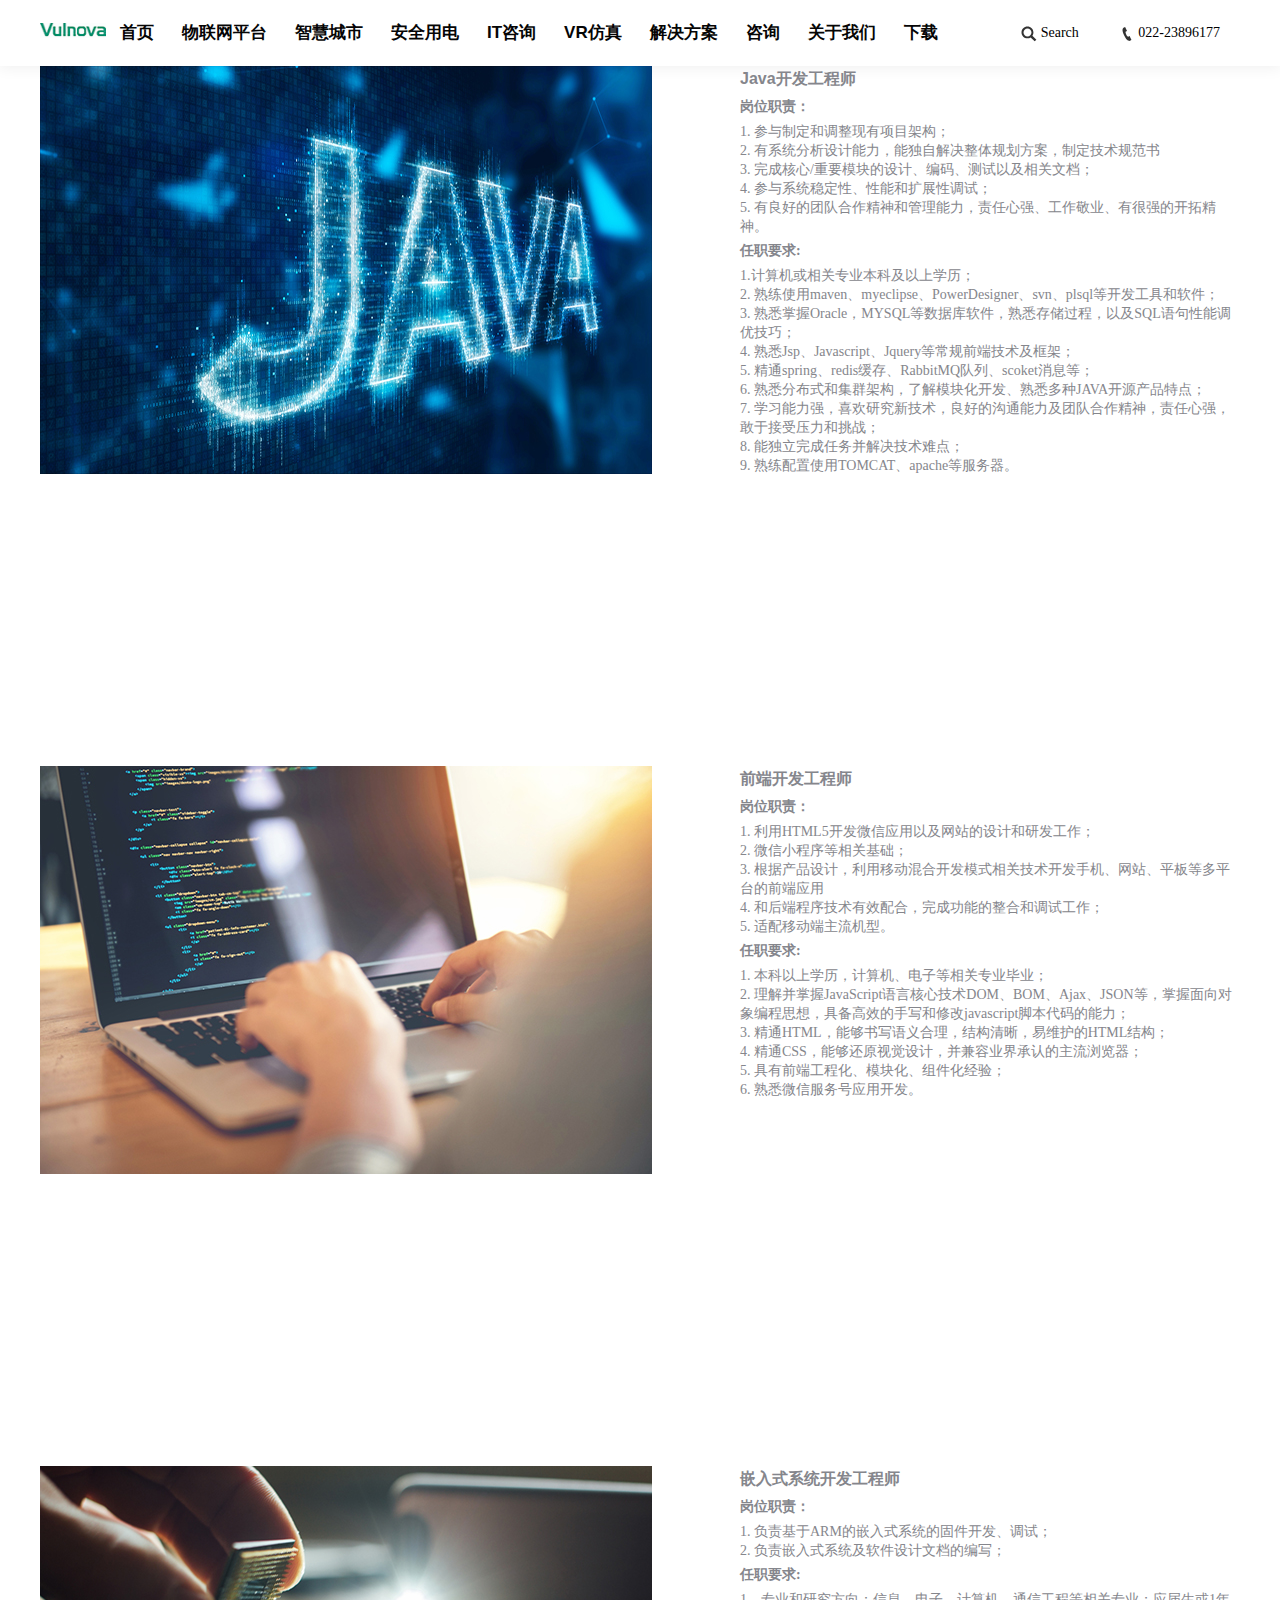
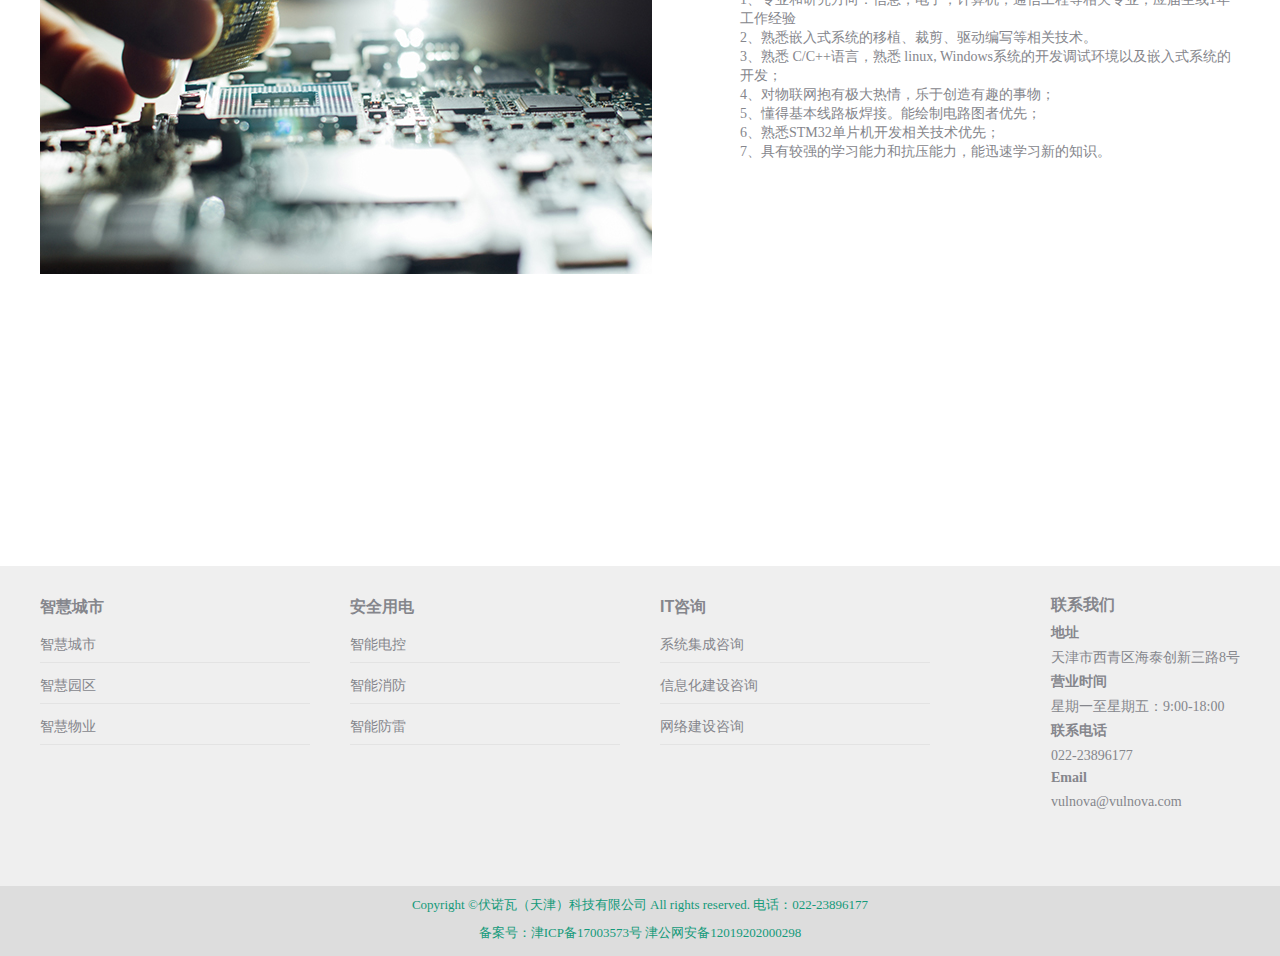
<file: recruit.html>
<!--
 * @Author: your name
 * @Date: 2020-04-27 14:48:53
 * @LastEditTime: 2020-04-27 15:11:29
 * @LastEditors: Please set LastEditors
 * @Description: In User Settings Edit
 * @FilePath: \vueCodee:\vulnova\recruit.html
 -->
 <!DOCTYPE html>
<html lang="en">
<head>
    <meta charset="UTF-8">
    <meta name="viewport" content="width=device-width, initial-scale=1.0">
    <title>vulnova</title>
    <link rel="stylesheet" href="css/common.css">
    <link rel="stylesheet" href="css/index.css">
    <link rel="stylesheet" href="css/banner.css">
    <script src="js/jquery-1.12.2.js"></script>
    <script src="js/banner.js"></script>
    <script src="js/index.js"></script>
    <script>
        $(function () {
            //滚动条事件
            $(window).scroll(function () {
                console.log($(document).scrollTop());
               //判断向上卷曲出去的距离是否大于等于 应用类样式top的div的高度
                if($(document).scrollTop()>=66){
                    //获取导航栏的元素 .nav 脱离文档流
                    $(".nav").css("position","fixed").css("top",0);
                    $(".main").css("marginTop",$(".nav").height());
 
                }else{
                    $(".nav").css("position","static");
                    $(".main").css("marginTop",0);
                }
            });
        });
     </script>
</head>
<body>
    <!-- 头部 -->
    <div class="nav">
        <nav>
            <div class="header_logo">
                <a href="index.html">
                    <img src="img/logo.jpg" alt="" width="66px" height="15px" sizes="65px">
                </a>
            </div>
            <div class="head_list">
                <ul class="header_nav">
                    <li class="header_list">
                        <a href="index.html">首页</a>
                    </li>
                    <li class="header_list">
                        <a href="login.html">物联网平台</a>
                    </li>
                    <li class="header_list">
                        <a>智慧城市</a>
                        <ul class="city_list">
                            <li><a href="city.html">智慧城市</a></li>
                            <li><a href="school.html">智慧校区</a></li>
                            <li><a href="property.html">智慧物业</a></li>
                        </ul>
                    </li>
                    <li class="header_list">
                        <a>安全用电</a>
                        <ul class="city_list">
                            <li><a href="electronic_control.html">智能电控</a></li>
                            <li><a href="fire_control.html">智能消防</a></li>
                            <li><a href="lightning_protection.html">智能防雷</a></li>
                        </ul>
                    </li>
                    <li class="header_list">
                        <a>IT咨询</a>
                        <ul class="city_list">
                            <li><a href="it_consultation.html">系统集成咨询</a></li>
                            <li><a href="it_consultation.html">信息化建设咨询</a></li>
                            <li><a href="it_consultation.html">网络艰涩咨询</a></li>
                        </ul>
                    </li>
                    <li class="header_list">
                        <a href="index.html">VR仿真</a>
                    </li>
                    <li class="header_list">
                        <a>解决方案</a>
                        <ul class="city_list">
                            <li><a href="information_technology.html">信息化基础建设</a></li>
                            <li><a href="data_construction.html">数据中心建设</a></li>
                        </ul>
                    </li>
                    <li class="header_list">
                        <a href="index.html">咨询</a>
                    </li>
                    <li class="header_list">
                        <a>关于我们</a>
                        <ul class="city_list">
                            <li><a href="introduction.html">公司简介</a></li>
                            <li><a href="com_address.html">联系我们</a></li>
                            <li><a href="recruit.html">招贤纳士</a></li>
                        </ul>
                    </li>
                    <li class="header_list">
                        <a href="index.html">下载</a>
                    </li>
                </ul>
            </div>
            <div class="phone">
                <img src="img/phone.svg" alt="">
                        <span>022-23896177</span>
            </div>
            <div class="search">
                <img src="img/search.svg" alt="">
                <span>Search</span>
            </div>
            
            
        </nav>
    </div>
   
    <div class="main">
        <div  style="width: 1200px;margin: auto;height: 700px;overflow: hidden;">
            <div class="con_l" style="float: left;">
                <img src="img/302215225.jpg" alt="">
            </div>
            
            <div class="content">
                <h4>Java开发工程师</h4>
                <p>岗位职责：</p>
                <span>1. 参与制定和调整现有项目架构；</span><br>
                <span>2. 有系统分析设计能力，能独自解决整体规划方案，制定技术规范书</span><br>
                <span>3. 完成核心/重要模块的设计、编码、测试以及相关文档；</span><br>
                <span>4. 参与系统稳定性、性能和扩展性调试；</span><br>
                <span>5. 有良好的团队合作精神和管理能力，责任心强、工作敬业、有很强的开拓精神。</span><br>
                <p>任职要求:</p>
                <span>1.计算机或相关专业本科及以上学历；</span><br>
                <span>2. 熟练使用maven、myeclipse、PowerDesigner、svn、plsql等开发工具和软件；</span><br>
                <span>3. 熟悉掌握Oracle，MYSQL等数据库软件，熟悉存储过程，以及SQL语句性能调优技巧；</span><br>
                <span>4. 熟悉Jsp、Javascript、Jquery等常规前端技术及框架；</span><br>
                <span>5. 精通spring、redis缓存、RabbitMQ队列、scoket消息等；</span><br>
                <span>6. 熟悉分布式和集群架构，了解模块化开发、熟悉多种JAVA开源产品特点；</span><br>
                <span>7. 学习能力强，喜欢研究新技术，良好的沟通能力及团队合作精神，责任心强，敢于接受压力和挑战；</span><br>
                <span>8. 能独立完成任务并解决技术难点；</span><br>
                <span>9. 熟练配置使用TOMCAT、apache等服务器。</span><br>
            </div>
        </div>
        <div  style="width: 1200px;margin: auto;height: 700px;overflow: hidden;">
            <div class="con_l" style="float: left;">
                <img src="img/61331526.jpg" alt="">
            </div>
            
            <div class="content">
                <h4>前端开发工程师</h4>
                <p>岗位职责：</p>
                <span>1. 利用HTML5开发微信应用以及网站的设计和研发工作；</span><br>
                <span>2. 微信小程序等相关基础；</span><br>
                <span>3. 根据产品设计，利用移动混合开发模式相关技术开发手机、网站、平板等多平台的前端应用</span><br>
                <span>4. 和后端程序技术有效配合，完成功能的整合和调试工作；</span><br>
                <span>5. 适配移动端主流机型。</span><br>
                <p>任职要求:</p>
                <span>1. 本科以上学历，计算机、电子等相关专业毕业；</span><br>
                <span>2. 理解并掌握JavaScript语言核心技术DOM、BOM、Ajax、JSON等，掌握面向对象编程思想，具备高效的手写和修改javascript脚本代码的能力；</span><br>
                <span>3. 精通HTML，能够书写语义合理，结构清晰，易维护的HTML结构；</span><br>
                <span>4. 精通CSS，能够还原视觉设计，并兼容业界承认的主流浏览器；</span><br>
                <span>5. 具有前端工程化、模块化、组件化经验；</span><br>
                <span>6. 熟悉微信服务号应用开发。</span><br>
            </div>
        </div><div  style="width: 1200px;margin: auto;height: 700px;overflow: hidden;">
            <div class="con_l" style="float: left;">
                <img src="img/32105981.jpg" alt="">
            </div>
            
            <div class="content">
                <h4>嵌入式系统开发工程师 </h4>
                <p>岗位职责：</p>
                <span>1. 负责基于ARM的嵌入式系统的固件开发、调试；</span><br>
                <span>2. 负责嵌入式系统及软件设计文档的编写；</span><br>
                <p>任职要求:</p>
                <span>1、专业和研究方向：信息，电子，计算机，通信工程等相关专业；应届生或1年工作经验</span><br>
                <span>2、熟悉嵌入式系统的移植、裁剪、驱动编写等相关技术。</span><br>
                <span>3、熟悉 C/C++语言，熟悉 linux, Windows系统的开发调试环境以及嵌入式系统的开发；</span><br>
                <span>4、对物联网抱有极大热情，乐于创造有趣的事物；</span><br>
                <span>5、懂得基本线路板焊接。能绘制电路图者优先；</span><br>
                <span>6、熟悉STM32单片机开发相关技术优先；</span><br>
                <span>7、具有较强的学习能力和抗压能力，能迅速学习新的知识。</span><br>
            </div>
        </div>
       
        <footer>
            <div class="footer-in">
				<div class="footer-l">
					<dl>
						<dt>智慧城市</dt>
						<dd><a href="#">智慧城市</a></dd>
						<dd><a href="#">智慧园区</a></dd>
						<dd><a href="#">智慧物业</a></dd>
					</dl>
					<dl>
						<dt>安全用电</dt>
						<dd><a href="#">智能电控</a></dd>
						<dd><a href="#">智能消防</a></dd>
						<dd><a href="#">智能防雷</a></dd>
					</dl>
					<dl>
						<dt>IT咨询</dt>
						<dd><a href="#">系统集成咨询</a></dd>
						<dd><a href="#">信息化建设咨询</a></dd>
						<dd><a href="#">网络建设咨询</a></dd>
                    </dl>
                </div>
                <div class="footer-r">
                    <h4>联系我们</h4>
                    <p>地址</p>
                    <span>天津市西青区海泰创新三路8号</span>
                    <p>营业时间</p>
                    <span>星期一至星期五：9:00-18:00</span>
                    <p>联系电话</p>
                    <span>022-23896177</span>
                    <p>Email</p>
                    <span>vulnova@vulnova.com</span>
                </div>
            </div>
            <div class="footer-on">
                <p>Copyright ©伏诺瓦（天津）科技有限公司 All rights reserved. 电话：022-23896177</p>
                <p>备案号：津ICP备17003573号 津公网安备12019202000298</p>
            </div>
		</footer>
        </footer>
    </div>
    
    
</body>
</html>
</file>
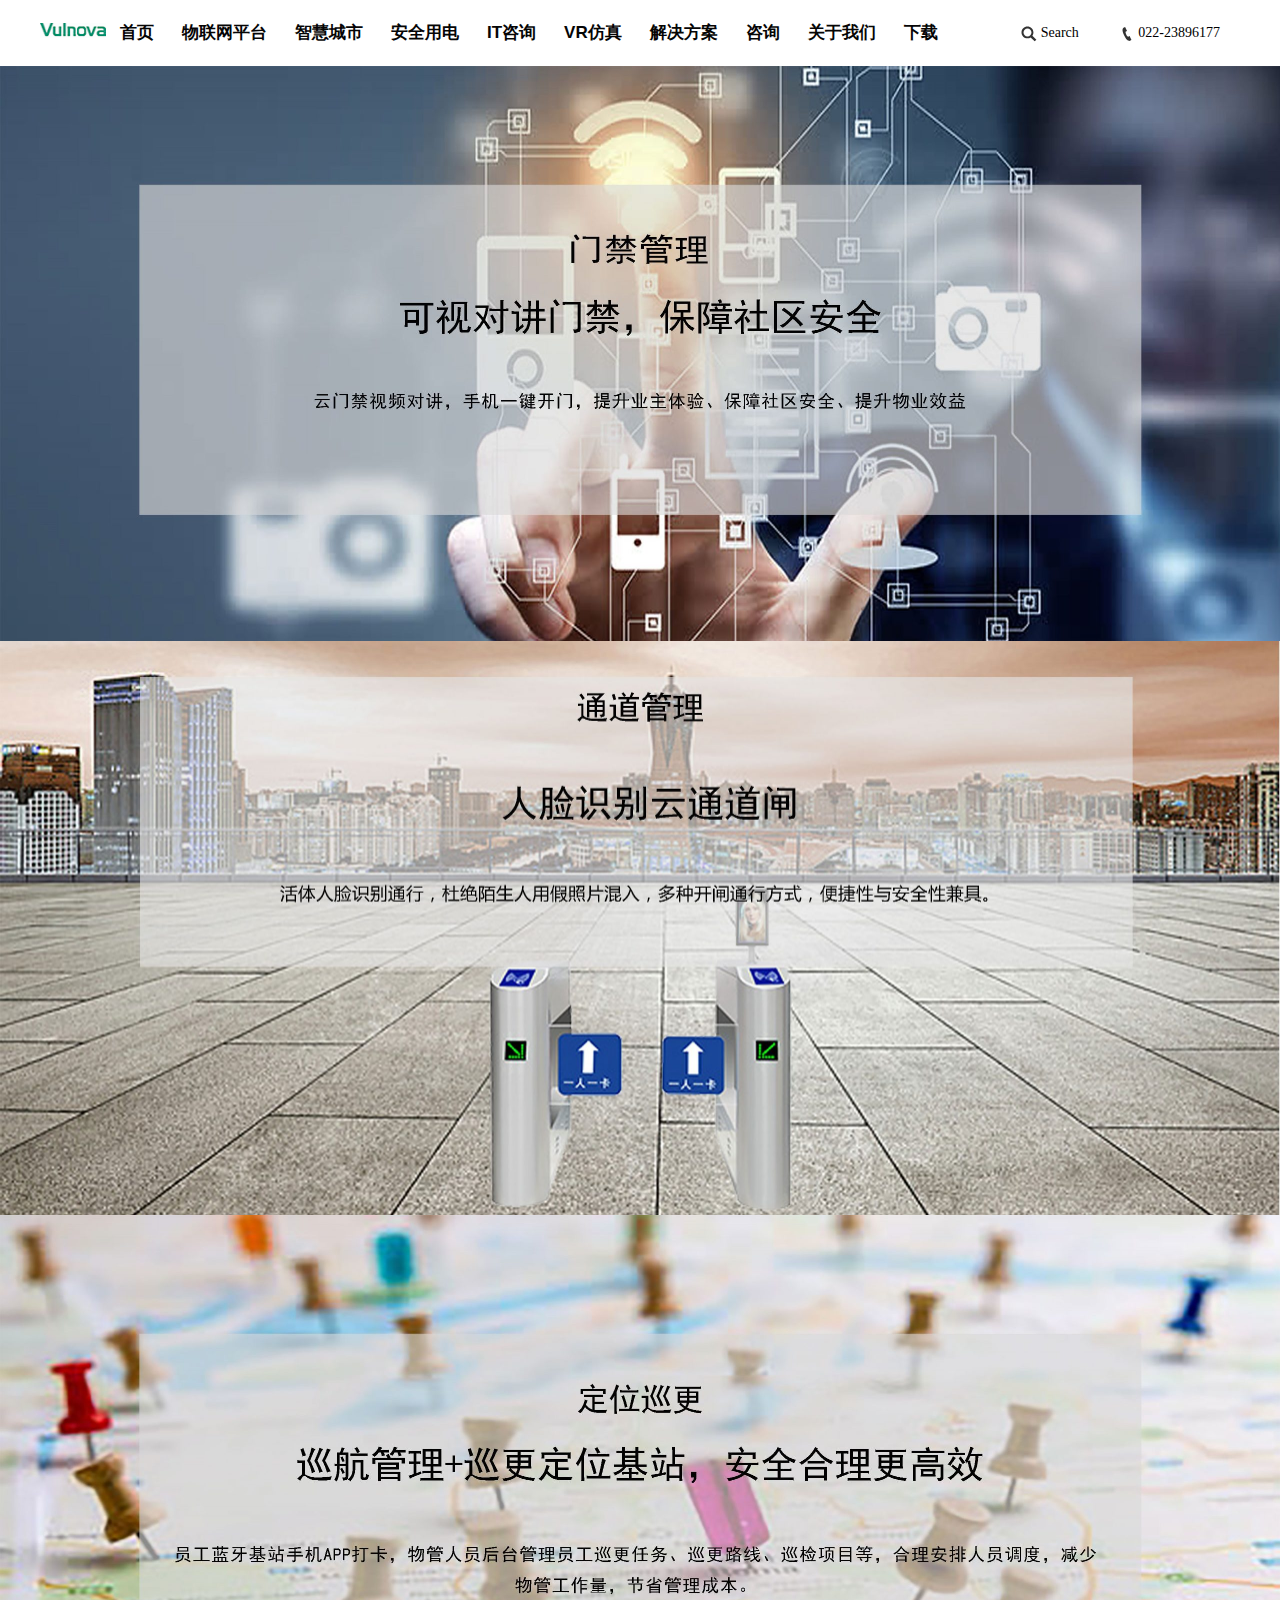
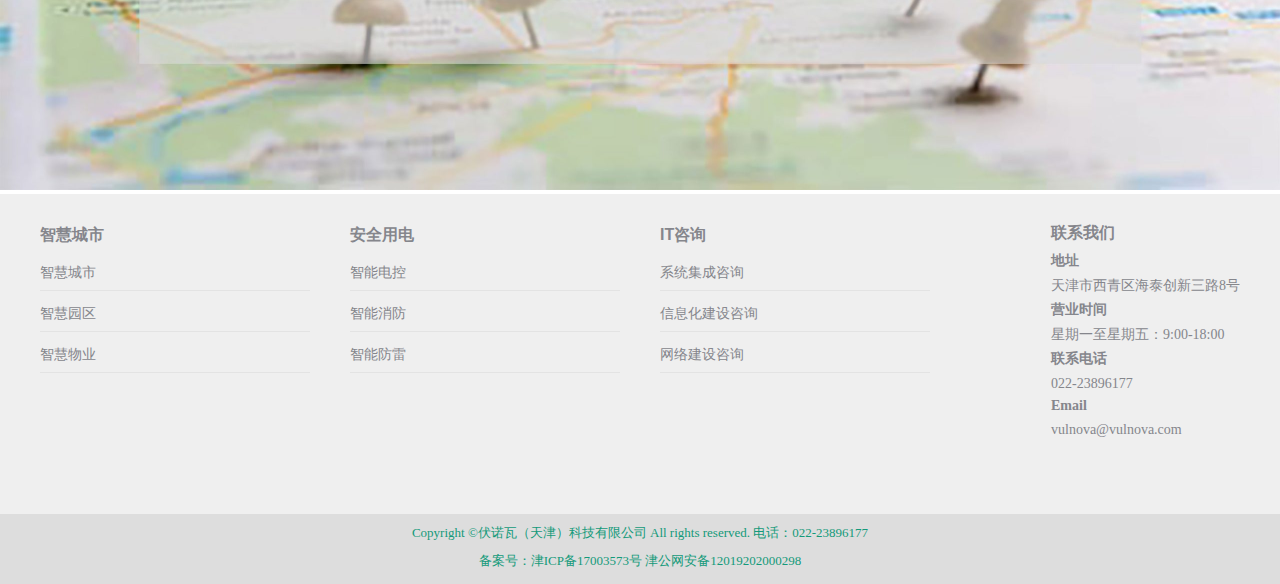
<file: school.html>
<!--
 * @Author: your name
 * @Date: 2020-04-27 10:21:10
 * @LastEditTime: 2020-04-27 15:15:41
 * @LastEditors: Please set LastEditors
 * @Description: In User Settings Edit
 * @FilePath: \vueCodee:\vulnova\city.html
 -->
 <!DOCTYPE html>
<html lang="en">
<head>
    <meta charset="UTF-8">
    <meta name="viewport" content="width=device-width, initial-scale=1.0">
    <title>vulnova</title>
    <link rel="stylesheet" href="css/common.css">
    <link rel="stylesheet" href="css/index.css">
    <link rel="stylesheet" href="css/banner.css">
    <script src="js/jquery-1.12.2.js"></script>
    <script src="js/banner.js"></script>
    <script src="js/index.js"></script>
    <script>
        $(function () {
            //滚动条事件
            $(window).scroll(function () {
                console.log($(document).scrollTop());
               //判断向上卷曲出去的距离是否大于等于 应用类样式top的div的高度
                if($(document).scrollTop()>=66){
                    //获取导航栏的元素 .nav 脱离文档流
                    $(".nav").css("position","fixed").css("top",0);
                    $(".main").css("marginTop",$(".nav").height());
 
                }else{
                    $(".nav").css("position","static");
                    $(".main").css("marginTop",0);
                }
            });
        });
     </script>
</head>
<body>
    <!-- 头部 -->
    <div class="nav">
        <nav>
            <div class="header_logo">
                <a href="index.html">
                    <img src="img/logo.jpg" alt="" width="66px" height="15px" sizes="65px">
                </a>
            </div>
            <div class="head_list">
                <ul class="header_nav">
                    <li class="header_list">
                        <a href="index.html">首页</a>
                    </li>
                    <li class="header_list">
                        <a href="login.html">物联网平台</a>
                    </li>
                    <li class="header_list">
                        <a>智慧城市</a>
                        <ul class="city_list">
                            <li><a href="city.html">智慧城市</a></li>
                            <li><a href="school.html">智慧校区</a></li>
                            <li><a href="property.html">智慧物业</a></li>
                        </ul>
                    </li>
                    <li class="header_list">
                        <a>安全用电</a>
                        <ul class="city_list">
                            <li><a href="electronic_control.html">智能电控</a></li>
                            <li><a href="fire_control.html">智能消防</a></li>
                            <li><a href="lightning_protection.html">智能防雷</a></li>
                        </ul>
                    </li>
                    <li class="header_list">
                        <a>IT咨询</a>
                        <ul class="city_list">
                            <li><a href="it_consultation.html">系统集成咨询</a></li>
                            <li><a href="it_consultation.html">信息化建设咨询</a></li>
                            <li><a href="it_consultation.html">网络艰涩咨询</a></li>
                        </ul>
                    </li>
                    <li class="header_list">
                        <a href="index.html">VR仿真</a>
                    </li>
                    <li class="header_list">
                        <a>解决方案</a>
                        <ul class="city_list">
                            <li><a href="information_technology.html">信息化基础建设</a></li>
                            <li><a href="data_construction.html">数据中心建设</a></li>
                        </ul>
                    </li>
                    <li class="header_list">
                        <a href="index.html">咨询</a>
                    </li>
                    <li class="header_list">
                        <a>关于我们</a>
                        <ul class="city_list">
                            <li><a href="introduction.html">公司简介</a></li>
                            <li><a href="com_address.html">联系我们</a></li>
                            <li><a href="recruit.html">招贤纳士</a></li>
                        </ul>
                    </li>
                    <li class="header_list">
                        <a href="index.html">下载</a>
                    </li>
                </ul>
            </div>
            <div class="phone">
                <img src="img/phone.svg" alt="">
                        <span>022-23896177</span>
            </div>
            <div class="search">
                <img src="img/search.svg" alt="">
                <span>Search</span>
            </div>
            
            
        </nav>
    </div>
   
    <div class="main">
        <div style="font-size:0;">
            <img src="img/6-scaled.jpg" alt="" width="100%">
        </div>
        <div style="font-size:0;">
            <img src="img/7-scaled.jpg" alt="" width="100%">
        </div>
        <div>
            <img src="img/8-scaled.jpg" alt="" width="100%">
        </div style="font-size:0;">
        
        <footer>
            <div class="footer-in">
				<div class="footer-l">
					<dl>
						<dt>智慧城市</dt>
						<dd><a href="#">智慧城市</a></dd>
						<dd><a href="#">智慧园区</a></dd>
						<dd><a href="#">智慧物业</a></dd>
					</dl>
					<dl>
						<dt>安全用电</dt>
						<dd><a href="#">智能电控</a></dd>
						<dd><a href="#">智能消防</a></dd>
						<dd><a href="#">智能防雷</a></dd>
					</dl>
					<dl>
						<dt>IT咨询</dt>
						<dd><a href="#">系统集成咨询</a></dd>
						<dd><a href="#">信息化建设咨询</a></dd>
						<dd><a href="#">网络建设咨询</a></dd>
                    </dl>
                </div>
                <div class="footer-r">
                    <h4>联系我们</h4>
                    <p>地址</p>
                    <span>天津市西青区海泰创新三路8号</span>
                    <p>营业时间</p>
                    <span>星期一至星期五：9:00-18:00</span>
                    <p>联系电话</p>
                    <span>022-23896177</span>
                    <p>Email</p>
                    <span>vulnova@vulnova.com</span>
                </div>
            </div>
            <div class="footer-on">
                <p>Copyright ©伏诺瓦（天津）科技有限公司 All rights reserved. 电话：022-23896177</p>
                <p>备案号：津ICP备17003573号 津公网安备12019202000298</p>
            </div>
		</footer>
        </footer>
    </div>
    
    
</body>
</html>
</file>
<file: css/common.css>
*{
    margin: 0;
    padding: 0;
}
ul,li{ list-style: none;list-style-type:none;}

body,html
{
    margin: 0;
    width: 100%;
    height: 100vh;
    /* background-color: #191919; */
}
.frame
{
    height: 40vw;
    margin: 2vw auto;
}
a {
    color: #050505;
    text-decoration: none;  /* 取消下划线 */
}
</file>
<file: css/index.css>
.nav{
    height: 66px;
    width: 100%;
    -webkit-box-shadow: 0 0 15px 1px rgba(0,0,0,0.07);
    box-shadow: 0 0 15px 1px rgba(0,0,0,0.07);
    z-index: 99;
    background-color:#ffffff;
}
nav{
    margin: 0 auto;
    width: 1200px;
    height: 66px;
    background-color: #ffffff;
    line-height: 66px;
}
.header_logo{
    float: left;
}
.header_list{
    float: left;
    color: #333333;
    position: relative;
}
.header_list a{
    font: normal bold 17px / 21px "Roboto", Helvetica, Arial, Verdana, sans-serif;
    margin: 0 14px;
}
.header_list a:hover{
    border-bottom: 2px solid #1ebbf0;  /* 鼠标放入底边框 */
}
.city_list{
    display: none;
    width: 200px;
    background-color: #ffffff;
    z-index: 9999;
    position: absolute;
    left:-20px;
    text-align: left;
    margin-left: 10px;
    border:1px solid #E6E4E3;
    box-shadow: 0 0 15px 1px rgba(0,0,0,0.07);
}
.city_list a{
    font-size: 14px;
    font-weight: normal;
}
.search{
    float: right;
    font-size: 14px;
    margin: 0 20px;
}
.search img{
    vertical-align: middle;
}
.phone{
    float: right;
    font-size: 14px;
    margin: 0 20px;
}
.phone img{
    vertical-align: middle;
}

.products{
    width: 1200px;
    margin: 10px auto;
}
.recom-hd h4{
    margin: 30px 0;
    font-weight: normal;
    font-size: 24px;
    color: #000000;
    font-style: normal;
}
.recom-bd{
    overflow: hidden;
}
.recom-list{
    width: 288px;
    height: 360px;
    float: left;
    background-color: #efefef;
    margin-right: 10px;
    text-align: center;
    overflow: hidden;
    
}
.recom-list img{
    transition: all 1s;
}
.recom-list img:hover{
    transform: scale(0.9);  
}
.recom-list h3{
    height: 76px;
    line-height: 76px;
    text-align: center;
}
.recom-list h3 a{
    font: normal bold 17px / 21px "Roboto", Helvetica, Arial, Verdana, sans-serif;
    text-decoration: none;
    color: #333333;
    font-size: 20px;
    text-align: center;
}
.recom-list span{
    font-size: 18px;
}

footer{
    width: 100%;
    background: #efefef none repeat center top;
    height: 360px;
}
.footer-in{
    width: 1200px;
    margin: 0 auto;
    overflow: hidden;
    height: 300px;
}
.footer-l{
    float: left;
    color: #333;
}
.footer-l dl {
    float: left;
    width: 270px;
    font-size: 14px;
    line-height: 25px;
    margin-top: 26px;
    margin-right: 40px;
}
.footer-l dt {
    font-size: 20px;
    font: normal bold 16px / 26px "Roboto", Helvetica, Arial, Verdana, sans-serif;
    height: 30px;
    line-height: 30px;
    color: #85868c;
    
}
.footer-l dd {
    font-size: 14px;
    height: 20px;
    padding: 10px 0;
    border-bottom: 1px solid #e3e3e3;
}
.footer-l dd a{
    color: #85868c;
}
.footer-l dd a:hover{
    color: #1ebbf0;
}
.footer-r{
    float: right;
    margin-top: 26px;
}
.footer-r h4{
    font-size: 20px;
    font: normal bold 16px / 26px "Roboto", Helvetica, Arial, Verdana, sans-serif;
    color: #85868c;
}
.footer-r p,.footer-r span{
    color: #85868c;
    font-size: 14px;
    padding: 6px 0;
}
.footer-r p{
    font-weight: 700;
}
.footer-on{
    height: 70px;
    width: 100%;
    margin-top: 20px;
    background: #dddddd none repeat center top;
    text-align: center;
    vertical-align: middle;
    overflow: hidden;
}
.footer-on p{
    margin-top: 10px;
    color: #149a7a;
    font-size: 13px;
}



.content{
    width: 500px;
    height: 700px;
    float: right;
}
.content h4{
    font-size: 20px;
    font: normal bold 16px / 26px "Roboto", Helvetica, Arial, Verdana, sans-serif;
    color: #85868c;
}
.content p{
    color: #85868c;
    font-size: 14px;
    padding: 6px 0;
    font-weight: 700;
}
.content span{
    color: #85868c;
    font-size: 14px;
    padding: 6px 0;
}
</file>
<file: css/banner.css>
.banners
{
	width: 100%;
	height: 100%;
	margin: 0 auto;
	position: relative;
	overflow: hidden;
	background-color: rgba(200,200,200,0.5);
}

.banners:hover .click_left
{
	display: block;
}

.banners:hover .click_right
{
	display: block;
}

.click_left
{
	width: 3vw;
	position: absolute;
	z-index: 10;
	left: 2vw;
	display: none;
}

.click_right
{
	width: 3vw;
	position: absolute;
	z-index: 10;
	right: 2vw;
	display: none;
}

.click_left img,.click_right img
{
	width: 100%;
	height: 100%;
}

.number
{
	width: 100%;
	height: 1vw;
	line-height: 1vw;
	position: absolute;
	z-index: 10;
	text-align: center;
	bottom: 1.5vw;
}

.numbers
{
	display: inline-block;
}

.numbers span
{
	color: white;
	font-size: 0.7vw;
	display: block;
	float: left;
	width: 1vw;
	height: 1vw;
	line-height: 1vw;
	text-align: center;
	border-radius: 100vw;
	margin: 0 0.5vw;
	padding: 0.1vw;
	border: 0.1vw solid #149a7a;
}

.numbers span:hover
{
	cursor: pointer;
}

.banner_img
{
	width: 100%;
	height: 100%;
}

.banner_img img
{
	width: 100%;
	height: 100%;
	position: absolute;
	break-inside: 1;
}
</file>
<file: css/login_no.css>
*, *:after, *:before { -webkit-box-sizing: border-box; box-sizing: border-box; }
.clearfix:before, .clearfix:after { content: ''; display: table; }
.clearfix:after { clear: both; }

body {
	background: #fff;
	color: #383a3c;
	font-weight: 400;
	font-size: 1em;
	line-height: 1.25;
	font-family: 'Raleway', Calibri, Arial, sans-serif;
}

a, button {
	outline: none;
}

a {
	color: #566473;
	text-decoration: none;
}

a:hover, a:focus {
	color: #34495e;
}

section {
	padding: 1em;
	text-align: center;
}

p.ref {
	text-align: center;
	padding: 2em 1em;
}


/* Header */
.large-header {
	position: relative;
	width: 100%;
	background: #333;
	overflow: hidden;
	background-size: cover;
	background-position: center center;
	z-index: 1;
}

.demo-1 .large-header {
    background-size: 100% 100%;
	background-image: url('../img/loginBg.png');
}

.subTitle{
	color: #FFFFFF;
	margin-top: 50px;
	width: 100%;
	font-size: 1.25em;
	padding: 15px;
	display: flex;
	display: -webkit-flex;
	justify-content: space-between;
}

.subTitle_col{
	color: #FFFFFF;
	margin-top: 50px;
	width: 170px;
	font-size: 1.25em;
	padding: 15px;
	display: flex;
	display: -webkit-flex;
	justify-content: space-between;
	flex-direction: column;
	position:absolute;
	right: 10px;
	bottom:10px;
}

.logo_box{
	width: 400px;
	height: 500px;
	padding: 35px;
	color: #EEE;
	position: absolute;
	left: 50%;
	top:57%;
	margin-left: -200px;
	margin-top: -250px;
}
.logo_box h3{
	text-align: center;
	height: 20px;
	font: 20px "microsoft yahei",Helvetica,Tahoma,Arial,"Microsoft jhengHei",sans-serif;
	color: #FFFFFF;
	height: 20px;
	line-height: 20px;
	padding:0 0 35px 0; 
}
.forms{
	width: 280px;
	height: 485px;
}
.logon_inof{
	width: 100%;
	min-height: 450px;
	padding-top: 35px;
	position: relative;
}		
.input_outer{
	height: 50px;
	padding: 0 5px;
	margin-bottom: 30px;
	border-radius: 10px;
	position: relative;
	border: #FFFFFF 2px solid !important;
}
.u_user{
	width: 25px;
	height: 25px;
	background: url(../img/login_ico.png);
	background-position:  -125px 0;
	position: absolute;
	margin: 12px 13px;
}
.us_uer{
	width: 25px;
	height: 25px;
	background-image: url(../img/login_ico.png);
	background-position: -125px -34px;
	position: absolute;
	margin: 12px 13px;
}
.l-login{
	position: absolute;
	z-index: 1;
	left: 50px;
	top: 0;
	height: 46px;
	font: 14px "microsoft yahei",Helvetica,Tahoma,Arial,"Microsoft jhengHei";
	line-height: 46px;
}
.text{
	width: 220px;
	height: 50px;
	outline: none;
	display: inline-block;
	font: 14px "microsoft yahei",Helvetica,Tahoma,Arial,"Microsoft jhengHei";
	margin-left: 50px;
	border: none;
	background: none;
	/*line-height: 70px;*/
}

.foot-else{
	color: #FFFFFF;
	width: 100%;
	font-size:16px;
	display: flex;
	display: -webkit-flex;
	justify-content: space-between;	
}



/*///*/
.mb2{
	margin-bottom: 20px
}
.mb2 a{
	text-decoration: none;
	outline: none;
}
.submit {
	padding: 15px;
	margin-top: 50px;
	display: block;
}
.submit_col {
	padding: 15px;
	margin-top: 5px;
	display: block;
}
.act-but{
	line-height: 20px;
	text-align: center;
	font-size: 20px;
	border-radius: 10px;
	background: #FFFFFF;
}

#checkbox + label{
    background-color: white;
    border-radius: 5px;
    border:1px solid #d3d3d3;
    width:20px;
    height:20px;
    display: inline-block;
    text-align: center;
    vertical-align: middle;
    line-height: 20px;
}

#checkbox:checked + label{
    background-color: #000000;
}
#checkbox:checked + label:after{
    content:"\2714";
}

input:-webkit-autofill , textarea:-webkit-autofill, select:-webkit-autofill {  

    -webkit-text-fill-color: #ededed !important;  
    -webkit-box-shadow: 0 0 0px 1000px transparent  inset !important;  
    background-color:transparent;  
    background-image: none;  
     transition: background-color 50000s ease-in-out 0s;  
}  
input {  
     background-color:transparent;  
}

@media only screen and (max-width: 992px) {
	.subTitle{
		display: none;
	}	
}
</file>
<file: css/login_in.css>
article,
aside,
details,
figcaption,
figure,
footer,
header,
hgroup,
main,
nav,
section,
summary {
    display: block;
}

audio,
canvas,
video {
    display: inline-block;
}

audio:not([controls]) {
    display: none;
    height: 0;
}

[hidden] {
    display: none;
}

html {
    font-family: sans-serif;
    -ms-text-size-adjust: 100%;
    -webkit-text-size-adjust: 100%;
}

body {
    margin: 0;
}

a:focus {
    outline: thin dotted;
}

a:active,
a:hover {
    outline: 0;
}

h1 {
    font-size: 2em;
    margin: 0.67em 0;
}

abbr[title] {
    border-bottom: 1px dotted;
}

b,
strong {
    font-weight: bold;
}

dfn {
    font-style: italic;
}

hr {
    -moz-box-sizing: content-box;
    box-sizing: content-box;
    height: 0;
}

mark {
    background: #ff0;
    color: #000;
}

code,
kbd,
pre,
samp {
    font-family: monospace, serif;
    font-size: 1em;
}

pre {
    white-space: pre-wrap;
}

q {
    quotes: "\201C""\201D""\2018""\2019";
}

small {
    font-size: 80%;
}

sub,
sup {
    font-size: 75%;
    line-height: 0;
    position: relative;
    vertical-align: baseline;
}

sup {
    top: -0.5em;
}

sub {
    bottom: -0.25em;
}

img {
    border: 0;
}

svg:not(:root) {
    overflow: hidden;
}

figure {
    margin: 0;
}

fieldset {
    border: 1px solid #c0c0c0;
    margin: 0 2px;
    padding: 0.35em 0.625em 0.75em;
}

legend {
    border: 0;
    padding: 0;
}

button,
input,
select,
textarea {
    font-family: inherit;
    font-size: 100%;
    margin: 0;
}

button,
input {
    line-height: normal;
}

button,
select {
    text-transform: none;
}

button,
html input[type="button"],
input[type="reset"],
input[type="submit"] {
    -webkit-appearance: button;
    cursor: pointer;
}

button[disabled],
html input[disabled] {
    cursor: default;
}

input[type="checkbox"],
input[type="radio"] {
    box-sizing: border-box;
    padding: 0;
}

input[type="search"] {
    -webkit-appearance: textfield;
    -moz-box-sizing: content-box;
    -webkit-box-sizing: content-box;
    box-sizing: content-box;
}

input[type="search"]::-webkit-search-cancel-button,
input[type="search"]::-webkit-search-decoration {
    -webkit-appearance: none;
}

button::-moz-focus-inner,
input::-moz-focus-inner {
    border: 0;
    padding: 0;
}

textarea {
    overflow: auto;
    vertical-align: top;
}

table {
    border-collapse: collapse;
    border-spacing: 0;
}
</file>
